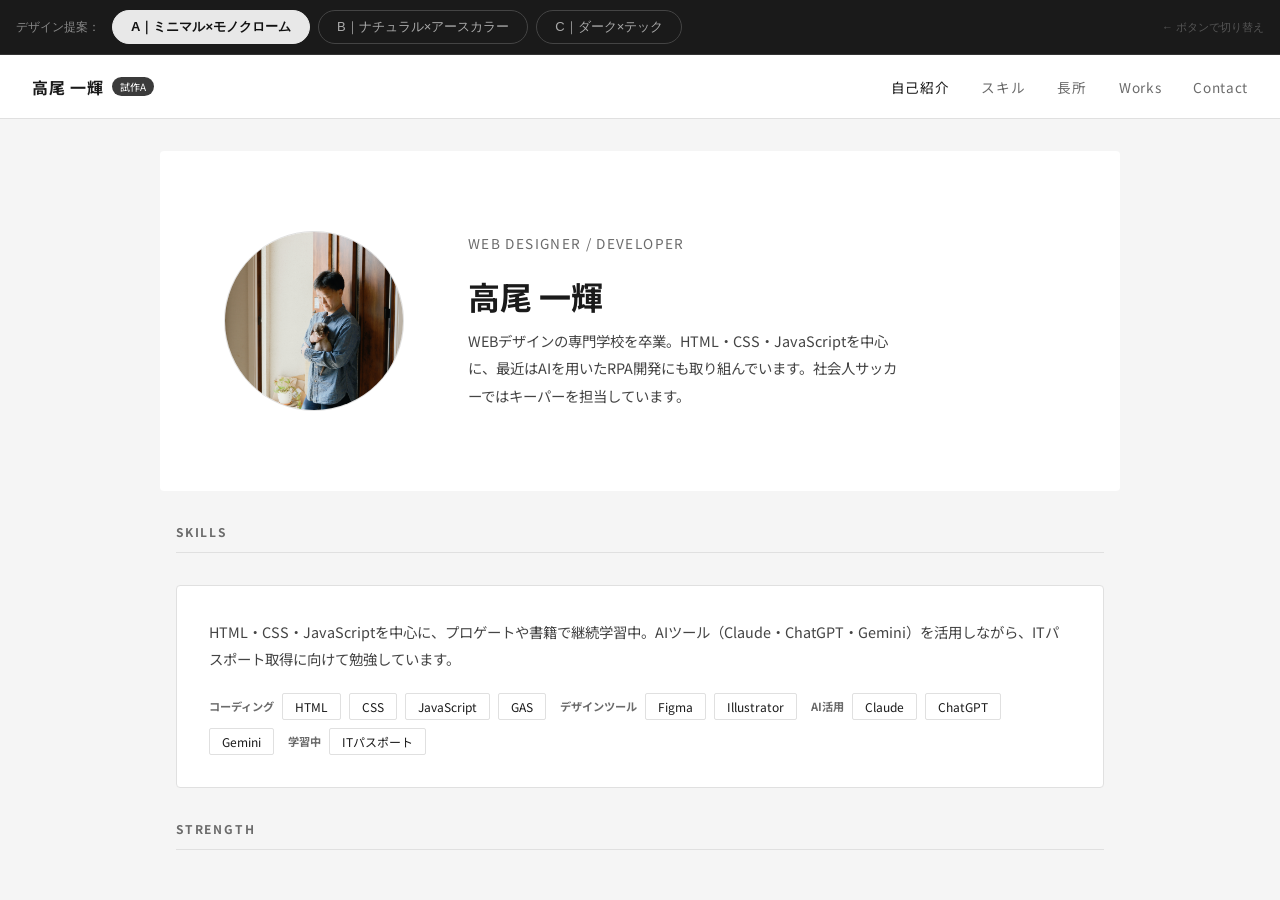
<file: index.html>
<!DOCTYPE html>
<html lang="ja">
<head>
<meta charset="UTF-8">
<meta name="viewport" content="width=device-width, initial-scale=1">
<title>デザイン提案 ビューア</title>
<style>
  * { margin: 0; padding: 0; box-sizing: border-box; }

  body {
    font-family: 'Helvetica Neue', Arial, sans-serif;
    background: #111;
    display: flex;
    flex-direction: column;
    height: 100vh;
    overflow: hidden;
  }

  /* 切替バー */
  .switcher {
    display: flex;
    align-items: center;
    gap: 8px;
    padding: 10px 16px;
    background: #1a1a1a;
    border-bottom: 1px solid #333;
    flex-shrink: 0;
  }

  .switcher-label {
    color: #888;
    font-size: 12px;
    margin-right: 4px;
    white-space: nowrap;
  }

  .btn {
    padding: 7px 18px;
    border: 1px solid #444;
    border-radius: 20px;
    background: transparent;
    color: #aaa;
    font-size: 13px;
    cursor: pointer;
    transition: all 0.2s;
    white-space: nowrap;
  }
  .btn:hover { border-color: #888; color: #fff; }

  .btn.active-a { background: #e8e8e8; color: #111; border-color: #e8e8e8; font-weight: 700; }
  .btn.active-b { background: #8B6F47; color: #fff; border-color: #8B6F47; font-weight: 700; }
  .btn.active-c { background: #7C6EFF; color: #fff; border-color: #7C6EFF; font-weight: 700; }

  .hint {
    margin-left: auto;
    font-size: 11px;
    color: #555;
    white-space: nowrap;
  }

  /* iframe */
  iframe {
    flex: 1;
    width: 100%;
    border: none;
  }

  /* モバイル：折り返し表示、ヒント文は非表示 */
  @media (max-width: 700px) {
    .switcher {
      flex-wrap: wrap;
      gap: 6px;
      padding: 8px 12px;
    }
    .switcher-label {
      width: 100%;
      margin-right: 0;
      margin-bottom: 2px;
    }
    .hint {
      display: none;
    }
    .btn {
      padding: 6px 12px;
      font-size: 12px;
    }
  }
</style>
</head>
<body>

<div class="switcher">
  <span class="switcher-label">デザイン提案：</span>
  <button class="btn active-a" onclick="show('a', this)">A｜ミニマル×モノクローム</button>
  <button class="btn"          onclick="show('b', this)">B｜ナチュラル×アースカラー</button>
  <button class="btn"          onclick="show('c', this)">C｜ダーク×テック</button>
  <span class="hint">← ボタンで切り替え</span>
</div>

<iframe id="preview" src="mockup_a.html"></iframe>

<script>
  function show(id, btn) {
    document.getElementById('preview').src = 'mockup_' + id + '.html';

    // ボタンのアクティブ状態リセット
    document.querySelectorAll('.btn').forEach(b => {
      b.className = 'btn';
    });
    btn.classList.add('active-' + id);
  }
</script>

</body>
</html>
</file>
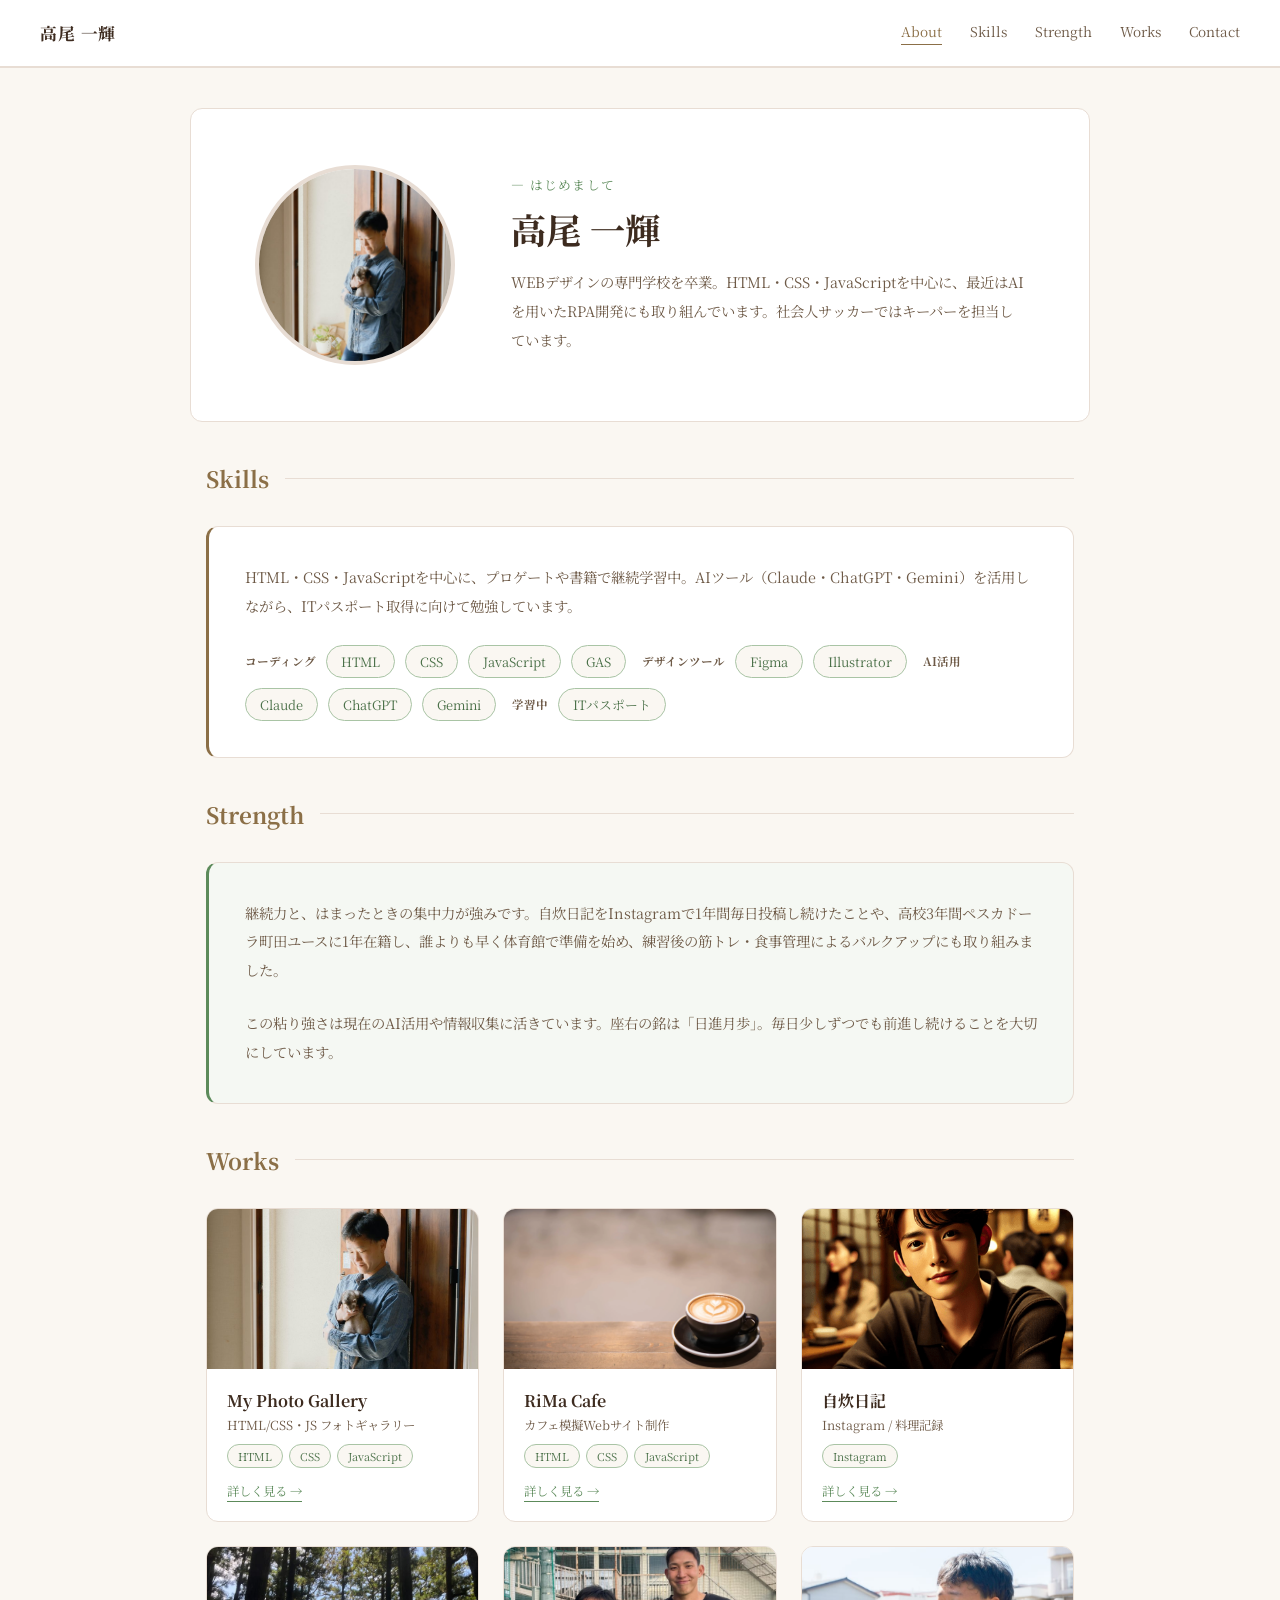
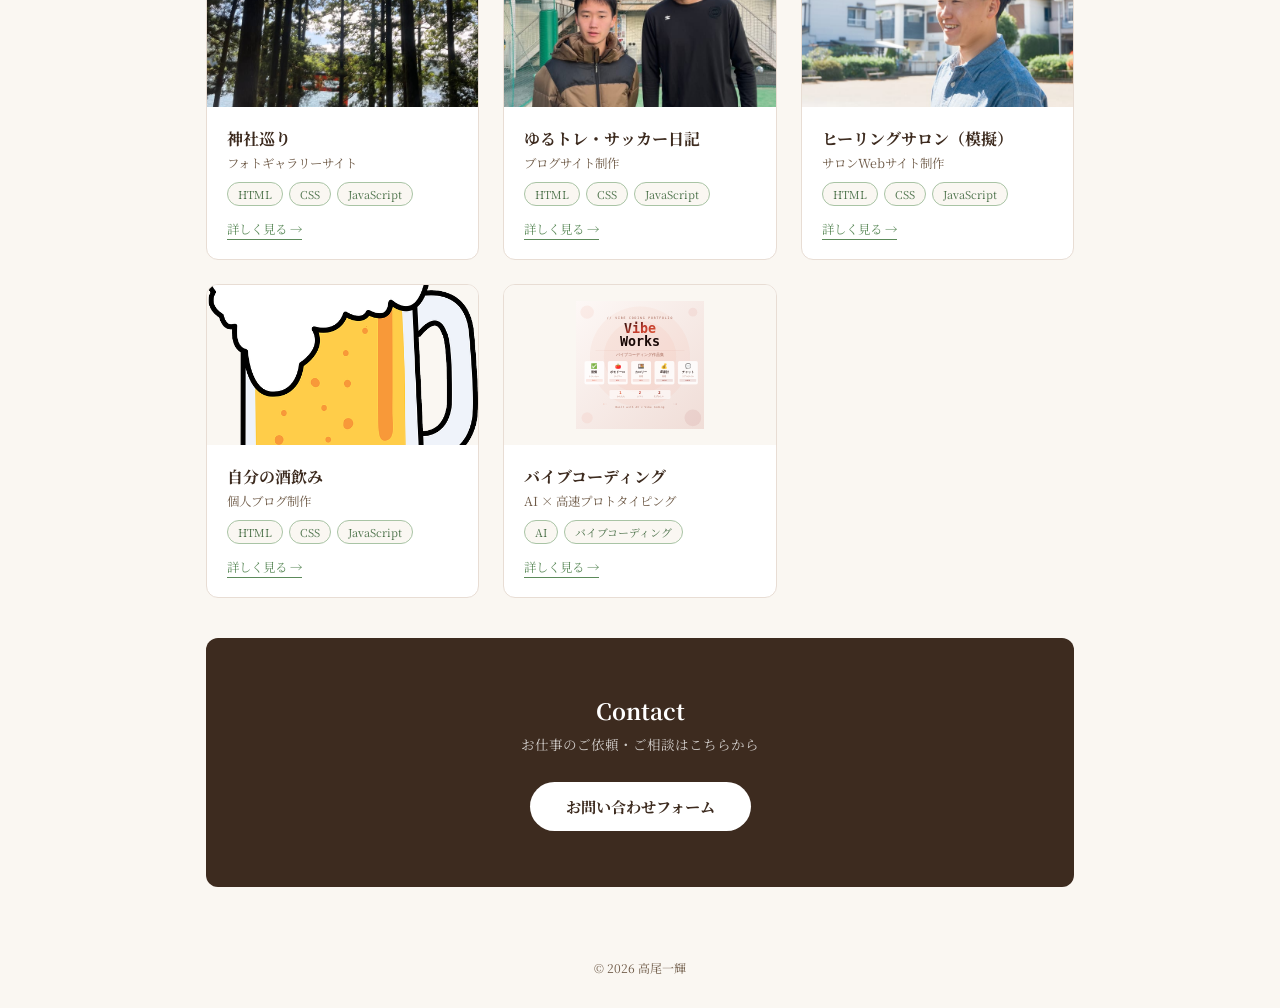
<file: portfolio-b/index.html>
<!DOCTYPE html>
<html lang="ja">
<head>
<meta charset="UTF-8">
<meta name="viewport" content="width=device-width, initial-scale=1">
<title>高尾一輝　ポートフォリオ</title>
<meta name="description" content="高尾一輝のポートフォリオサイト。HTML/CSS・JavaScript・AI活用によるWeb制作の作品を掲載しています。">
<meta property="og:title" content="高尾一輝　ポートフォリオ">
<meta property="og:description" content="HTML/CSS・JavaScript・AI活用によるWeb制作の作品集">
<meta property="og:type" content="website">
<meta property="og:url" content="https://kazukitakao.netlify.app/">
<meta property="og:image" content="https://kazukitakao.netlify.app/images/og-image.jpg">
<meta name="twitter:card" content="summary_large_image">
<link rel="icon" type="image/png" href="images/kazu_ai.png">
<link rel="preconnect" href="https://fonts.googleapis.com">
<link rel="preconnect" href="https://fonts.gstatic.com" crossorigin>
<link href="https://fonts.googleapis.com/css2?family=Noto+Serif+JP:wght@400;700&display=swap" rel="stylesheet">
<style>
  :root {
    --bg: #FAF7F2;
    --surface: #FFFFFF;
    --text: #3D2B1F;
    --sub: #6E5A47; /* #9C8476はコントラスト不足(3.29〜3.51:1)だったため濃色に(6.1〜6.5:1) */
    --accent: #8B6F47;
    --green: #5C8A5A;
    --green-text: #4A7048; /* タグ文字用：#5C8A5Aは背景とのコントラストが3.75:1でAA未達のため濃色に(5.3:1) */
    --green-light: #A9C4A5;
    --border: #E8DDD4;
  }
  * { margin: 0; padding: 0; box-sizing: border-box; }
  html { scroll-behavior: smooth; }
  body { font-family: 'Noto Serif JP', serif; background: var(--bg); color: var(--text); }
  section[id] { scroll-margin-top: 84px; }

  /* Header */
  header {
    background: var(--surface);
    border-bottom: 2px solid var(--border);
    display: flex; align-items: center;
    padding: 0 40px; height: 68px;
    position: sticky; top: 0; z-index: 100;
  }
  header h1 { font-size: 1.05rem; font-weight: 700; color: var(--text); letter-spacing: 0.05em; }
  .desktop-nav { margin-left: auto; display: flex; gap: 28px; }
  .desktop-nav a {
    font-size: 0.85rem; color: var(--sub);
    text-decoration: none; position: relative; padding-bottom: 4px;
  }
  .desktop-nav a::after {
    content: ''; position: absolute; bottom: 0; left: 0;
    width: 0; height: 1px; background: var(--accent);
    transition: width 0.3s;
  }
  .desktop-nav a:hover::after { width: 100%; }
  .desktop-nav a:hover { color: var(--accent); }

  /* ハンバーガー（モバイルのみ） */
  .hamburger {
    display: none;
    width: 44px; height: 44px;
    border: none; background: transparent;
    cursor: pointer; position: relative; z-index: 200;
    margin-left: auto;
  }
  .hamburger span {
    display: block; position: absolute; left: 50%; top: 50%;
    width: 20px; height: 2px; background: var(--accent);
    transform: translate(-50%, -50%);
    transition: all 0.3s;
  }
  .hamburger span:nth-child(1) { margin-top: -6px; }
  .hamburger span:nth-child(3) { margin-top: 6px; }
  .hamburger.active span:nth-child(1) { margin-top: 0; transform: translate(-50%, -50%) rotate(45deg); }
  .hamburger.active span:nth-child(2) { opacity: 0; }
  .hamburger.active span:nth-child(3) { margin-top: 0; transform: translate(-50%, -50%) rotate(-45deg); }

  .mobile-nav {
    position: fixed; top: 68px; right: -100%;
    width: 72%; max-width: 280px; height: calc(100vh - 68px);
    background: var(--surface); border-left: 1px solid var(--border);
    transition: right 0.3s; z-index: 150;
    display: flex; flex-direction: column; padding: 12px 0;
  }
  .mobile-nav.open { right: 0; }
  .mobile-nav a {
    padding: 16px 32px; color: var(--text); text-decoration: none;
    font-size: 0.9rem; border-bottom: 1px solid var(--border);
  }

  /* Hero */
  .hero {
    max-width: 900px; margin: 40px auto;
    background: var(--surface);
    border-radius: 12px;
    padding: 56px 64px;
    display: flex; align-items: center; gap: 56px;
    border: 1px solid var(--border);
  }
  .hero img {
    width: 200px; height: 200px; object-fit: cover;
    border-radius: 50%;
    border: 4px solid var(--border);
    flex-shrink: 0;
  }
  .hero-text .greeting { font-size: 0.8rem; color: var(--green); letter-spacing: 0.1em; margin-bottom: 12px; }
  .hero-text h2 { font-size: 2.2rem; font-weight: 700; margin-bottom: 16px; line-height: 1.3; }
  .hero-text p { font-size: 0.9rem; line-height: 2; color: var(--sub); }

  /* Section */
  section { max-width: 900px; margin: 40px auto; padding: 0 16px; }

  .section-header {
    display: flex; align-items: center; gap: 16px; margin-bottom: 32px;
  }
  .section-header h2 { font-size: 1.4rem; color: var(--accent); }
  .section-header::after {
    content: ''; flex: 1; height: 1px; background: var(--border);
  }

  /* Works */
  .works-grid {
    display: grid;
    grid-template-columns: repeat(auto-fill, minmax(260px, 1fr));
    gap: 24px;
  }
  .work-card {
    background: var(--surface); border: 1px solid var(--border);
    border-radius: 12px; overflow: hidden;
    transition: box-shadow 0.3s, transform 0.3s;
  }
  .work-card:hover { box-shadow: 0 6px 24px rgba(139,111,71,0.16); transform: translateY(-3px); }
  .work-card .thumb {
    width: 100%; height: 160px;
    object-fit: cover;
    background: var(--bg);
    display: block;
  }
  .work-card .card-body { padding: 20px; text-align: left; }
  .work-card .card-title { font-size: 1rem; font-weight: 700; margin-bottom: 4px; }
  .work-card .card-sub { font-size: 0.78rem; color: var(--sub); margin-bottom: 10px; }
  .card-tags { display: flex; flex-wrap: wrap; gap: 6px; margin-bottom: 10px; }
  .tag-mini {
    font-size: 0.68rem; padding: 3px 10px;
    background: var(--bg); border: 1px solid var(--green-light);
    border-radius: 12px; color: var(--green-text);
  }
  .work-card a.view-link {
    font-size: 0.78rem; color: var(--green);
    text-decoration: none; border-bottom: 1px solid var(--green);
    padding-bottom: 1px; transition: opacity 0.2s;
  }
  .work-card a.view-link:hover { opacity: 0.7; }

  /* Skills / Strength */
  .skills-box {
    background: var(--surface); border: 1px solid var(--border);
    border-left: 3px solid var(--accent);
    border-radius: 12px; padding: 36px;
  }
  /* Strengthは緑系の左ボーダー+淡色背景で、Skillsとの単調な繰り返しを避ける */
  .skills-box.strength-box {
    background: #F5F8F3; border-left: 3px solid var(--green);
  }
  .skills-box p { font-size: 0.9rem; line-height: 2; color: var(--sub); margin-bottom: 24px; }
  .skills-box p:last-child { margin-bottom: 0; }
  .skill-tags { display: flex; flex-wrap: wrap; align-items: center; gap: 10px; }
  .tag-group-label { font-size: 0.72rem; font-weight: 700; color: var(--sub); margin-left: 6px; }
  .tag-group-label:first-child { margin-left: 0; }
  .tag {
    font-size: 0.8rem; padding: 6px 14px;
    background: var(--bg); border: 1px solid var(--green-light);
    border-radius: 20px; color: var(--green-text);
  }

  /* Contact：最重要のCTAなので、他で多用しているaccentではなく最も濃いtextを使い視覚的な重みを持たせる */
  .contact-box {
    background: var(--text);
    border-radius: 12px; padding: 56px;
    text-align: center; margin-bottom: 40px;
  }
  .contact-box h3 { color: #fff; font-size: 1.4rem; margin-bottom: 8px; }
  .contact-box p { color: rgba(255,255,255,0.75); font-size: 0.85rem; margin-bottom: 28px; }
  .contact-box .contact-btn {
    display: inline-block;
    background: #fff; color: var(--text);
    border: none; border-radius: 30px;
    padding: 14px 36px; font-size: 0.95rem; font-weight: 700;
    font-family: 'Noto Serif JP', serif;
    text-decoration: none;
    cursor: pointer; transition: transform 0.2s;
  }
  .contact-box .contact-btn:hover { transform: scale(1.03); }

  footer { text-align: center; padding: 32px; color: var(--sub); font-size: 0.75rem; }

  /* ナビ：現在地ハイライト（PC・モバイル共通） */
  .desktop-nav a.current { color: var(--accent); }
  .desktop-nav a.current::after { width: 100%; }
  .mobile-nav a.current { color: var(--accent); font-weight: 700; background: var(--bg); }

  /* トップへ戻るボタン：常時出るUIなのでaccentより控えめなsubにし、accent/textの主張を邪魔しない */
  #to-top {
    position: fixed; right: 24px; bottom: 24px; z-index: 900;
    width: 48px; height: 48px; border: none; border-radius: 50%;
    background: var(--sub); color: #fff; font-size: 1.2rem; cursor: pointer;
    opacity: 0; visibility: hidden; transform: translateY(12px);
    transition: opacity 0.3s, transform 0.3s, visibility 0.3s;
  }
  #to-top.visible { opacity: 1; visibility: visible; transform: none; }
  #to-top:hover { transform: scale(1.05); }

  /* スクロール出現アニメーション */
  .fade-up { opacity: 0; transform: translateY(24px); transition: opacity 0.7s ease, transform 0.7s ease; }
  .fade-up.is-visible { opacity: 1; transform: none; }

  @media (prefers-reduced-motion: reduce) {
    html { scroll-behavior: auto; }
    .fade-up { opacity: 1; transform: none; transition: none; }
  }

  /* レスポンシブ */
  @media (max-width: 700px) {
    header { padding: 0 20px; }
    .desktop-nav { display: none; }
    .hamburger { display: block; }
    .hero { flex-direction: column; text-align: center; padding: 40px 24px; gap: 24px; margin: 16px; }
    .hero img { width: 150px; height: 150px; }
    .works-grid { grid-template-columns: 1fr; }
  }

  /* ===== ロゴスプラッシュ（KAZUKI TAKAO ブランドマーク） =====
     4-1-4方式：完成画像1枚をそのままフェードアップ表示するだけのシンプルな構成。
     Figmaでフォント・文字サイズ調整済みの完成画像(kt-logo-full.png)を
     分割・再配置せず実物のまま使うことで、位置ズレ等のトラブルを避ける。 */
  body.kt-splash-active { overflow: hidden; }
  #kt-splash {
    position: fixed; inset: 0; z-index: 9999;
    background: #ffffff;
    display: flex; align-items: center; justify-content: center;
    transition: opacity 0.6s ease;
  }
  #kt-splash.fadeout { opacity: 0; pointer-events: none; }

  #kt-splash-logo {
    width: min(88vw, 460px); height: auto;
    opacity: 0;
    animation: kt-logo-zoomin 0.8s ease forwards;
  }
  @keyframes kt-logo-zoomin {
    from { opacity: 0; transform: scale(0.85); }
    to { opacity: 1; transform: scale(1); }
  }

  @media (prefers-reduced-motion: reduce) {
    #kt-splash { display: none; }
  }
</style>
</head>
<body>

<div id="kt-splash" aria-hidden="true">
  <img id="kt-splash-logo" src="images/kt-logo-full.png" alt="KAZUKI TAKAO">
</div>

<header>
  <h1>高尾 一輝</h1>
  <nav class="desktop-nav">
    <a href="#about">About</a>
    <a href="#skills">Skills</a>
    <a href="#strength">Strength</a>
    <a href="#works">Works</a>
    <a href="#contact">Contact</a>
  </nav>
  <button class="hamburger" type="button" aria-label="メニューを開く" aria-expanded="false" aria-controls="mobile-nav">
    <span></span><span></span><span></span>
  </button>
</header>

<nav id="mobile-nav" class="mobile-nav" aria-label="モバイルメニュー">
  <a href="#about">About</a>
  <a href="#skills">Skills</a>
  <a href="#strength">Strength</a>
  <a href="#works">Works</a>
  <a href="#contact">Contact</a>
</nav>

<div class="hero" id="about">
  <img src="images/profile_new.jpeg" alt="プロフィール写真">
  <div class="hero-text">
    <div class="greeting">— はじめまして</div>
    <h2>高尾 一輝</h2>
    <p>WEBデザインの専門学校を卒業。HTML・CSS・JavaScriptを中心に、最近はAIを用いたRPA開発にも取り組んでいます。社会人サッカーではキーパーを担当しています。</p>
  </div>
</div>

<section id="skills">
  <div class="section-header"><h2>Skills</h2></div>
  <div class="skills-box">
    <p>HTML・CSS・JavaScriptを中心に、プロゲートや書籍で継続学習中。AIツール（Claude・ChatGPT・Gemini）を活用しながら、ITパスポート取得に向けて勉強しています。</p>
    <div class="skill-tags">
      <span class="tag-group-label">コーディング</span>
      <span class="tag">HTML</span>
      <span class="tag">CSS</span>
      <span class="tag">JavaScript</span>
      <span class="tag">GAS</span>
      <span class="tag-group-label">デザインツール</span>
      <span class="tag">Figma</span>
      <span class="tag">Illustrator</span>
      <span class="tag-group-label">AI活用</span>
      <span class="tag">Claude</span>
      <span class="tag">ChatGPT</span>
      <span class="tag">Gemini</span>
      <span class="tag-group-label">学習中</span>
      <span class="tag">ITパスポート</span>
    </div>
  </div>
</section>

<section id="strength">
  <div class="section-header"><h2>Strength</h2></div>
  <div class="skills-box strength-box">
    <p>継続力と、はまったときの集中力が強みです。自炊日記をInstagramで1年間毎日投稿し続けたことや、高校3年間ペスカドーラ町田ユースに1年在籍し、誰よりも早く体育館で準備を始め、練習後の筋トレ・食事管理によるバルクアップにも取り組みました。</p>
    <p>この粘り強さは現在のAI活用や情報収集に活きています。座右の銘は「日進月歩」。毎日少しずつでも前進し続けることを大切にしています。</p>
  </div>
</section>

<section id="works">
  <div class="section-header"><h2>Works</h2></div>
  <div class="works-grid">
    <div class="work-card">
      <img class="thumb" loading="lazy" src="images/gallery_sample.jpeg" alt="My Photo Gallery">
      <div class="card-body">
        <div class="card-title">My Photo Gallery</div>
        <div class="card-sub">HTML/CSS・JS フォトギャラリー</div>
        <div class="card-tags"><span class="tag-mini">HTML</span><span class="tag-mini">CSS</span><span class="tag-mini">JavaScript</span></div>
        <a class="view-link" href="https://kazukitakao.netlify.app/My_photo_gallery/" target="_blank" rel="noopener">詳しく見る →</a>
      </div>
    </div>
    <div class="work-card">
      <img class="thumb" loading="lazy" src="images/hero_pc.webp" alt="RiMa Cafe">
      <div class="card-body">
        <div class="card-title">RiMa Cafe</div>
        <div class="card-sub">カフェ模擬Webサイト制作</div>
        <div class="card-tags"><span class="tag-mini">HTML</span><span class="tag-mini">CSS</span><span class="tag-mini">JavaScript</span></div>
        <a class="view-link" href="https://kazukitakao.netlify.app/rimacafe/" target="_blank" rel="noopener">詳しく見る →</a>
      </div>
    </div>
    <div class="work-card">
      <img class="thumb" loading="lazy" src="images/kazu_ai.png" alt="自炊日記">
      <div class="card-body">
        <div class="card-title">自炊日記</div>
        <div class="card-sub">Instagram / 料理記録</div>
        <div class="card-tags"><span class="tag-mini">Instagram</span></div>
        <a class="view-link" href="https://www.instagram.com/cooking.kazu01" target="_blank" rel="noopener">詳しく見る →</a>
      </div>
    </div>
    <div class="work-card">
      <img class="thumb" loading="lazy" src="images/img_2055.jpg" alt="神社巡り">
      <div class="card-body">
        <div class="card-title">神社巡り</div>
        <div class="card-sub">フォトギャラリーサイト</div>
        <div class="card-tags"><span class="tag-mini">HTML</span><span class="tag-mini">CSS</span><span class="tag-mini">JavaScript</span></div>
        <a class="view-link" href="https://kazukitakao.netlify.app/Demo-gallery/" target="_blank" rel="noopener">詳しく見る →</a>
      </div>
    </div>
    <div class="work-card">
      <img class="thumb" loading="lazy" src="images/grant4.jpeg" alt="ゆるトレ・サッカー日記">
      <div class="card-body">
        <div class="card-title">ゆるトレ・サッカー日記</div>
        <div class="card-sub">ブログサイト制作</div>
        <div class="card-tags"><span class="tag-mini">HTML</span><span class="tag-mini">CSS</span><span class="tag-mini">JavaScript</span></div>
        <a class="view-link" href="https://kazukitakao.netlify.app/kadai2/" target="_blank" rel="noopener">詳しく見る →</a>
      </div>
    </div>
    <div class="work-card">
      <img class="thumb" loading="lazy" src="images/heling_therapist.jpeg" alt="ヒーリングサロン（模擬）" style="object-position: center 78%;">
      <div class="card-body">
        <div class="card-title">ヒーリングサロン（模擬）</div>
        <div class="card-sub">サロンWebサイト制作</div>
        <div class="card-tags"><span class="tag-mini">HTML</span><span class="tag-mini">CSS</span><span class="tag-mini">JavaScript</span></div>
        <a class="view-link" href="https://kazukitakao.netlify.app/heling/" target="_blank" rel="noopener">詳しく見る →</a>
      </div>
    </div>
    <div class="work-card">
      <img class="thumb" loading="lazy" src="images/beel.png" alt="自分の酒飲み">
      <div class="card-body">
        <div class="card-title">自分の酒飲み</div>
        <div class="card-sub">個人ブログ制作</div>
        <div class="card-tags"><span class="tag-mini">HTML</span><span class="tag-mini">CSS</span><span class="tag-mini">JavaScript</span></div>
        <a class="view-link" href="https://kazukitakao.netlify.app/drink/" target="_blank" rel="noopener">詳しく見る →</a>
      </div>
    </div>
    <div class="work-card">
      <img class="thumb" loading="lazy" src="images/vibe_coding.svg" alt="バイブコーディング" style="object-fit: contain; padding: 16px; background: var(--bg);">
      <div class="card-body">
        <div class="card-title">バイブコーディング</div>
        <div class="card-sub">AI × 高速プロトタイピング</div>
        <div class="card-tags"><span class="tag-mini">AI</span><span class="tag-mini">バイブコーディング</span></div>
        <a class="view-link" href="https://kazukitakao.netlify.app/vibe/" target="_blank" rel="noopener">詳しく見る →</a>
      </div>
    </div>
  </div>
</section>

<section id="contact">
  <div class="contact-box">
    <h3>Contact</h3>
    <p>お仕事のご依頼・ご相談はこちらから</p>
    <a class="contact-btn" href="https://docs.google.com/forms/d/e/1FAIpQLSebplFTU_S-tZXLR4ASSA_NHL0_x-g35ypijREtJYZ09A0PBQ/viewform?usp=sf_link" target="_blank" rel="noopener">お問い合わせフォーム</a>
  </div>
</section>

<footer>© <span id="year"></span> 高尾一輝</footer>

<!-- トップへ戻るボタン -->
<button id="to-top" type="button" aria-label="ページの先頭へ戻る">↑</button>

<script>
  document.getElementById('year').textContent = new Date().getFullYear();

  // ロゴスプラッシュ（4-1-4方式：完成画像1枚をフェードアップ表示するだけ）
  (function () {
    const splash = document.getElementById('kt-splash');
    if (!splash) return;
    const reduceMotion = window.matchMedia('(prefers-reduced-motion: reduce)').matches;
    if (reduceMotion || sessionStorage.getItem('kt_logo_splash_shown_b')) {
      splash.style.display = 'none';
      return;
    }
    sessionStorage.setItem('kt_logo_splash_shown_b', '1');
    document.body.classList.add('kt-splash-active');

    setTimeout(() => {
      splash.classList.add('fadeout');
      document.body.classList.remove('kt-splash-active');
      setTimeout(() => { splash.style.display = 'none'; }, 700);
    }, 1800);
  })();

  // ハンバーガーメニュー
  const hamburger = document.querySelector('.hamburger');
  const mobileNav = document.getElementById('mobile-nav');
  const toggleMenu = (open) => {
    hamburger.classList.toggle('active', open);
    mobileNav.classList.toggle('open', open);
    hamburger.setAttribute('aria-expanded', open);
  };
  hamburger.addEventListener('click', () => toggleMenu(!hamburger.classList.contains('active')));
  mobileNav.querySelectorAll('a').forEach((a) => a.addEventListener('click', () => toggleMenu(false)));

  // スクロール出現アニメーション
  const fadeTargets = document.querySelectorAll('.hero, .skills-box, .work-card, .contact-box');
  fadeTargets.forEach((el) => el.classList.add('fade-up'));
  const io = new IntersectionObserver((entries) => {
    entries.forEach((entry) => {
      if (entry.isIntersecting) {
        entry.target.classList.add('is-visible');
        io.unobserve(entry.target);
      }
    });
  }, { rootMargin: '0px 0px -10% 0px' });
  fadeTargets.forEach((el) => io.observe(el));

  // トップへ戻るボタン
  const toTopBtn = document.getElementById('to-top');
  window.addEventListener('scroll', () => {
    toTopBtn.classList.toggle('visible', window.scrollY > 300);
  }, { passive: true });
  toTopBtn.addEventListener('click', () => {
    window.scrollTo({ top: 0, behavior: 'smooth' });
  });

  // PCナビの現在地ハイライト
  const navLinksAll = document.querySelectorAll('.desktop-nav a, .mobile-nav a');
  const currentObserver = new IntersectionObserver((entries) => {
    entries.forEach((entry) => {
      if (!entry.isIntersecting) return;
      navLinksAll.forEach((link) => {
        link.classList.toggle('current', link.getAttribute('href') === '#' + entry.target.id);
      });
    });
  }, { rootMargin: '-40% 0px -55% 0px' });
  document.querySelectorAll('#about, #skills, #strength, #works, #contact').forEach((sec) => currentObserver.observe(sec));
</script>
</body>
</html>
</file>
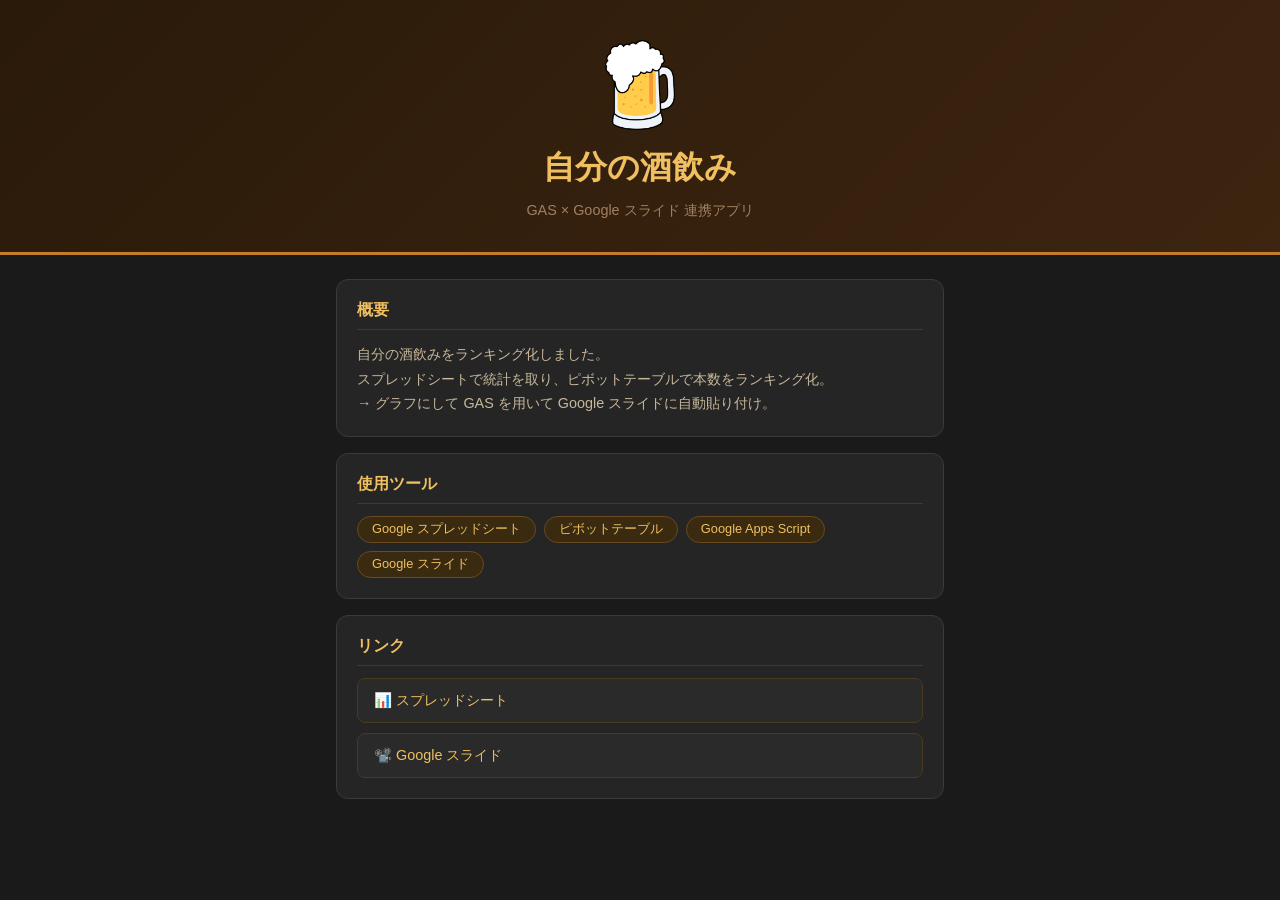
<file: portfolio-b/drink/index.html>
<!DOCTYPE html>
<html lang="ja">
<head>
  <meta charset="UTF-8">
  <meta name="viewport" content="width=device-width, initial-scale=1.0">
  <title>自分の酒飲み</title>
  <link rel="stylesheet" href="style.css">
</head>
<body>

  <header>
    <img src="beel.png" alt="ビール">
    <h1>自分の酒飲み</h1>
    <p class="subtitle">GAS × Google スライド 連携アプリ</p>
  </header>

  <main>

    <section class="card">
      <h2>概要</h2>
      <p>
        自分の酒飲みをランキング化しました。<br>
        スプレッドシートで統計を取り、ピボットテーブルで本数をランキング化。<br>
        → グラフにして GAS を用いて Google スライドに自動貼り付け。
      </p>
    </section>

    <section class="card">
      <h2>使用ツール</h2>
      <div class="tags">
        <span class="tag">Google スプレッドシート</span>
        <span class="tag">ピボットテーブル</span>
        <span class="tag">Google Apps Script</span>
        <span class="tag">Google スライド</span>
      </div>
    </section>

    <section class="card">
      <h2>リンク</h2>
      <div class="links">
        <a href="https://docs.google.com/spreadsheets/d/1LnLlG2_uDod8zRg6amGdGXbJp_BaY-KJRKvGZVg8rY0" target="_blank" class="link-btn">
          📊 スプレッドシート
        </a>
        <a href="https://docs.google.com/presentation/d/18zz433ar1Rd8jYU95V1bselFfLkftz-02YFa6xroEh0/edit?usp=sharing" target="_blank" class="link-btn">
          📽️ Google スライド
        </a>
      </div>
    </section>


  </main>

</body>
</html>
</file>
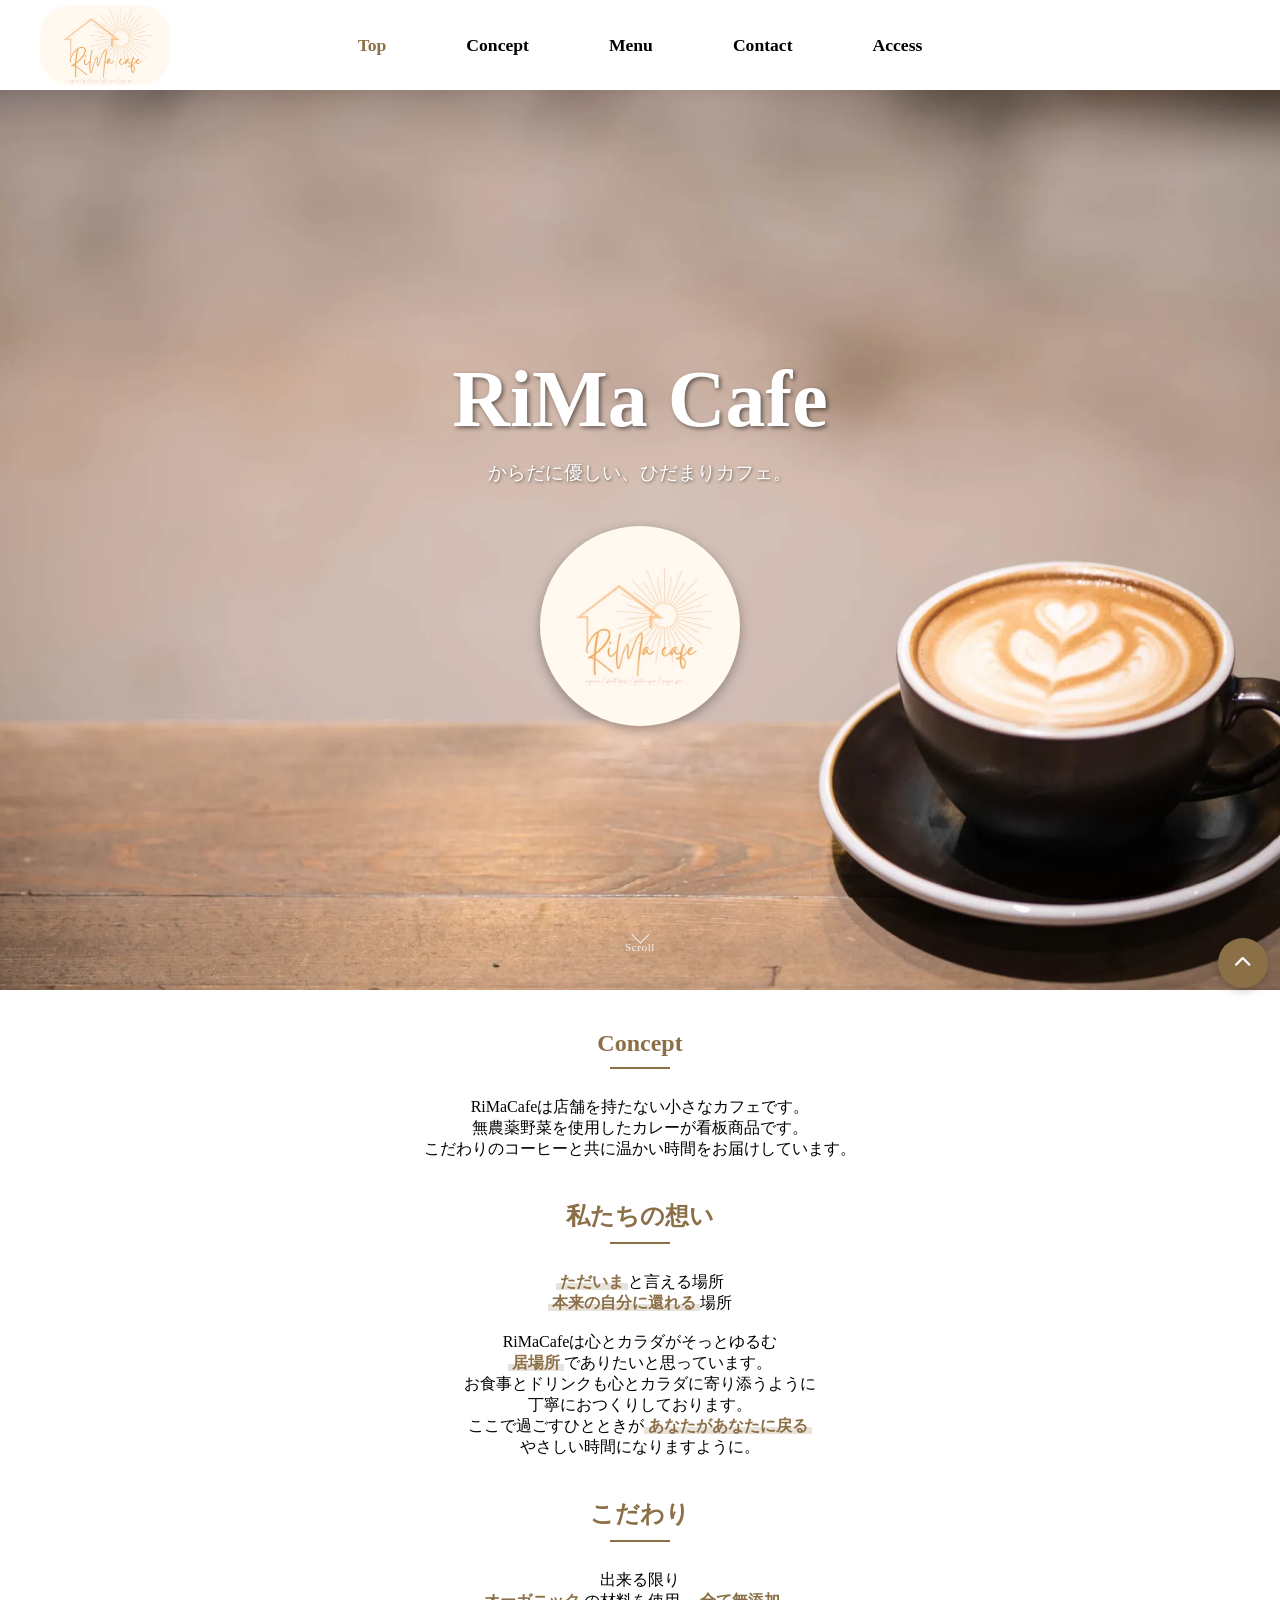
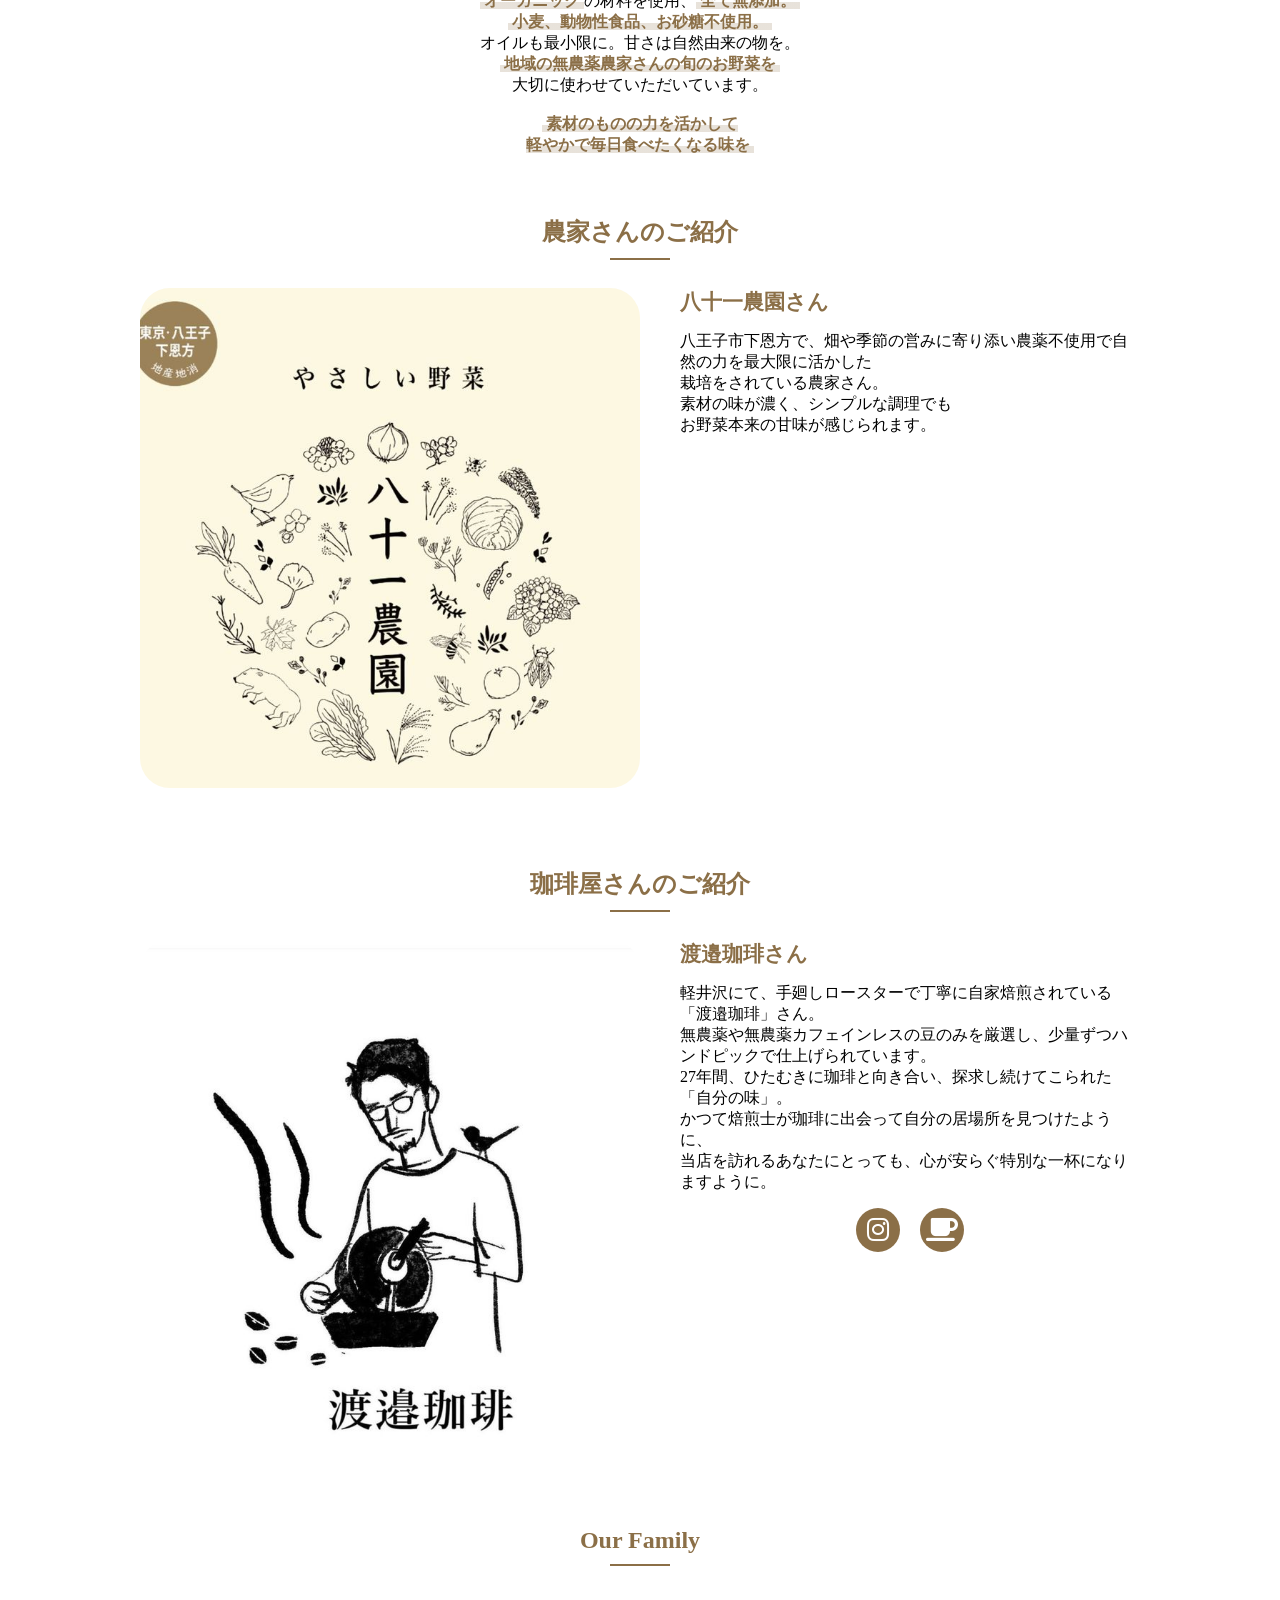
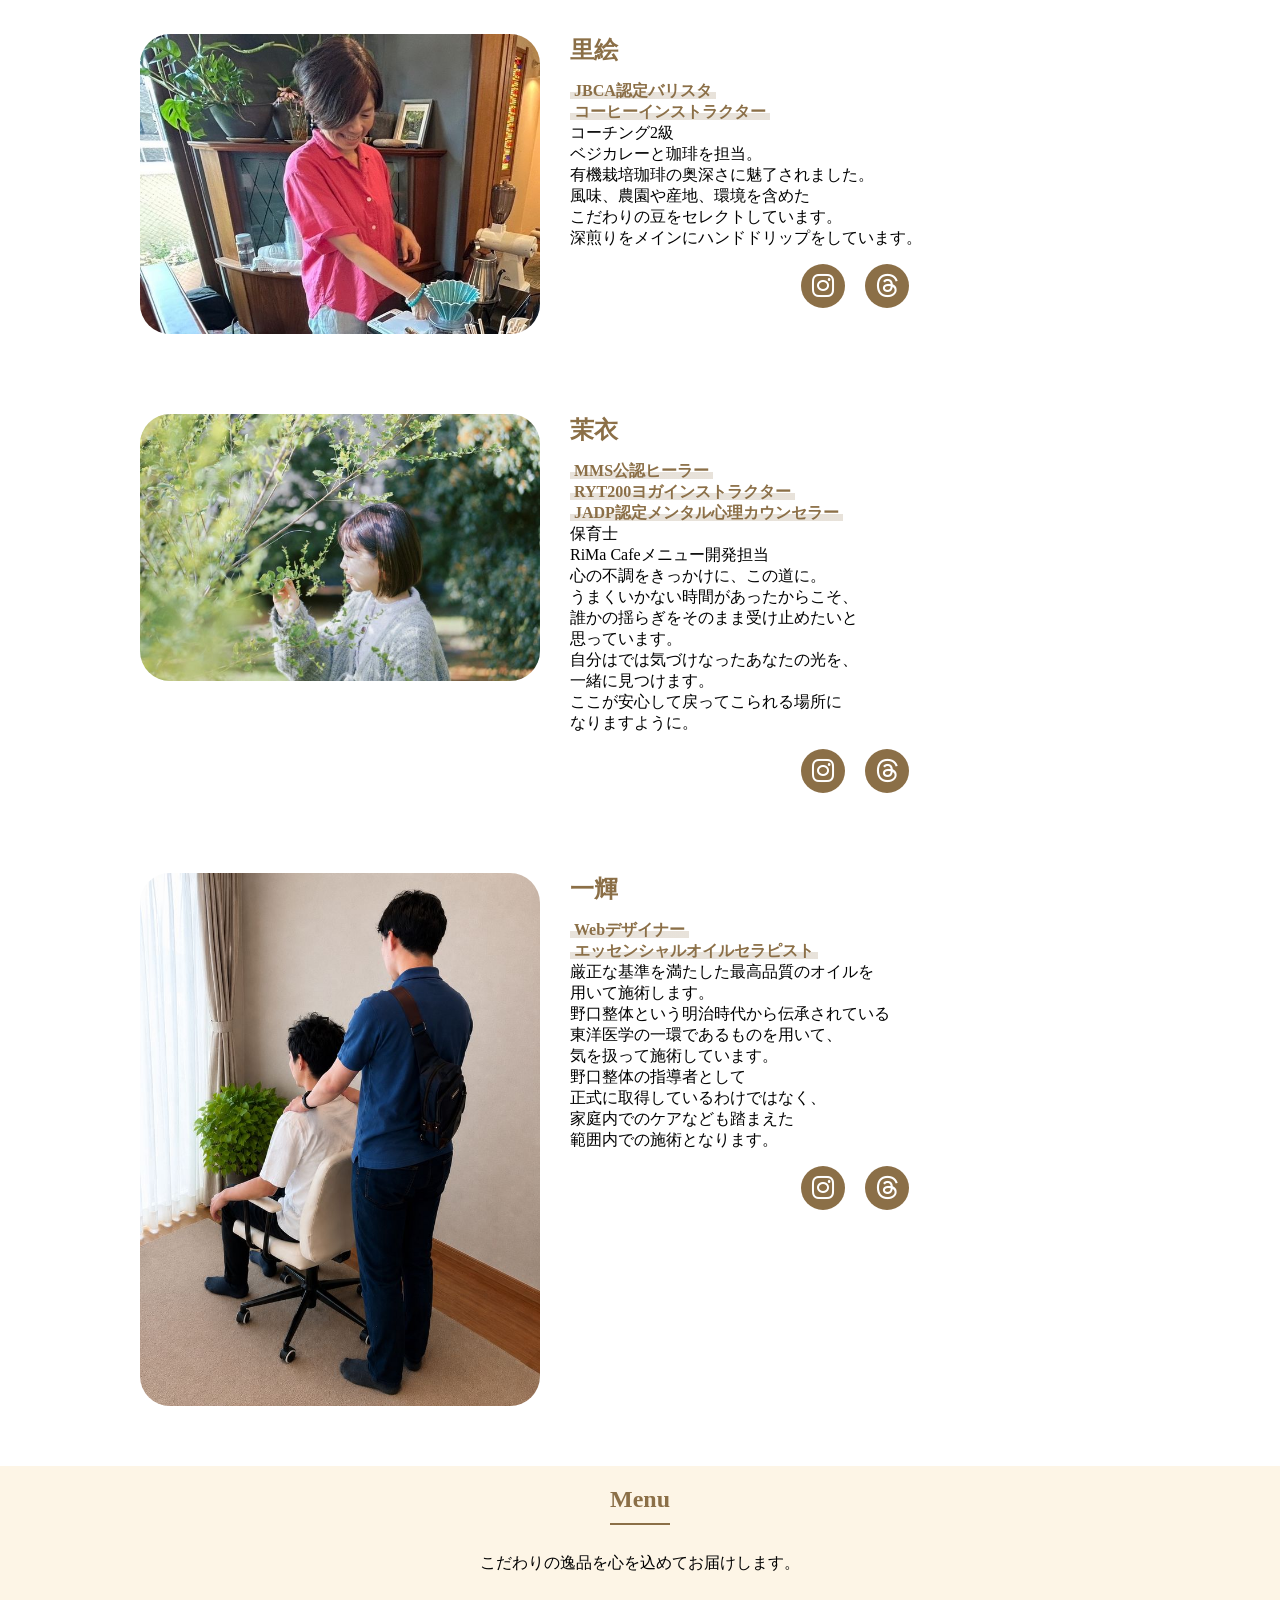
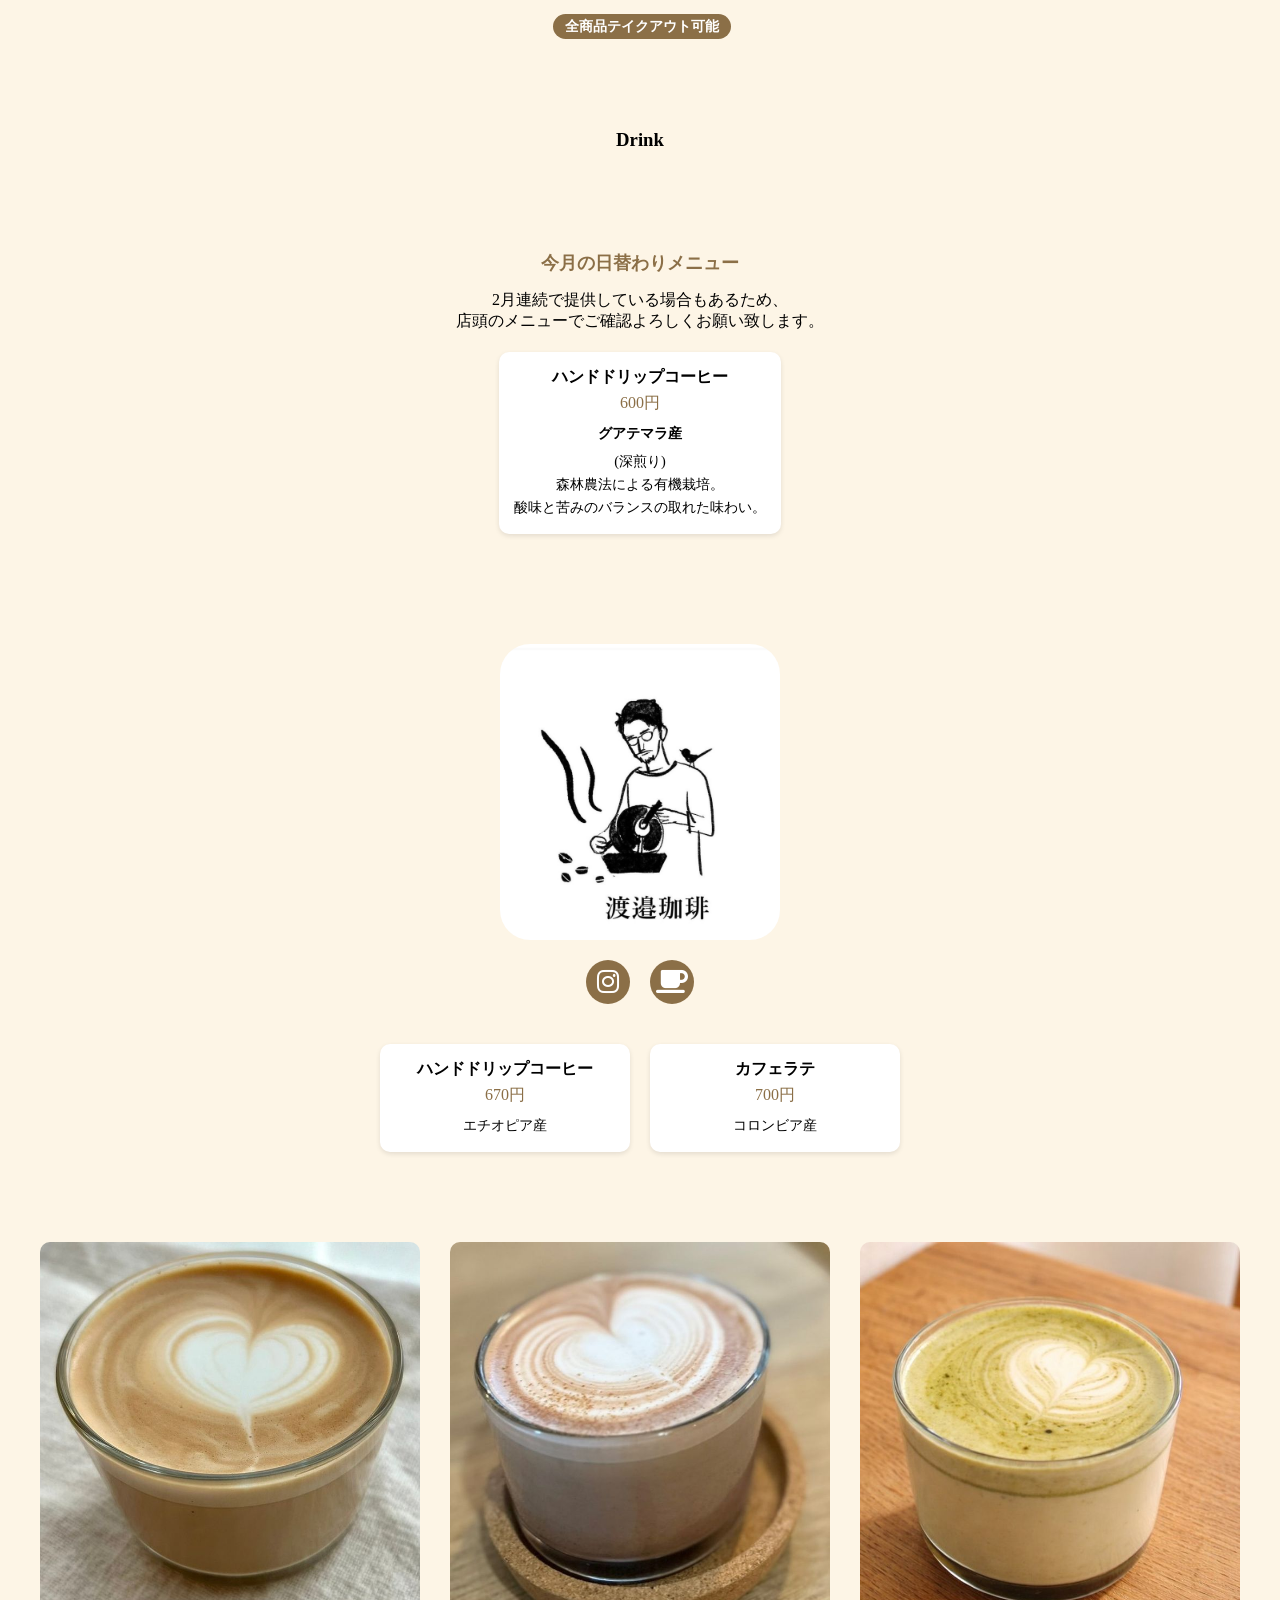
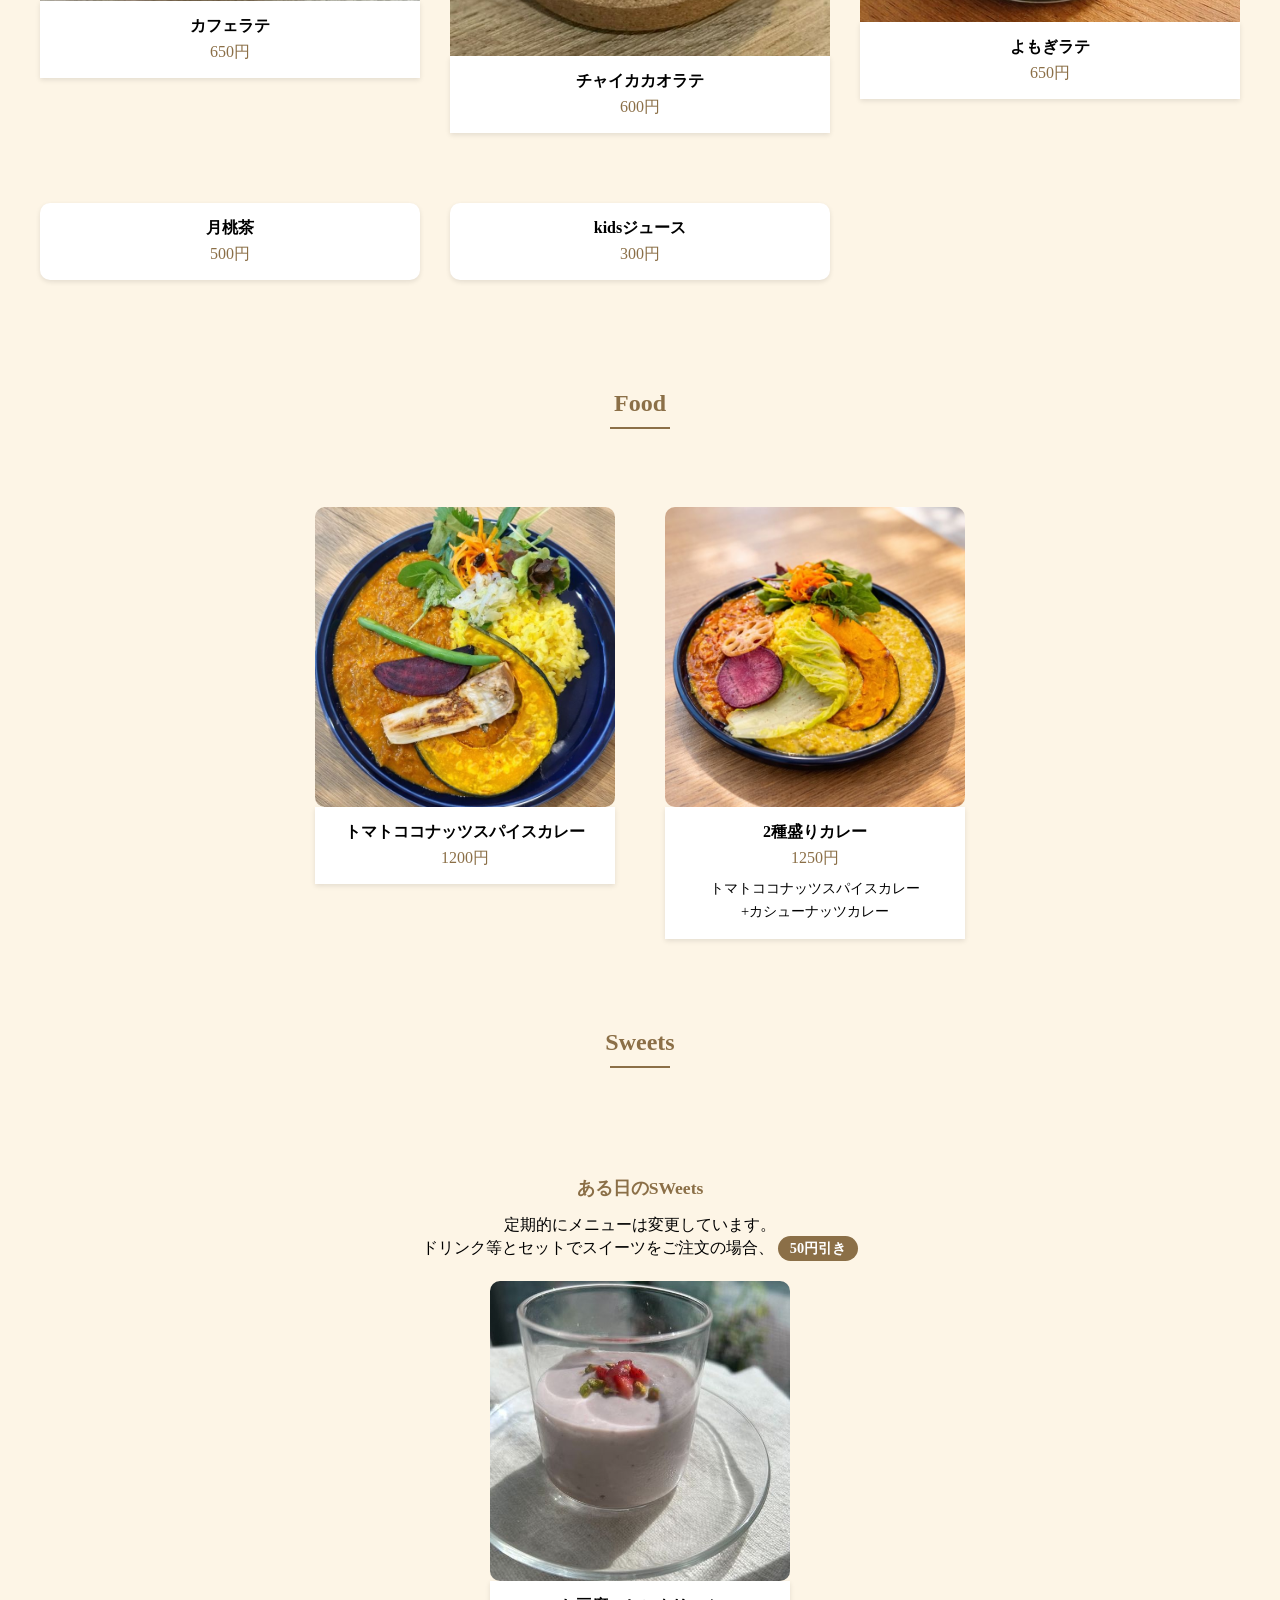
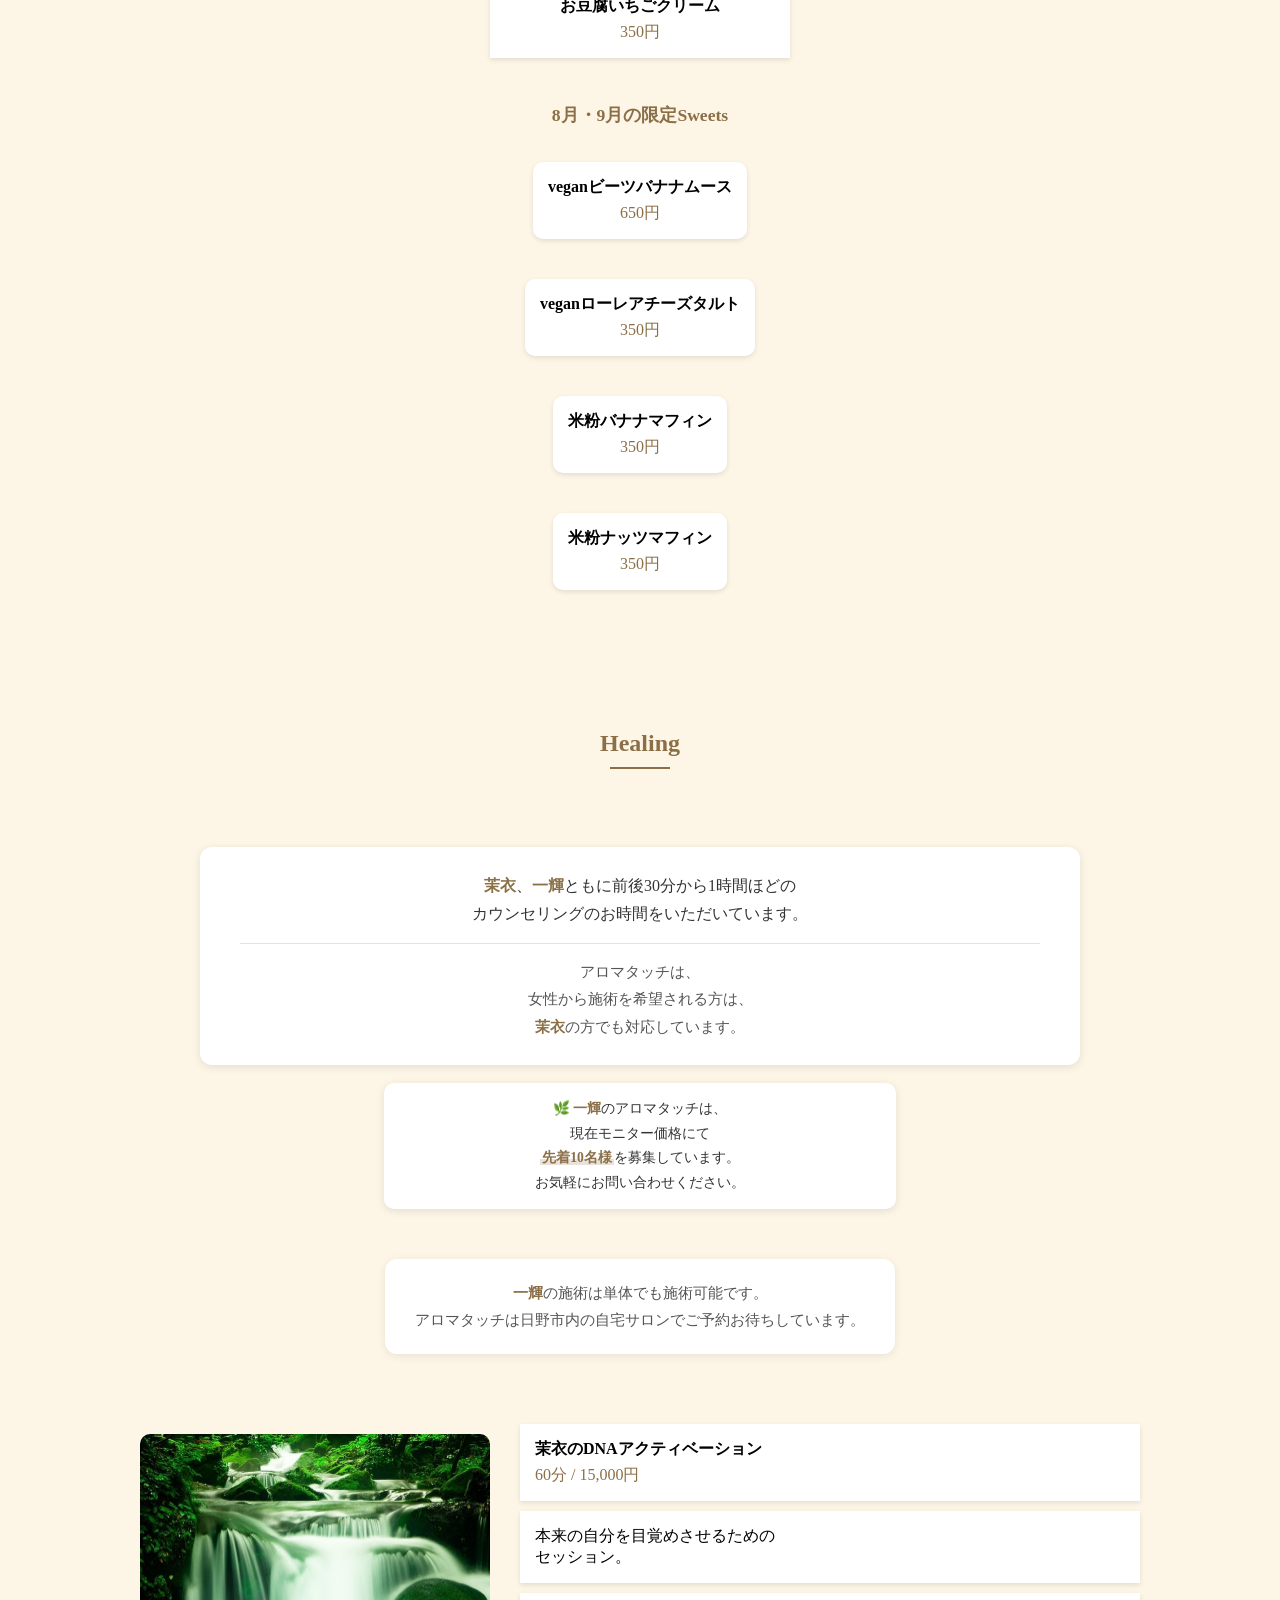
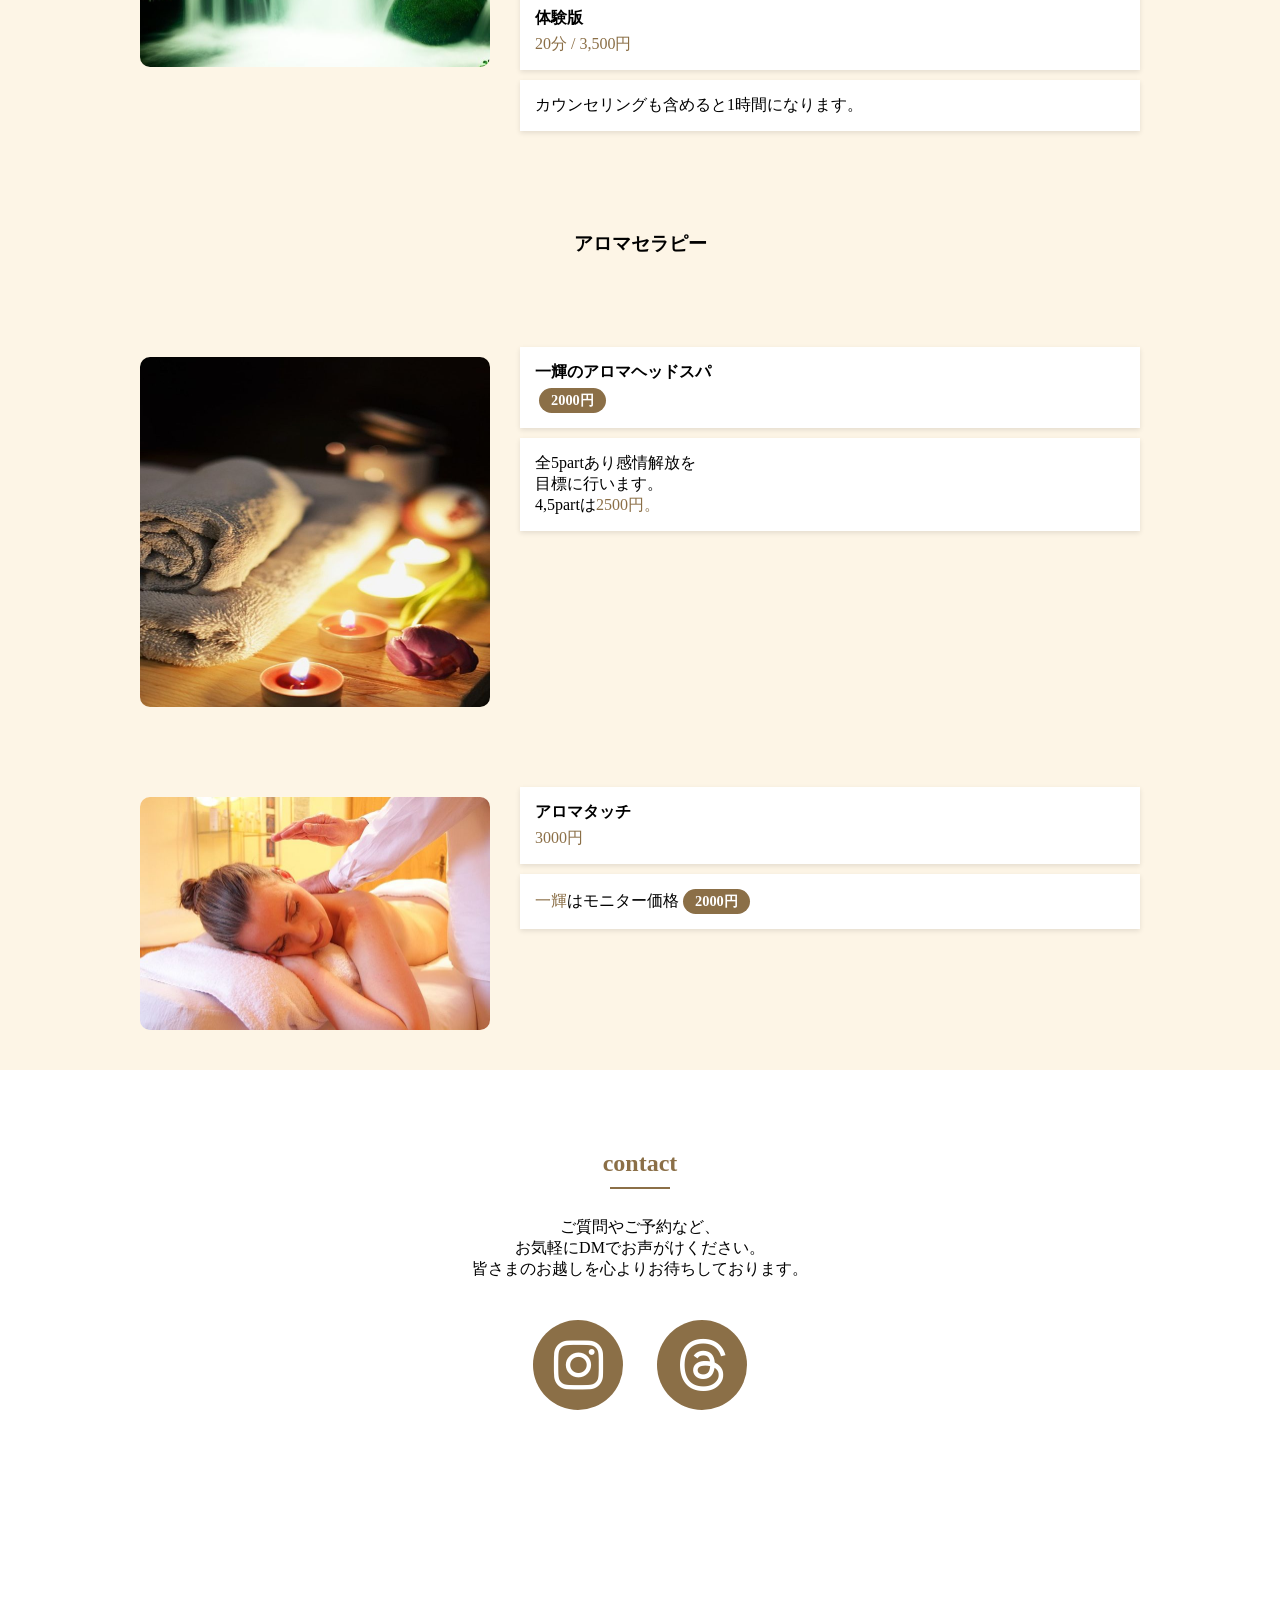
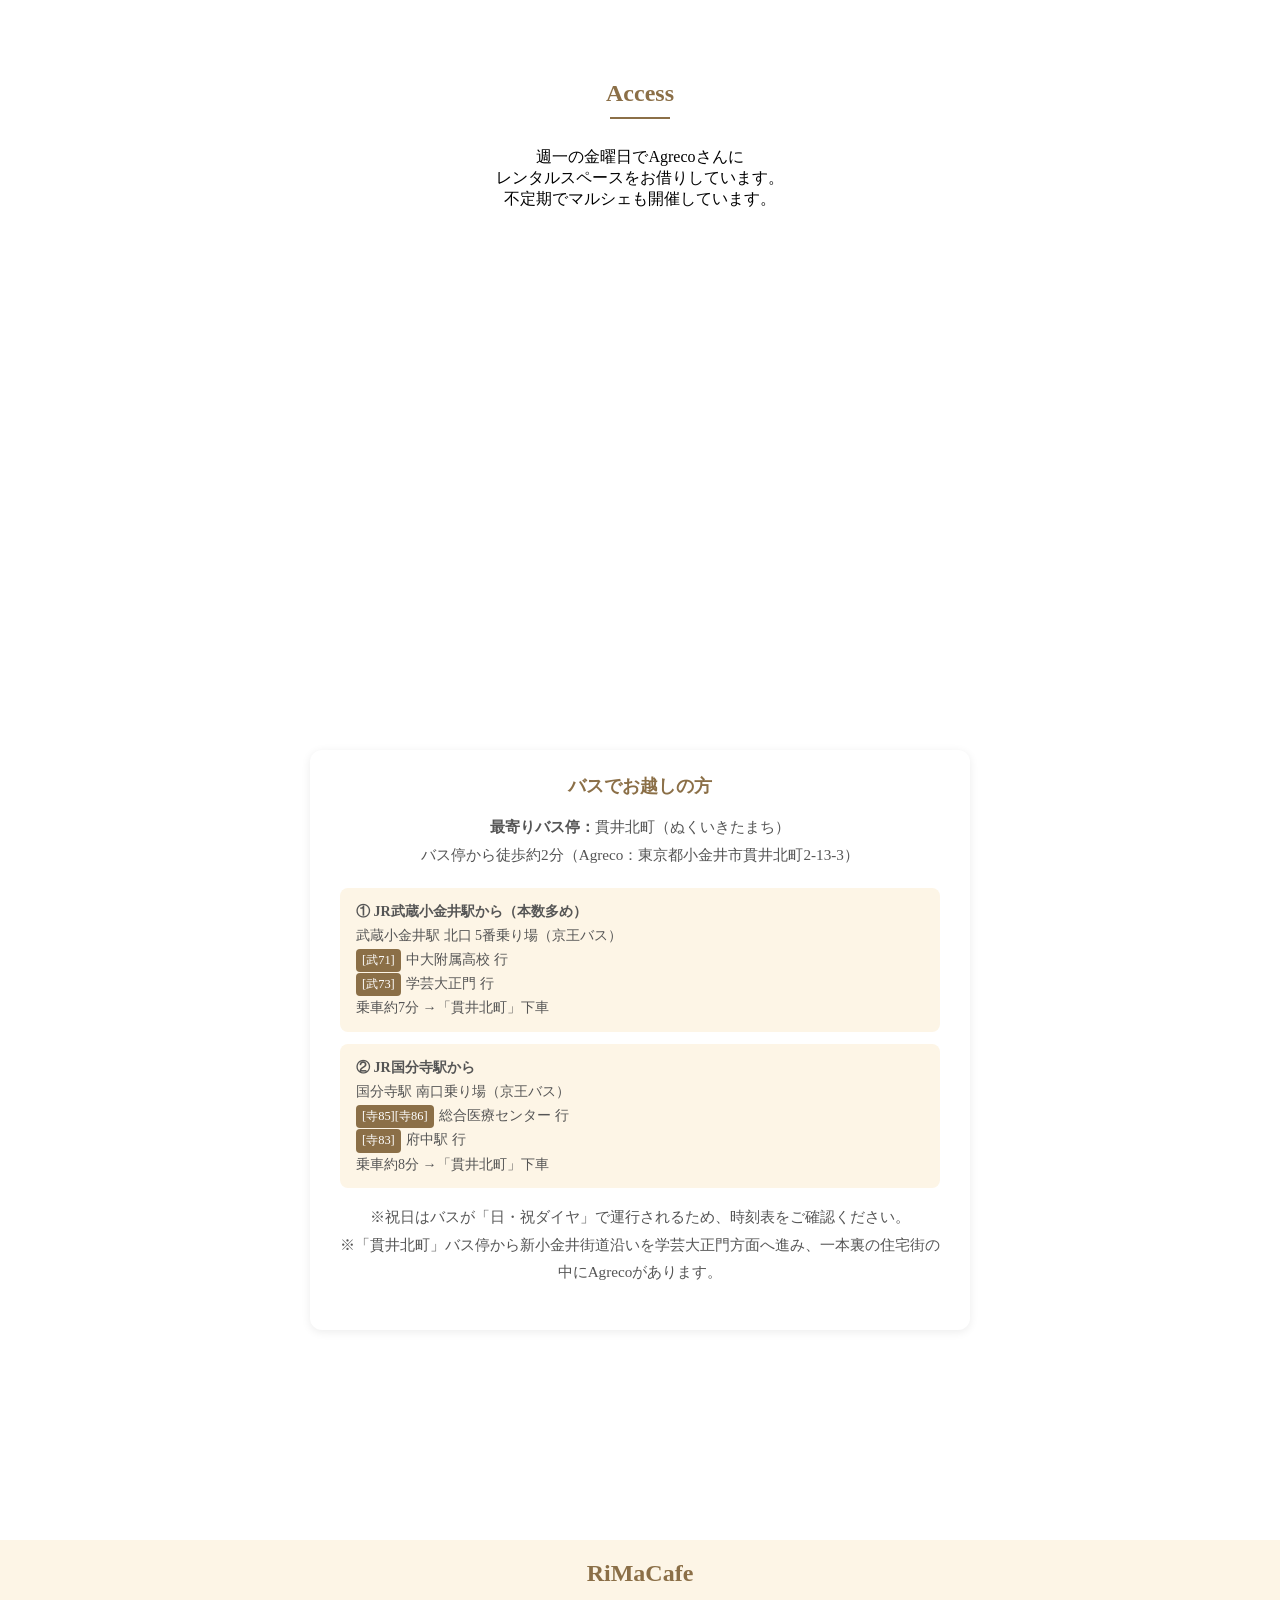
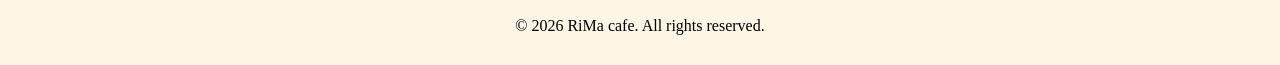
<file: portfolio-b/rimacafe/index.html>
<!DOCTYPE html>
<html lang="ja">
<head>
    <meta charset="UTF-8">
    <meta name="viewport" content="width=device-width, initial-scale=1.0, viewport-fit=cover">
    <title>RiMa Cafe | からだに優しい、ひだまりカフェ</title>
    <meta name="description" content="RiMa Cafeは、オーガニック・グルテンフリーにこだわった手作りの珈琲とお菓子、アロマセラピーを提供する小さなカフェです。ご質問やご予約はInstagram・ThreadsのDMでお気軽にどうぞ。">

    <!-- OGP -->
    <meta property="og:title" content="RiMa Cafe | からだに優しい、ひだまりカフェ">
    <meta property="og:description" content="オーガニック・グルテンフリーにこだわった手作りの珈琲とお菓子、アロマセラピーを提供する小さなカフェです。">
    <meta property="og:type" content="website">
    <meta property="og:image" content="https://rimacafe.netlify.app/img/icon.jpeg">
    <meta property="og:url" content="https://rimacafe.netlify.app/">
    <meta property="og:locale" content="ja_JP">
    <meta name="twitter:card" content="summary_large_image">

    <link rel="icon" type="image/jpeg" href="img/icon.jpeg">
    <link rel="apple-touch-icon" href="img/icon.jpeg">

    <link rel="stylesheet" href="style.css">
    <link rel="stylesheet" href="https://cdnjs.cloudflare.com/ajax/libs/font-awesome/6.5.1/css/all.min.css" integrity="sha512-DTOQO9RWCH3ppGqcWaEA1BIZOC6xxalwEsw9c2QQeAIftl+Vegovlnee1c9QX4TctnWMn13TZye+giMm8e2LwA==" crossorigin="anonymous" referrerpolicy="no-referrer">
</head>
<body>
    <!-- ローディング画面（ロゴがふわっと浮かび上がる） -->
    <div id="splash">
        <img src="img/icon.jpeg" alt="RiMa Cafe ロゴ" class="splash-logo">
        <p class="splash-catch">からだに優しい、ひだまりカフェ。</p>
    </div>

    <!-- スクロール進捗バー -->
    <div id="scroll-progress"></div>

    <header>
        <img src="img/icon.jpeg" alt="Rima Cafe Icon" class="header-logo">
        <ul id="g-nav">
            <li><a href="#page1">Top</a></li>
            <li><a href="#page2">Concept</a></li>
            <li><a href="#page3">Menu</a></li>
            <li><a href="#page4">Contact</a></li>
            <li><a href="#page5">Access</a></li>
        </ul>
    </header>
    <div class="openbtn" id="openbtn"><span></span><span></span><span></span></div>

    <section class="top" id="page1">
        <div class="page1">
            <div class="home fade-in">
                <h1>RiMa Cafe</h1>
                <p>からだに優しい、ひだまりカフェ。</p>
                <img src="img/icon.jpeg" alt="Rima Cafe ロゴ" class="top-logo">
            </div>
            <div class="scrolldown4"><span>Scroll</span></div>
        </div>
    </section>

    <section class="concept" id="page2">
        <div class="page2 fade-in">
            <h2>Concept</h2>
            <p>RiMaCafeは店舗を持たない小さなカフェです。<br>
            無農薬野菜を使用したカレーが看板商品です。<br>
            こだわりのコーヒーと共に温かい時間をお届けしています。</p>
        </div>

        <div class="fade-in">
            <h2>私たちの想い</h2>
            <p><span>ただいま</span>と言える場所<br>
            <span>本来の自分に還れる</span>場所</p><br>
            <p>RiMaCafeは心とカラダがそっとゆるむ<br>
            <span>居場所</span>でありたいと思っています。</p>
            <p>お食事とドリンクも心とカラダに寄り添うように<br>
            丁寧におつくりしております。</p>
            <p>ここで過ごすひとときが<span>あなたがあなたに戻る</span><br>
            やさしい時間になりますように。</p>
        </div>

        <div class="fade-in">
            <h2>こだわり</h2>
            <p>出来る限り</p>
            <ul>
                <li><p><span>オーガニック</span>の材料を使用、<span>全て無添加。</span></p></li>
                <li><p><span>小麦、動物性食品、お砂糖不使用。</span><br>
                オイルも最小限に。甘さは自然由来の物を。</p></li>
                <li><p><span>地域の無農薬農家さんの旬のお野菜を</span><br>
                大切に使わせていただいています。</p></li>
            </ul>
            <br>
            <p><span>素材のものの力を活かして<br>
            軽やかで毎日食べたくなる味を</span></p>
        </div>

        <div class="fade-in farmer-section">
            <h2>農家さんのご紹介</h2>
            <div class="farmer-content">
                <img src="img/farm.jpeg" alt="八十一農園の畑の様子" loading="lazy">
                <div class="farmer-text">
                    <h3>八十一農園さん</h3>
                    <p>八王子市下恩方で、畑や季節の営みに寄り添い農薬不使用で自然の力を最大限に活かした<br>
                    栽培をされている農家さん。<br>
                    素材の味が濃く、シンプルな調理でも<br>
                    お野菜本来の甘味が感じられます。</p>
                </div>
            </div>
        </div>

        <div class="fade-in farmer-section">
            <h2>珈琲屋さんのご紹介</h2>
            <div class="farmer-content">
                <img src="img/watanabe.jpeg" alt="渡邉珈琲" loading="lazy">
                <div class="farmer-text">
                    <h3>渡邉珈琲さん</h3>
                    <p>軽井沢にて、手廻しロースターで丁寧に自家焙煎されている「渡邉珈琲」さん。<br>
                    無農薬や無農薬カフェインレスの豆のみを厳選し、少量ずつハンドピックで仕上げられています。<br>
                    27年間、ひたむきに珈琲と向き合い、探求し続けてこられた「自分の味」。<br>
                    かつて焙煎士が珈琲に出会って自分の居場所を見つけたように、<br>
                    当店を訪れるあなたにとっても、心が安らぐ特別な一杯になりますように。</p>
                    <div class="sns-links">
                        <a href="https://www.instagram.com/watanabe_home_roasted_coffee/" target="_blank" rel="noopener">
                            <i class="fa-brands fa-instagram"></i>
                        </a>
                         <a href="https://wc-home-roasted.stores.jp/" target="_blank" rel="noopener">
                            <i class="fa-solid fa-mug-saucer"></i>
                        </a>
                    </div>
                </div>
            </div>
        </div>

        <div class="fade-in">
            <h2>Our Family</h2>
            <div class="Family">

                <!-- 年齢順 1番目：里絵 -->
                <div class="family1 fade-in">
                    <img src="img/rie.jpeg" alt="里絵" loading="lazy">
                    <div class="text">
                        <h3>里絵</h3>
                        <ul>
                            <li><span class="highlight">JBCA認定バリスタ</span></li>
                            <li><span class="highlight">コーヒーインストラクター</span></li>
                            <li>コーチング2級</li>
                        </ul>
                        <p>ベジカレーと珈琲を担当。<br>
                        有機栽培珈琲の奥深さに魅了されました。<br>
                        風味、農園や産地、環境を含めた<br>
                        こだわりの豆をセレクトしています。<br>
                        深煎りをメインにハンドドリップをしています。</p>
                        <div class="sns-links">
                            <a href="https://www.instagram.com/t.rierie/" target="_blank" rel="noopener">
                                <i class="fa-brands fa-instagram"></i>
                            </a>
                            <a href="https://www.threads.com/@t.rierie?xmt=AQG0GP0-QJhRcvoYnDzXmbfjZnCsN-x-gjHfTgqiKEAhdwM" target="_blank" rel="noopener">
                                <i class="fa-brands fa-threads"></i>
                            </a>
                        </div>
                    </div>
                </div>

                <!-- 年齢順 2番目：茉衣 -->
                <div class="family2 fade-in">
                    <img src="img/mai.jpeg" alt="茉衣" loading="lazy">
                    <div class="text">
                        <h3>茉衣</h3>
                        <ul>
                        <li><span class="highlight">MMS公認ヒーラー</span></li>
                        <li><span class="highlight">RYT200ヨガインストラクター</span></li>
                        <li><span class="highlight">JADP認定メンタル心理カウンセラー</span></li>
                        <li>保育士</li>
                        </ul>
                        <p>RiMa Cafeメニュー開発担当<br>
                        心の不調をきっかけに、この道に。<br>
                        うまくいかない時間があったからこそ、<br>
                        誰かの揺らぎをそのまま受け止めたいと<br>
                        思っています。<br>
                        自分はでは気づけなったあなたの光を、<br>
                        一緒に見つけます。<br>
                        ここが安心して戻ってこられる場所に<br>
                        なりますように。</p>
                        <div class="sns-links">
                            <a href="https://www.instagram.com/ma___jasmine/" target="_blank" rel="noopener">
                                <i class="fa-brands fa-instagram"></i>
                            </a>
                            <a href="https://www.threads.com/@ma___jasmine/post/DZb8bzbHRGQ" target="_blank" rel="noopener">
                                <i class="fa-brands fa-threads"></i>
                            </a>
                        </div>
                    </div>
                </div>

                <!-- 年齢順 3番目：一輝 -->
                <div class="family3 fade-in">
                    <img src="img/kazu.jpg" alt="一輝" loading="lazy">
                    <div class="text">
                        <h3>一輝</h3>
                        <p><span class="highlight">Webデザイナー</span><br>
                        <span class="highlight">エッセンシャルオイルセラピスト</span><br>
                        厳正な基準を満たした最高品質のオイルを<br>
                        用いて施術します。<br>
                        野口整体という明治時代から伝承されている<br>
                        東洋医学の一環であるものを用いて、<br>
                        気を扱って施術しています。<br>
                        野口整体の指導者として<br>
                        正式に取得しているわけではなく、<br>
                        家庭内でのケアなども踏まえた<br>
                        範囲内での施術となります。</p>
                        <div class="sns-links">
                            <a href="https://www.instagram.com/kazuki_0039/" target="_blank" rel="noopener">
                                <i class="fa-brands fa-instagram"></i>
                            </a>
                            <a href="https://www.threads.com/@kazuki_0039?igshid=NTc4MTIwNjQ2YQ%3D%3D" target="_blank" rel="noopener">
                                <i class="fa-brands fa-threads"></i>
                            </a>
                        </div>
                    </div>
                </div>


            </div>
        </div>
    </section>

    <section class="menu" id="page3">
        <h2 class="fade-in">Menu</h2>
        <p class="fade-in">こだわりの逸品を心を込めてお届けします。</p>
        <p class="fade-in"><span class="price-badge">全商品テイクアウト可能</span></p>

        <main class="grid">
            <h3 class="fade-in">Drink</h3>
            
            <div class="monthly-special fade-in">
                <p class="special-label">今月の日替わりメニュー</p>
                <p>2月連続で提供している場合もあるため、<br>
                店頭のメニューでご確認よろしくお願い致します。</p>
                <div class="drink-item no-image">
                    <p><strong>ハンドドリップコーヒー</strong> 600円<br>
                    <span class="menu-description"><strong>グアテマラ産</strong>(深煎り)<br>
                    森林農法による有機栽培。<br>
                    酸味と苦みのバランスの取れた味わい。</span></p>
                </div>
            </div>

            <div class="watanabe-coffee fade-in">
                <div class="watanabe-header">
                    <img src="img/watanabe.jpeg" alt="渡邊珈琲" loading="lazy">
                </div>
              
                <div class="watanabe-links">
                    <a href="https://www.instagram.com/watanabe_home_roasted_coffee/" target="_blank" rel="noopener">
                        <i class="fa-brands fa-instagram"></i>
                    </a>
                    <a href="https://wc-home-roasted.stores.jp/" target="_blank" rel="noopener">
                        <i class="fa-solid fa-mug-saucer"></i>
                    </a>
                </div>
                <div class="watanabe-items">
                    <div class="drink-item no-image">
                        <p><strong>ハンドドリップコーヒー</strong> 670円<br>
                        <span class="menu-description">エチオピア産</span></p>
                    </div>
                    <div class="drink-item no-image">
                        <p><strong>カフェラテ</strong> 700円<br>
                        <span class="menu-description">コロンビア産</span></p>
                    </div>
                </div>
            </div>

            <div class="grid_center">
                <div class="drink-item fade-in">
                    <img src="img/rate.jpeg" alt="カフェラテ" loading="lazy">
                    <p><strong>カフェラテ</strong> 650円</p>
                </div>
                <div class="drink-item fade-in fade-in-delay-1">
                    <img src="img/chay.jpeg" alt="チャイカカオラテ" loading="lazy">
                    <p><strong>チャイカカオラテ</strong> 600円</p>
                </div>
                <div class="drink-item fade-in fade-in-delay-3">
                    <img src="img/yomogi.jpeg" alt="よもぎラテ" loading="lazy">
                    <p><strong>よもぎラテ</strong> 650円</p>
                </div>
                <div class="drink-item no-image fade-in fade-in-delay-3">
                    <p><strong>月桃茶</strong> 500円</p>
                </div>
                <div class="drink-item no-image fade-in">
                    <p><strong>kidsジュース</strong> 300円</p>
                </div>
            </div>

            <h2 class="fade-in">Food</h2>
            <div class="carry">
                <div class="tomato fade-in">
                    <img src="img/one.jpeg" alt="トマトココナッツスパイスカレー" loading="lazy">
                    <p><strong>トマトココナッツスパイスカレー</strong> 1200円</p>
                </div>
                <div class="coconut fade-in fade-in-delay-1">
                    <img src="img/double.jpeg" alt="2種盛りカレー" loading="lazy">
                    <p><strong>2種盛りカレー</strong> 1250円<br>
                    <span class="menu-description">トマトココナッツスパイスカレー<br>+カシューナッツカレー</span></p>
                </div>
            </div>

            <h2 class="fade-in">Sweets</h2>
            <div class="monthly-special fade-in">
                <p class="special-label">ある日のSWeets</p>
                <p>定期的にメニューは変更しています。<br>
                ドリンク等とセットでスイーツをご注文の場合、<span class="price-badge">50円引き</span></p>
                <div class="strovery">
                    <img src="img/strovery.jpeg" alt="いちごスイーツ" loading="lazy">
                    <p><strong>お豆腐いちごクリーム</strong> 350円</p>
                </div>

                <p class="special-label sweets-season-label">8月・9月の限定Sweets</p>
                <div class="strovery no-image">
                    <p><strong>veganビーツバナナムース</strong> 650円</p>
                </div>
                <div class="strovery no-image">
                    <p><strong>veganローレアチーズタルト</strong> 350円</p>
                </div>
                <div class="strovery no-image">
                    <p><strong>米粉バナナマフィン</strong> 350円</p>
                </div>
                <div class="strovery no-image">
                    <p><strong>米粉ナッツマフィン</strong> 350円</p>
                </div>
            </div>

            <h2 class="fade-in">Healing</h2>

            <div class="counseling-box fade-in">
                <p><span class="name-highlight">茉衣</span>、<span class="name-highlight">一輝</span>ともに前後30分から1時間ほどの<br>
                カウンセリングのお時間をいただいています。</p>
                <p class="counseling-note">アロマタッチは、<br>
                女性から施術を希望される方は、<br>
                <span class="name-highlight">茉衣</span>の方でも対応しています。</p>
            </div>

            <div class="monitor-box pop-in">
                <p>🌿 <strong class="kazuki-highlight">一輝</strong>のアロマタッチは、<br>
                現在モニター価格にて<br>
                <strong class="monitor-emphasis">先着10名様</strong>を募集しています。<br>
                お気軽にお問い合わせください。</p>
            </div>

            <div class="notice-box pop-in">
                <p><span class="kazuki-highlight">一輝</span>の施術は単体でも施術可能です。<br>
                アロマタッチは日野市内の自宅サロンでご予約お待ちしています。</p>
            </div>

           <div class="boss fade-in">
    <div class="god">
        <img src="img/healng.jpg" alt="茉衣のDNAアクティベーション" loading="lazy">
    </div>
    <div class="engel">
        <p><strong>茉衣のDNAアクティベーション</strong> <span class="price-color">60分 / 15,000円</span></p>
        <p class="session-note">本来の自分を目覚めさせるための<br>
        セッション。</p>
        <p><strong>体験版</strong> <span class="price-color">20分 / 3,500円</span></p>
        <p class="engel-black">カウンセリングも含めると1時間になります。</p>
    </div>
</div>
            <h3 class="fade-in">アロマセラピー</h3>
            <div class="options-wrapper">
                <div class="headspa fade-in">
                    <div class="head1">
                        <img src="img/headspa.jpg" alt="一輝のアロマヘッドスパ" loading="lazy">
                    </div>
                    <div class="head2">
                        <p><strong>一輝のアロマヘッドスパ</strong> <span class="price-badge">2000円</span></p>
                        <p>全5partあり感情解放を<br>
                        目標に行います。<br>
                        4,5partは<span class="price-color">2500円。</span></p>
                    </div>
                </div>

                <div class="touch fade-in">
                    <div class="touch1">
                        <img src="img/touch.jpg" alt="アロマタッチ" loading="lazy">
                    </div>
                    <div class="touch2">
                        <p><strong>アロマタッチ</strong> 3000円</p>
                        <p class="engel-black"><span class="price-color">一輝</span>はモニター価格<span class="price-badge">2000円</span></p>
                    </div>
                </div>
            </div>
        </main>
    </section>

    <section class="contact" id="page4">
        <h2 class="fade-in">contact</h2>
        <p class="fade-in contact-text">ご質問やご予約など、<br>
        お気軽にDMでお声がけください。<br>
        皆さまのお越しを心よりお待ちしております。</p>
        <div class="fade-in">
            <a href="https://www.instagram.com/r/rima2025524" target="_blank" rel="noopener">
                <i class="fa-brands fa-instagram"></i>
            </a>
            <a href="https://www.threads.net/@rima2025524" target="_blank" rel="noopener">
                <i class="fa-brands fa-threads"></i>
            </a>
        </div>
    </section>

    <section class="Access" id="page5">
        <h2 class="fade-in">Access</h2>
        <p class="fade-in access-text">週一の金曜日でAgrecoさんに<br>
        レンタルスペースをお借りしています。<br>
        不定期でマルシェも開催しています。</p>
        <iframe class="pop-in" src="https://www.google.com/maps/embed?pb=!1m18!1m12!1m3!1d3239.8109040269296!2d139.49574007578886!3d35.70627067257911!2m3!1f0!2f0!3f0!3m2!1i1024!2i768!4f13.1!3m3!1m2!1s0x6018e547624ea817%3A0x3ab2cf100abfaadb!2sAGRECO!5e0!3m2!1sja!2sjp!4v1770897481192!5m2!1sja!2sjp" allowfullscreen="" loading="lazy" referrerpolicy="no-referrer-when-downgrade"></iframe>

        <div class="bus-access fade-in">
            <h3>バスでお越しの方</h3>
            <p><strong>最寄りバス停：</strong>貫井北町（ぬくいきたまち）<br>
            バス停から徒歩約2分（Agreco：東京都小金井市貫井北町2-13-3）</p>

            <div class="bus-route">
                <p class="bus-route-title">① JR武蔵小金井駅から（本数多め）</p>
                <p>武蔵小金井駅 北口 5番乗り場（京王バス）<br>
                <span class="bus-line">[武71]</span> 中大附属高校 行<br>
                <span class="bus-line">[武73]</span> 学芸大正門 行<br>
                乗車約7分 →「貫井北町」下車</p>
            </div>

            <div class="bus-route">
                <p class="bus-route-title">② JR国分寺駅から</p>
                <p>国分寺駅 南口乗り場（京王バス）<br>
                <span class="bus-line">[寺85][寺86]</span> 総合医療センター 行<br>
                <span class="bus-line">[寺83]</span> 府中駅 行<br>
                乗車約8分 →「貫井北町」下車</p>
            </div>

            <p class="bus-note">※祝日はバスが「日・祝ダイヤ」で運行されるため、時刻表をご確認ください。<br>
            ※「貫井北町」バス停から新小金井街道沿いを学芸大正門方面へ進み、一本裏の住宅街の中にAgrecoがあります。</p>
        </div>

        <div class="fade-in">
            <a href="https://www.instagram.com/agreco_25" target="_blank" rel="noopener">
                <i class="fa-brands fa-instagram"></i>
            </a>
        </div>
    </section>

    <footer>
        <h2>RiMaCafe</h2>
        <p>© 2026 RiMa cafe. All rights reserved.</p>
    </footer>

    <!-- トップへ戻るボタン（8-1-2） -->
    <div id="page-top"><a href="#page1" aria-label="ページの先頭へ戻る"><i class="fa-solid fa-chevron-up"></i></a></div>

    <script src="animation.js"></script>
</body>
</html>
</file>
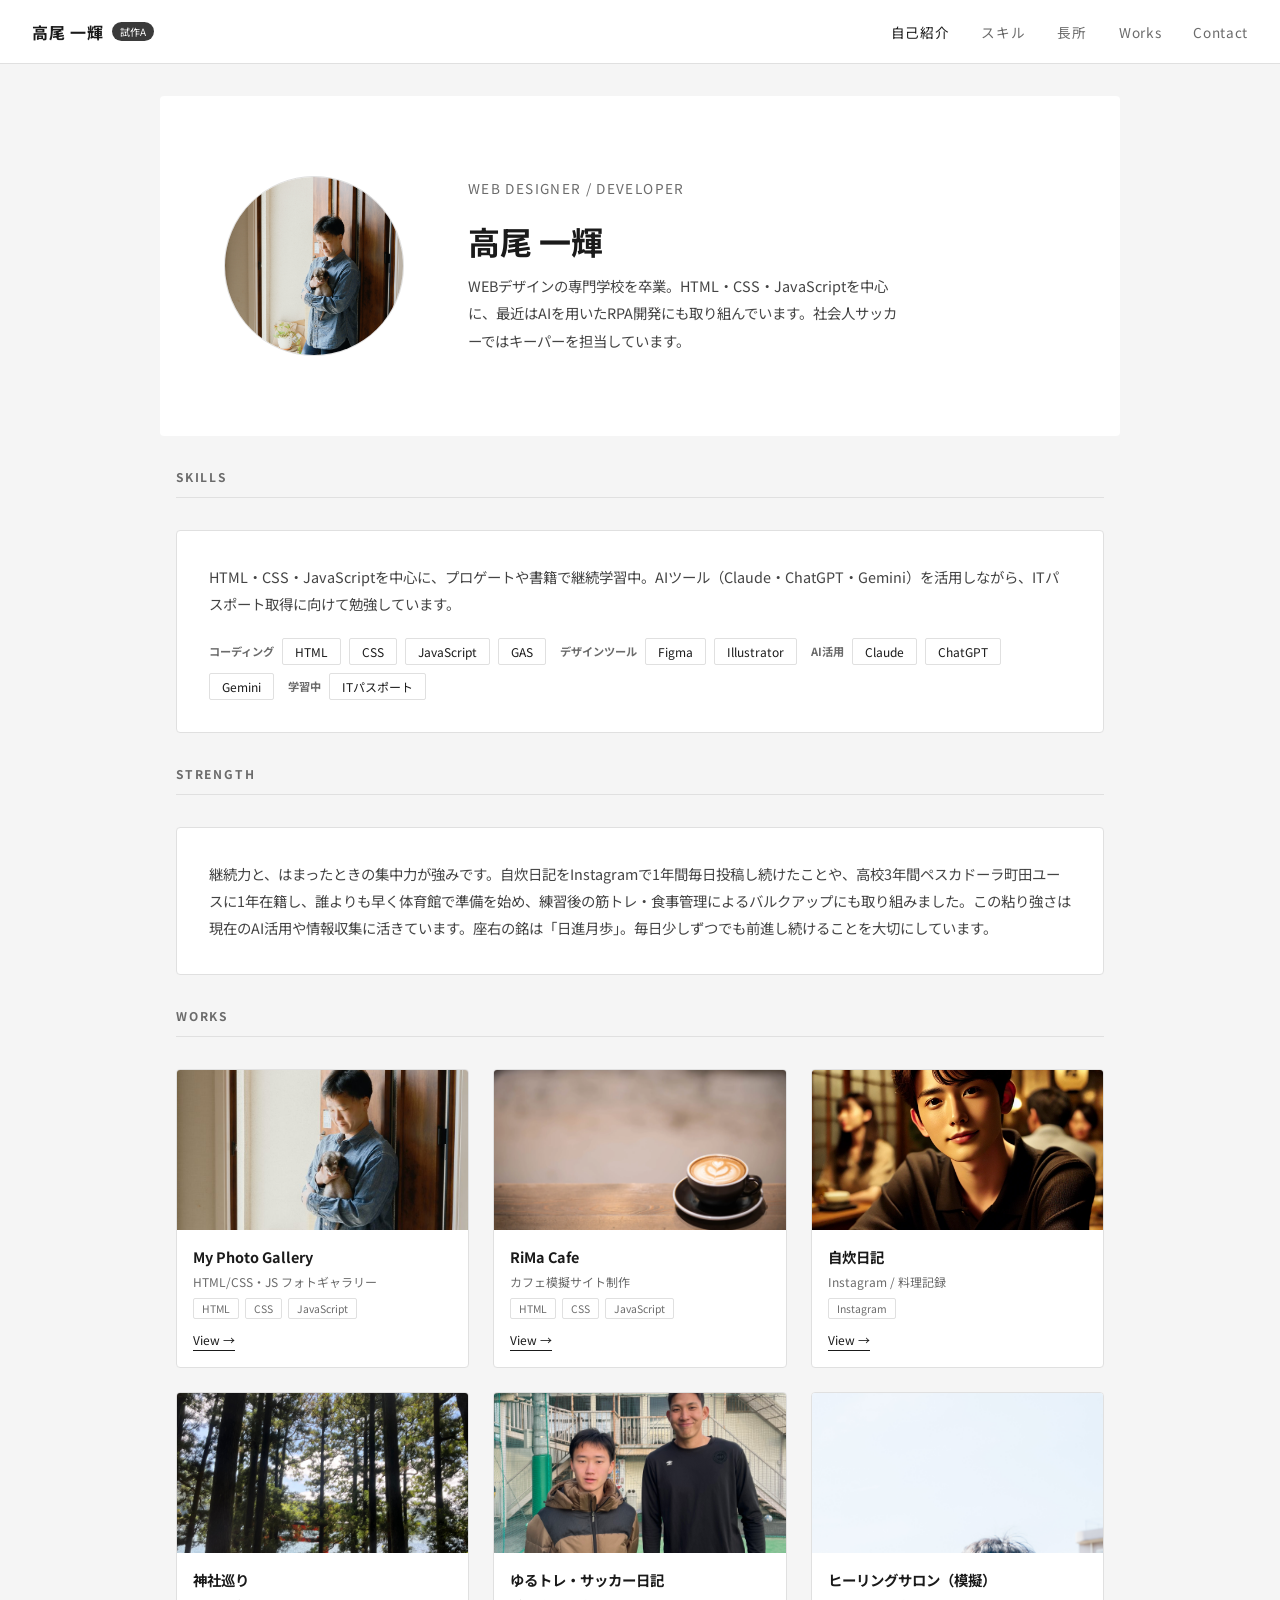
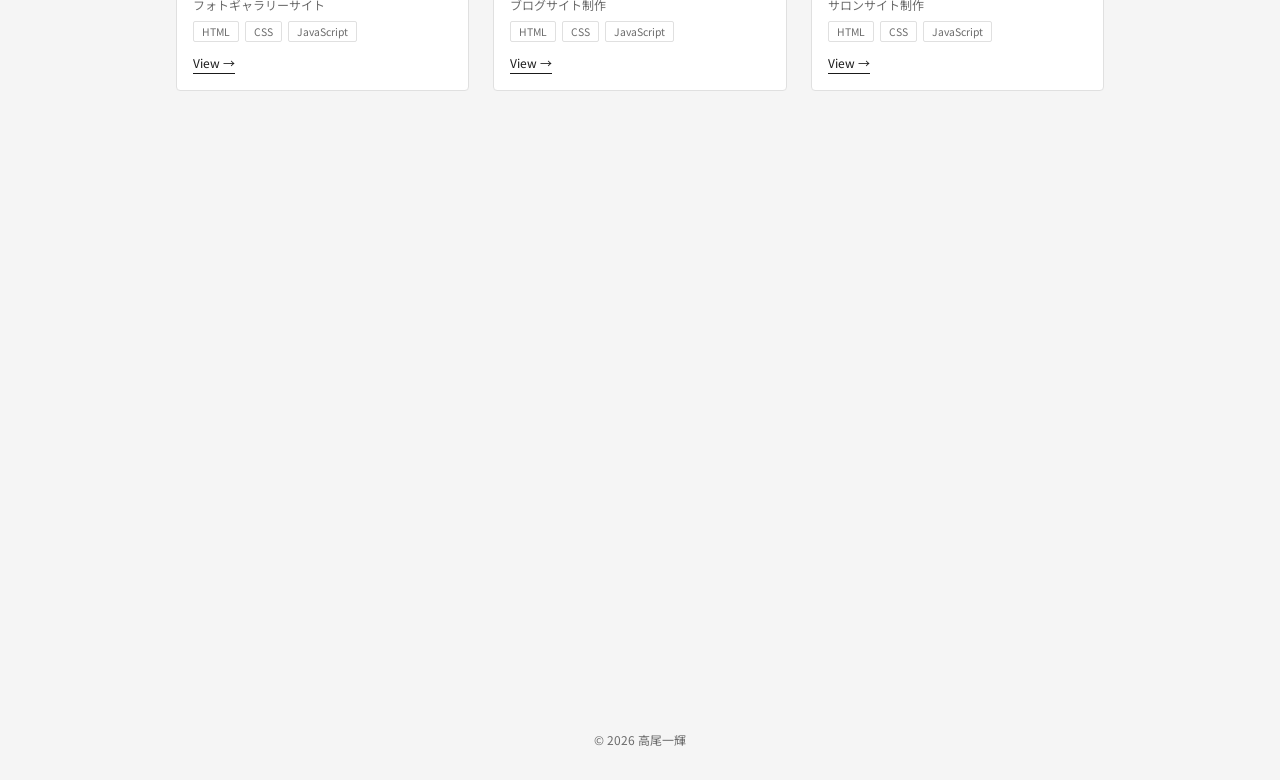
<file: mockup_a.html>
<!DOCTYPE html>
<html lang="ja">
<head>
<meta charset="UTF-8">
<meta name="viewport" content="width=device-width, initial-scale=1">
<title>高尾一輝　ポートフォリオ（提案A：ミニマル×モノクローム）</title>
<meta name="description" content="高尾一輝のポートフォリオサイト（デザイン試作）。HTML/CSS・JavaScript・AI活用によるWeb制作の作品を掲載しています。">
<meta property="og:title" content="高尾一輝　ポートフォリオ（提案A）">
<meta property="og:description" content="HTML/CSS・JavaScript・AI活用によるWeb制作の作品集">
<meta property="og:type" content="website">
<link rel="icon" type="image/png" href="images/kazu_ai.png">
<link rel="preconnect" href="https://fonts.googleapis.com">
<link rel="preconnect" href="https://fonts.gstatic.com" crossorigin>
<link href="https://fonts.googleapis.com/css2?family=Noto+Sans+JP:wght@400;700&display=swap" rel="stylesheet">
<style>
  :root {
    --bg: #F5F5F5;
    --surface: #FFFFFF;
    --text: #1A1A1A;
    --sub: #6B6B6B; /* #888888はコントラスト不足(3.54:1)だったため濃色に(5.33:1) */
    --accent: #1A1A1A;
    --border: #E0E0E0;
    --hover: #F0F0F0;
  }
  * { margin: 0; padding: 0; box-sizing: border-box; }
  html { scroll-behavior: smooth; }
  body { font-family: 'Noto Sans JP', sans-serif; background: var(--bg); color: var(--text); }
  section[id] { scroll-margin-top: 80px; }

  /* ラベル（ヘッダー内インライン表示） */
  .label-badge {
    font-size: 10px; padding: 2px 8px; border-radius: 10px;
    background: #1A1A1A; color: #fff;
    margin-left: 8px; white-space: nowrap; opacity: 0.85; flex-shrink: 0;
  }

  /* Header */
  header {
    background: var(--surface);
    border-bottom: 1px solid var(--border);
    display: flex; align-items: center;
    padding: 0 32px; height: 64px;
    position: sticky; top: 0; z-index: 100;
  }
  header h1 { font-size: 1rem; font-weight: 700; letter-spacing: 0.05em; }
  .desktop-nav { margin-left: auto; display: flex; gap: 32px; }
  .desktop-nav a { font-size: 0.85rem; color: var(--sub); text-decoration: none; letter-spacing: 0.05em; transition: color 0.2s; }
  .desktop-nav a:hover { color: var(--text); }

  /* ハンバーガー（モバイルのみ） */
  .hamburger {
    display: none;
    width: 44px; height: 44px;
    border: none; background: transparent;
    cursor: pointer; position: relative; z-index: 200;
    margin-left: auto;
  }
  .hamburger span {
    display: block; position: absolute; left: 50%; top: 50%;
    width: 20px; height: 2px; background: var(--text);
    transform: translate(-50%, -50%);
    transition: all 0.3s;
  }
  .hamburger span:nth-child(1) { margin-top: -6px; }
  .hamburger span:nth-child(3) { margin-top: 6px; }
  .hamburger.active span:nth-child(1) { margin-top: 0; transform: translate(-50%, -50%) rotate(45deg); }
  .hamburger.active span:nth-child(2) { opacity: 0; }
  .hamburger.active span:nth-child(3) { margin-top: 0; transform: translate(-50%, -50%) rotate(-45deg); }

  .mobile-nav {
    position: fixed; top: 64px; right: -100%;
    width: 72%; max-width: 280px; height: calc(100vh - 64px);
    background: var(--surface); border-left: 1px solid var(--border);
    transition: right 0.3s; z-index: 150;
    display: flex; flex-direction: column; padding: 12px 0;
  }
  .mobile-nav.open { right: 0; }
  .mobile-nav a {
    padding: 16px 32px; color: var(--text); text-decoration: none;
    font-size: 0.9rem; border-bottom: 1px solid var(--border);
  }

  /* Hero */
  .hero {
    background: var(--surface);
    display: flex; align-items: center; gap: 64px;
    padding: 80px 64px; max-width: 960px; margin: 32px auto;
    border-radius: 4px;
  }
  .hero img { width: 180px; height: 180px; object-fit: cover; border-radius: 50%; border: 1px solid var(--border); flex-shrink: 0; }
  .hero-text h2 { font-size: 2rem; font-weight: 700; margin-bottom: 8px; }
  .hero-text .role { font-size: 0.85rem; color: var(--sub); letter-spacing: 0.1em; margin-bottom: 20px; text-transform: uppercase; }
  .hero-text p { font-size: 0.9rem; line-height: 1.9; color: #444; max-width: 440px; }

  /* Section */
  section { max-width: 960px; margin: 32px auto; padding: 0 16px; }
  .section-title {
    font-size: 0.75rem; font-weight: 700; letter-spacing: 0.15em;
    text-transform: uppercase; color: var(--sub);
    padding-bottom: 12px;
    border-bottom: 1px solid var(--border);
    margin-bottom: 32px;
  }

  /* Works grid */
  .works-grid {
    display: grid; grid-template-columns: repeat(3, 1fr); gap: 24px;
  }
  .work-card {
    background: var(--surface);
    border: 1px solid var(--border);
    border-radius: 4px; overflow: hidden;
    transition: box-shadow 0.3s, transform 0.3s;
  }
  .work-card:hover { box-shadow: 0 8px 24px rgba(0,0,0,0.1); transform: translateY(-4px); }
  .work-card .thumb {
    width: 100%; height: 160px; object-fit: cover; display: block;
    background: var(--bg);
  }
  .work-card .card-body { padding: 16px; }
  .work-card .card-title { font-size: 0.9rem; font-weight: 700; margin-bottom: 6px; }
  .work-card .card-sub { font-size: 0.75rem; color: var(--sub); }
  .card-tags { display: flex; flex-wrap: wrap; gap: 6px; margin-top: 8px; }
  .tag-mini {
    font-size: 0.65rem; padding: 2px 8px;
    border: 1px solid var(--border); border-radius: 2px;
    color: var(--sub);
  }
  .work-card a.view-link {
    display: inline-block; margin-top: 12px;
    font-size: 0.75rem; color: var(--text);
    border-bottom: 1px solid var(--text);
    text-decoration: none; padding-bottom: 2px;
    transition: opacity 0.2s;
  }
  .work-card a.view-link:hover { opacity: 0.6; }

  /* Skills / Strength box */
  .skills-box {
    background: var(--surface); border: 1px solid var(--border);
    border-radius: 4px; padding: 32px; margin-bottom: 32px;
  }
  .skills-box p { font-size: 0.9rem; line-height: 1.9; color: #444; }
  .skill-tags { display: flex; flex-wrap: wrap; align-items: center; gap: 8px; margin-top: 20px; }
  .tag-group-label { font-size: 0.7rem; font-weight: 700; color: var(--sub); margin-left: 6px; }
  .tag-group-label:first-child { margin-left: 0; }
  .tag {
    font-size: 0.75rem; padding: 4px 12px;
    border: 1px solid var(--border); border-radius: 2px;
    color: var(--text);
  }

  /* Contact */
  .contact-box {
    background: var(--text); border-radius: 4px;
    padding: 48px; text-align: center;
    margin-bottom: 32px;
  }
  .contact-box h3 { color: #fff; font-size: 1.2rem; margin-bottom: 8px; }
  .contact-box p { color: #aaa; font-size: 0.85rem; margin-bottom: 24px; }
  .contact-box .contact-btn {
    display: inline-block;
    background: #fff; color: var(--text);
    border: none; border-radius: 2px;
    padding: 12px 32px; font-size: 0.9rem; font-weight: 700;
    text-decoration: none;
    cursor: pointer; transition: opacity 0.2s;
  }
  .contact-box .contact-btn:hover { opacity: 0.85; }

  footer { text-align: center; padding: 32px; color: var(--sub); font-size: 0.75rem; }

  /* ナビ：現在地ハイライト（PC・モバイル共通） */
  .desktop-nav a.current { color: var(--text); }
  .mobile-nav a.current { color: var(--text); font-weight: 700; background: var(--hover); }

  /* トップへ戻るボタン */
  #to-top {
    position: fixed; right: 24px; bottom: 24px; z-index: 900;
    width: 48px; height: 48px; border: none; border-radius: 50%;
    background: var(--text); color: #fff; font-size: 1.2rem; cursor: pointer;
    opacity: 0; visibility: hidden; transform: translateY(12px);
    transition: opacity 0.3s, transform 0.3s, visibility 0.3s;
  }
  #to-top.visible { opacity: 1; visibility: visible; transform: none; }
  #to-top:hover { opacity: 0.8; }

  /* スクロール出現アニメーション */
  .fade-up { opacity: 0; transform: translateY(24px); transition: opacity 0.7s ease, transform 0.7s ease; }
  .fade-up.is-visible { opacity: 1; transform: none; }

  @media (prefers-reduced-motion: reduce) {
    html { scroll-behavior: auto; }
    .fade-up { opacity: 1; transform: none; transition: none; }
  }

  /* レスポンシブ */
  @media (max-width: 700px) {
    header { padding: 0 20px; }
    .desktop-nav { display: none; }
    .hamburger { display: block; }
    .hero { flex-direction: column; text-align: center; padding: 48px 24px; gap: 24px; margin: 16px; }
    .hero img { width: 140px; height: 140px; }
    .hero-text p { max-width: 100%; }
    .works-grid { grid-template-columns: 1fr; }
  }

  /* タブレット：3カラムだと窮屈なので2カラムに */
  @media (min-width: 701px) and (max-width: 900px) {
    .works-grid { grid-template-columns: repeat(2, 1fr); }
  }

  /* ===== ロゴスプラッシュ（KAZUKI TAKAO ブランドマーク） =====
     4-1-4方式：完成画像1枚をそのままフェードアップ表示するだけのシンプルな構成。
     Figmaでフォント・文字サイズ調整済みの完成画像(kt-logo-full.png)を
     分割・再配置せず実物のまま使うことで、位置ズレ等のトラブルを避ける。 */
  body.kt-splash-active { overflow: hidden; }
  #kt-splash {
    position: fixed; inset: 0; z-index: 9999;
    background: #ffffff;
    display: flex; align-items: center; justify-content: center;
    transition: opacity 0.6s ease;
  }
  #kt-splash.fadeout { opacity: 0; pointer-events: none; }

  #kt-splash-logo {
    width: min(88vw, 460px); height: auto;
    opacity: 0;
    animation: kt-logo-zoomin 0.8s ease forwards;
  }
  @keyframes kt-logo-zoomin {
    from { opacity: 0; transform: scale(0.85); }
    to { opacity: 1; transform: scale(1); }
  }

  @media (prefers-reduced-motion: reduce) {
    #kt-splash { display: none; }
  }
</style>
</head>
<body>

<div id="kt-splash" aria-hidden="true">
  <img id="kt-splash-logo" src="images/kt-logo-full.png" alt="KAZUKI TAKAO">
</div>

<header>
  <h1>高尾 一輝</h1>
  <span class="label-badge">試作A</span>
  <nav class="desktop-nav">
    <a href="#about">自己紹介</a>
    <a href="#skills">スキル</a>
    <a href="#strength">長所</a>
    <a href="#works">Works</a>
    <a href="#contact">Contact</a>
  </nav>
  <button class="hamburger" type="button" aria-label="メニューを開く" aria-expanded="false" aria-controls="mobile-nav">
    <span></span><span></span><span></span>
  </button>
</header>

<nav id="mobile-nav" class="mobile-nav" aria-label="モバイルメニュー">
  <a href="#about">自己紹介</a>
  <a href="#skills">スキル</a>
  <a href="#strength">長所</a>
  <a href="#works">Works</a>
  <a href="#contact">Contact</a>
</nav>

<div class="hero" id="about">
  <img src="images/profile_new.jpeg" alt="プロフィール写真">
  <div class="hero-text">
    <div class="role">Web Designer / Developer</div>
    <h2>高尾 一輝</h2>
    <p>WEBデザインの専門学校を卒業。HTML・CSS・JavaScriptを中心に、最近はAIを用いたRPA開発にも取り組んでいます。社会人サッカーではキーパーを担当しています。</p>
  </div>
</div>

<section id="skills">
  <h2 class="section-title">Skills</h2>
  <div class="skills-box">
    <p>HTML・CSS・JavaScriptを中心に、プロゲートや書籍で継続学習中。AIツール（Claude・ChatGPT・Gemini）を活用しながら、ITパスポート取得に向けて勉強しています。</p>
    <div class="skill-tags">
      <span class="tag-group-label">コーディング</span>
      <span class="tag">HTML</span>
      <span class="tag">CSS</span>
      <span class="tag">JavaScript</span>
      <span class="tag">GAS</span>
      <span class="tag-group-label">デザインツール</span>
      <span class="tag">Figma</span>
      <span class="tag">Illustrator</span>
      <span class="tag-group-label">AI活用</span>
      <span class="tag">Claude</span>
      <span class="tag">ChatGPT</span>
      <span class="tag">Gemini</span>
      <span class="tag-group-label">学習中</span>
      <span class="tag">ITパスポート</span>
    </div>
  </div>
</section>

<section id="strength">
  <h2 class="section-title">Strength</h2>
  <div class="skills-box">
    <p>継続力と、はまったときの集中力が強みです。自炊日記をInstagramで1年間毎日投稿し続けたことや、高校3年間ペスカドーラ町田ユースに1年在籍し、誰よりも早く体育館で準備を始め、練習後の筋トレ・食事管理によるバルクアップにも取り組みました。この粘り強さは現在のAI活用や情報収集に活きています。座右の銘は「日進月歩」。毎日少しずつでも前進し続けることを大切にしています。</p>
  </div>
</section>

<section id="works">
  <h2 class="section-title">Works</h2>
  <div class="works-grid">
    <div class="work-card">
      <img class="thumb" loading="lazy" src="images/gallery_sample.jpeg" alt="My Photo Gallery">
      <div class="card-body">
        <div class="card-title">My Photo Gallery</div>
        <div class="card-sub">HTML/CSS・JS フォトギャラリー</div>
        <div class="card-tags"><span class="tag-mini">HTML</span><span class="tag-mini">CSS</span><span class="tag-mini">JavaScript</span></div>
        <a class="view-link" href="https://kazukitakao.netlify.app/My_photo_gallery/" target="_blank" rel="noopener">View →</a>
      </div>
    </div>
    <div class="work-card">
      <img class="thumb" loading="lazy" src="images/hero_pc.webp" alt="RiMa Cafe">
      <div class="card-body">
        <div class="card-title">RiMa Cafe</div>
        <div class="card-sub">カフェ模擬サイト制作</div>
        <div class="card-tags"><span class="tag-mini">HTML</span><span class="tag-mini">CSS</span><span class="tag-mini">JavaScript</span></div>
        <a class="view-link" href="https://kazukitakao.netlify.app/rimacafe/" target="_blank" rel="noopener">View →</a>
      </div>
    </div>
    <div class="work-card">
      <img class="thumb" loading="lazy" src="images/kazu_ai.png" alt="自炊日記">
      <div class="card-body">
        <div class="card-title">自炊日記</div>
        <div class="card-sub">Instagram / 料理記録</div>
        <div class="card-tags"><span class="tag-mini">Instagram</span></div>
        <a class="view-link" href="https://www.instagram.com/cooking.kazu01" target="_blank" rel="noopener">View →</a>
      </div>
    </div>
    <div class="work-card">
      <img class="thumb" loading="lazy" src="images/img_2055.jpg" alt="神社巡り">
      <div class="card-body">
        <div class="card-title">神社巡り</div>
        <div class="card-sub">フォトギャラリーサイト</div>
        <div class="card-tags"><span class="tag-mini">HTML</span><span class="tag-mini">CSS</span><span class="tag-mini">JavaScript</span></div>
        <a class="view-link" href="https://kazukitakao.netlify.app/Demo-gallery/" target="_blank" rel="noopener">View →</a>
      </div>
    </div>
    <div class="work-card">
      <img class="thumb" loading="lazy" src="images/grant4.jpeg" alt="ゆるトレ・サッカー日記">
      <div class="card-body">
        <div class="card-title">ゆるトレ・サッカー日記</div>
        <div class="card-sub">ブログサイト制作</div>
        <div class="card-tags"><span class="tag-mini">HTML</span><span class="tag-mini">CSS</span><span class="tag-mini">JavaScript</span></div>
        <a class="view-link" href="https://kazukitakao.netlify.app/kadai2/" target="_blank" rel="noopener">View →</a>
      </div>
    </div>
    <div class="work-card">
      <img class="thumb" loading="lazy" src="images/heling_therapist.jpeg" alt="ヒーリングサロン（模擬）" style="object-position: center 25%;">
      <div class="card-body">
        <div class="card-title">ヒーリングサロン（模擬）</div>
        <div class="card-sub">サロンサイト制作</div>
        <div class="card-tags"><span class="tag-mini">HTML</span><span class="tag-mini">CSS</span><span class="tag-mini">JavaScript</span></div>
        <a class="view-link" href="https://kazukitakao.netlify.app/heling/" target="_blank" rel="noopener">View →</a>
      </div>
    </div>
    <div class="work-card">
      <img class="thumb" loading="lazy" src="images/beel.png" alt="自分の酒飲み">
      <div class="card-body">
        <div class="card-title">自分の酒飲み</div>
        <div class="card-sub">個人ブログ制作</div>
        <div class="card-tags"><span class="tag-mini">HTML</span><span class="tag-mini">CSS</span><span class="tag-mini">JavaScript</span></div>
        <a class="view-link" href="https://kazukitakao.netlify.app/drink/" target="_blank" rel="noopener">View →</a>
      </div>
    </div>
    <div class="work-card">
      <img class="thumb" loading="lazy" src="images/vibe_coding.svg" alt="バイブコーディング" style="object-fit: contain; padding: 20px; background: var(--bg);">
      <div class="card-body">
        <div class="card-title">バイブコーディング</div>
        <div class="card-sub">AI × 高速プロトタイピング</div>
        <div class="card-tags"><span class="tag-mini">AI</span><span class="tag-mini">バイブコーディング</span></div>
        <a class="view-link" href="https://kazukitakao.netlify.app/vibe/" target="_blank" rel="noopener">View →</a>
      </div>
    </div>
  </div>
</section>

<section id="contact">
  <div class="contact-box">
    <h3>お問い合わせ</h3>
    <p>お仕事のご依頼・ご相談はこちらから</p>
    <a class="contact-btn" href="https://docs.google.com/forms/d/e/1FAIpQLSebplFTU_S-tZXLR4ASSA_NHL0_x-g35ypijREtJYZ09A0PBQ/viewform?usp=sf_link" target="_blank" rel="noopener">お問い合わせフォーム</a>
  </div>
</section>

<footer>© <span id="year"></span> 高尾一輝</footer>

<!-- トップへ戻るボタン -->
<button id="to-top" type="button" aria-label="ページの先頭へ戻る">↑</button>

<script>
  document.getElementById('year').textContent = new Date().getFullYear();

  // ロゴスプラッシュ（4-1-4方式：完成画像1枚をフェードアップ表示するだけ）
  (function () {
    const splash = document.getElementById('kt-splash');
    if (!splash) return;
    const reduceMotion = window.matchMedia('(prefers-reduced-motion: reduce)').matches;
    if (reduceMotion || sessionStorage.getItem('kt_logo_splash_shown_a')) {
      splash.style.display = 'none';
      return;
    }
    sessionStorage.setItem('kt_logo_splash_shown_a', '1');
    document.body.classList.add('kt-splash-active');

    setTimeout(() => {
      splash.classList.add('fadeout');
      document.body.classList.remove('kt-splash-active');
      setTimeout(() => { splash.style.display = 'none'; }, 700);
    }, 1800);
  })();

  // ハンバーガーメニュー
  const hamburger = document.querySelector('.hamburger');
  const mobileNav = document.getElementById('mobile-nav');
  const toggleMenu = (open) => {
    hamburger.classList.toggle('active', open);
    mobileNav.classList.toggle('open', open);
    hamburger.setAttribute('aria-expanded', open);
  };
  hamburger.addEventListener('click', () => toggleMenu(!hamburger.classList.contains('active')));
  mobileNav.querySelectorAll('a').forEach((a) => a.addEventListener('click', () => toggleMenu(false)));

  // スクロール出現アニメーション
  const fadeTargets = document.querySelectorAll('.hero, .skills-box, .work-card, .contact-box');
  fadeTargets.forEach((el) => el.classList.add('fade-up'));
  const io = new IntersectionObserver((entries) => {
    entries.forEach((entry) => {
      if (entry.isIntersecting) {
        entry.target.classList.add('is-visible');
        io.unobserve(entry.target);
      }
    });
  }, { rootMargin: '0px 0px -10% 0px' });
  fadeTargets.forEach((el) => io.observe(el));

  // トップへ戻るボタン
  const toTopBtn = document.getElementById('to-top');
  window.addEventListener('scroll', () => {
    toTopBtn.classList.toggle('visible', window.scrollY > 300);
  }, { passive: true });
  toTopBtn.addEventListener('click', () => {
    window.scrollTo({ top: 0, behavior: 'smooth' });
  });

  // PCナビの現在地ハイライト
  const navLinksAll = document.querySelectorAll('.desktop-nav a, .mobile-nav a');
  const currentObserver = new IntersectionObserver((entries) => {
    entries.forEach((entry) => {
      if (!entry.isIntersecting) return;
      navLinksAll.forEach((link) => {
        link.classList.toggle('current', link.getAttribute('href') === '#' + entry.target.id);
      });
    });
  }, { rootMargin: '-40% 0px -55% 0px' });
  document.querySelectorAll('#about, #skills, #strength, #works, #contact').forEach((sec) => currentObserver.observe(sec));
</script>
</body>
</html>
</file>
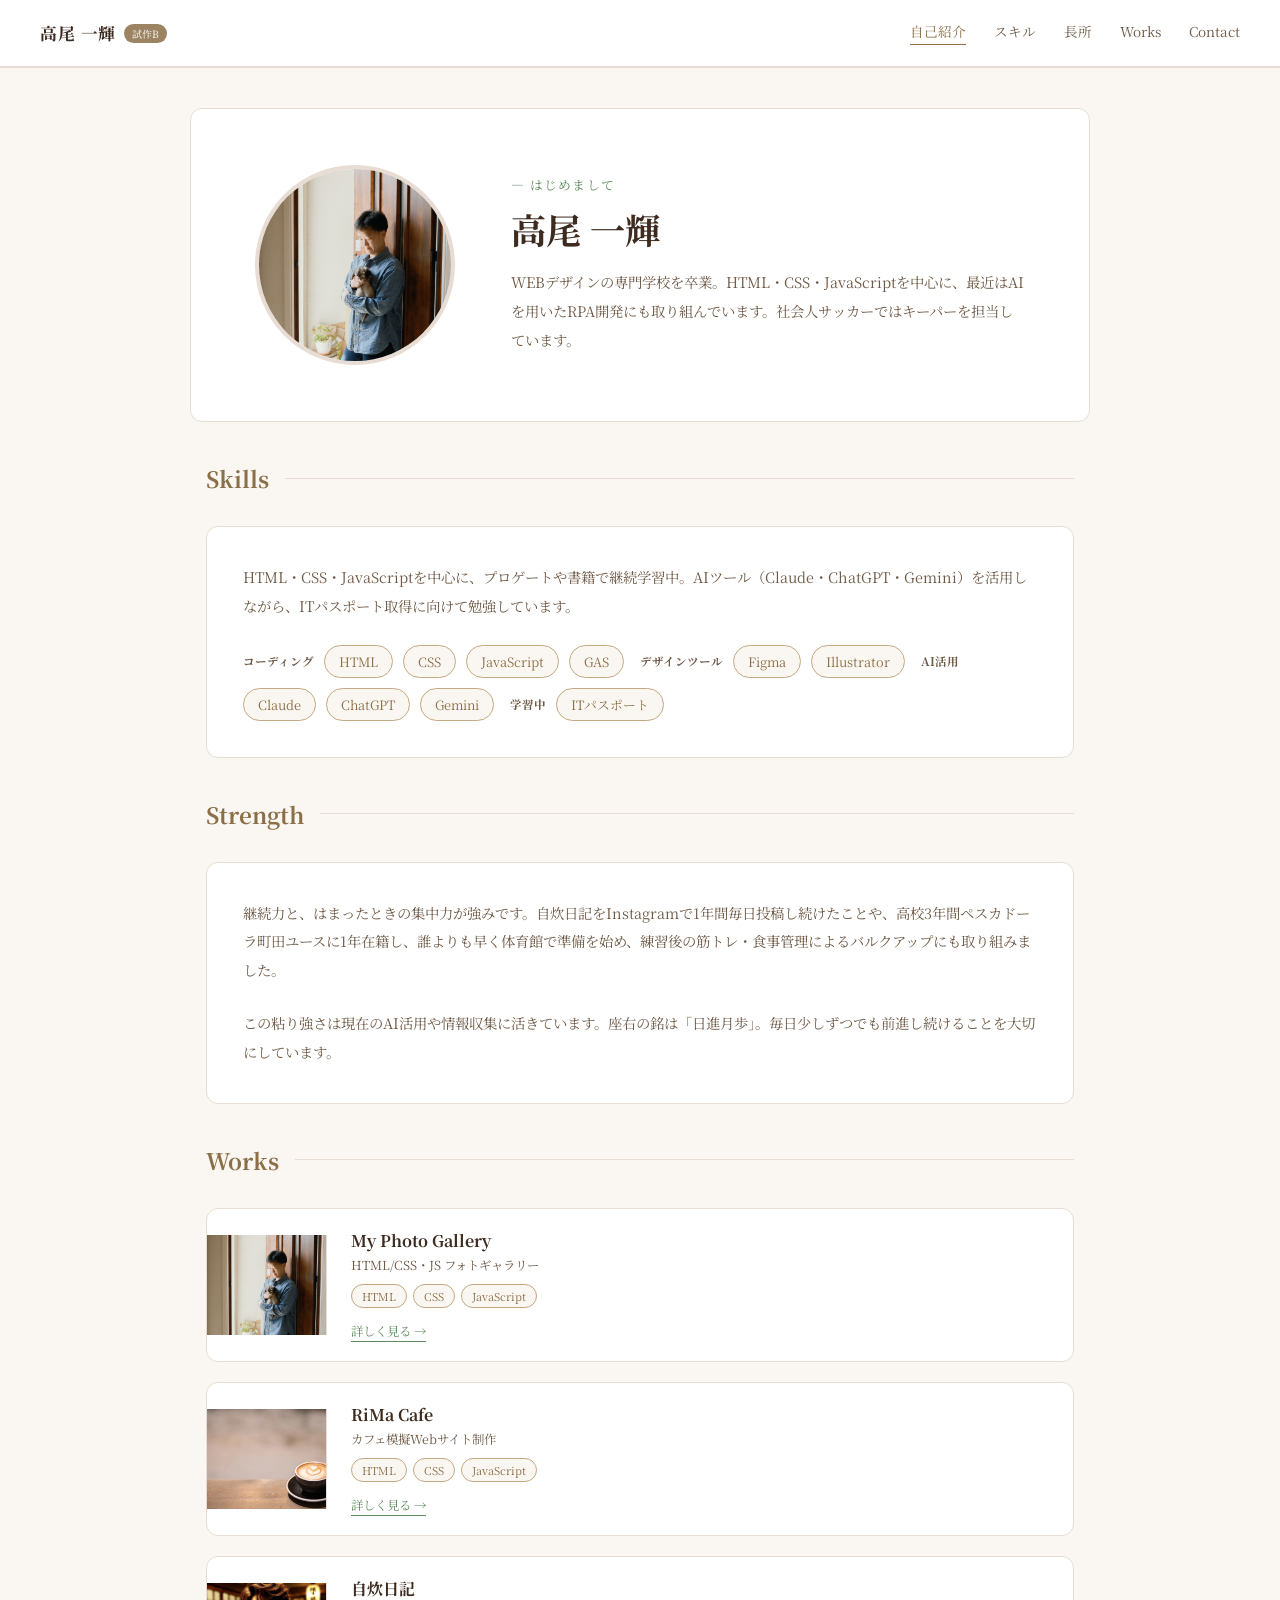
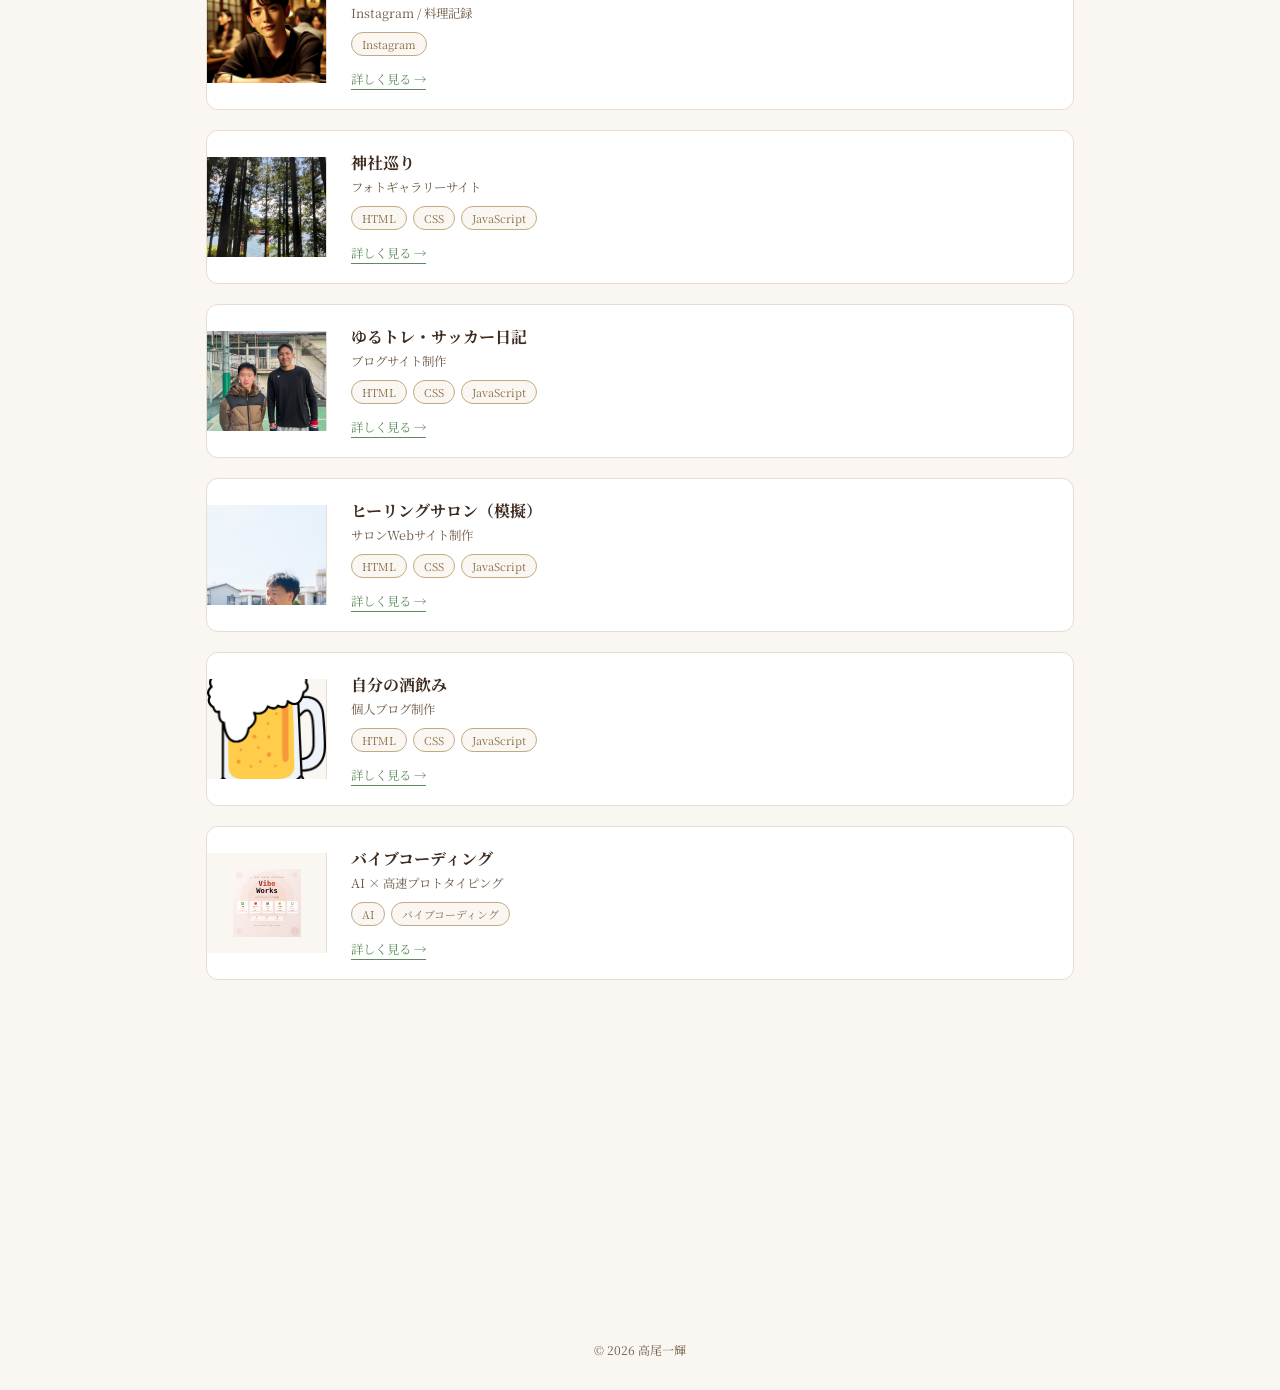
<file: mockup_b.html>
<!DOCTYPE html>
<html lang="ja">
<head>
<meta charset="UTF-8">
<meta name="viewport" content="width=device-width, initial-scale=1">
<title>高尾一輝　ポートフォリオ（提案B：ナチュラル×アースカラー）</title>
<meta name="description" content="高尾一輝のポートフォリオサイト（デザイン試作）。HTML/CSS・JavaScript・AI活用によるWeb制作の作品を掲載しています。">
<meta property="og:title" content="高尾一輝　ポートフォリオ（提案B）">
<meta property="og:description" content="HTML/CSS・JavaScript・AI活用によるWeb制作の作品集">
<meta property="og:type" content="website">
<link rel="icon" type="image/png" href="images/kazu_ai.png">
<link rel="preconnect" href="https://fonts.googleapis.com">
<link rel="preconnect" href="https://fonts.gstatic.com" crossorigin>
<link href="https://fonts.googleapis.com/css2?family=Noto+Serif+JP:wght@400;700&display=swap" rel="stylesheet">
<style>
  :root {
    --bg: #FAF7F2;
    --surface: #FFFFFF;
    --text: #3D2B1F;
    --sub: #6E5A47; /* #9C8476はコントラスト不足(3.29〜3.51:1)だったため濃色に(6.1〜6.5:1) */
    --accent: #8B6F47;
    --light: #C4A882;
    --green: #5C8A5A;
    --border: #E8DDD4;
  }
  * { margin: 0; padding: 0; box-sizing: border-box; }
  html { scroll-behavior: smooth; }
  body { font-family: 'Noto Serif JP', serif; background: var(--bg); color: var(--text); }
  section[id] { scroll-margin-top: 84px; }

  .label-badge {
    font-size: 10px; padding: 2px 8px; border-radius: 10px;
    background: var(--accent); color: #fff;
    margin-left: 8px; white-space: nowrap; opacity: 0.85; flex-shrink: 0;
  }

  /* Header */
  header {
    background: var(--surface);
    border-bottom: 2px solid var(--border);
    display: flex; align-items: center;
    padding: 0 40px; height: 68px;
    position: sticky; top: 0; z-index: 100;
  }
  header h1 { font-size: 1.05rem; font-weight: 700; color: var(--text); letter-spacing: 0.05em; }
  .desktop-nav { margin-left: auto; display: flex; gap: 28px; }
  .desktop-nav a {
    font-size: 0.85rem; color: var(--sub);
    text-decoration: none; position: relative; padding-bottom: 4px;
  }
  .desktop-nav a::after {
    content: ''; position: absolute; bottom: 0; left: 0;
    width: 0; height: 1px; background: var(--accent);
    transition: width 0.3s;
  }
  .desktop-nav a:hover::after { width: 100%; }
  .desktop-nav a:hover { color: var(--accent); }

  /* ハンバーガー（モバイルのみ） */
  .hamburger {
    display: none;
    width: 44px; height: 44px;
    border: none; background: transparent;
    cursor: pointer; position: relative; z-index: 200;
    margin-left: auto;
  }
  .hamburger span {
    display: block; position: absolute; left: 50%; top: 50%;
    width: 20px; height: 2px; background: var(--accent);
    transform: translate(-50%, -50%);
    transition: all 0.3s;
  }
  .hamburger span:nth-child(1) { margin-top: -6px; }
  .hamburger span:nth-child(3) { margin-top: 6px; }
  .hamburger.active span:nth-child(1) { margin-top: 0; transform: translate(-50%, -50%) rotate(45deg); }
  .hamburger.active span:nth-child(2) { opacity: 0; }
  .hamburger.active span:nth-child(3) { margin-top: 0; transform: translate(-50%, -50%) rotate(-45deg); }

  .mobile-nav {
    position: fixed; top: 68px; right: -100%;
    width: 72%; max-width: 280px; height: calc(100vh - 68px);
    background: var(--surface); border-left: 1px solid var(--border);
    transition: right 0.3s; z-index: 150;
    display: flex; flex-direction: column; padding: 12px 0;
  }
  .mobile-nav.open { right: 0; }
  .mobile-nav a {
    padding: 16px 32px; color: var(--text); text-decoration: none;
    font-size: 0.9rem; border-bottom: 1px solid var(--border);
  }

  /* Hero */
  .hero {
    max-width: 900px; margin: 40px auto;
    background: var(--surface);
    border-radius: 12px;
    padding: 56px 64px;
    display: flex; align-items: center; gap: 56px;
    border: 1px solid var(--border);
  }
  .hero img {
    width: 200px; height: 200px; object-fit: cover;
    border-radius: 50%;
    border: 4px solid var(--border);
    flex-shrink: 0;
  }
  .hero-text .greeting { font-size: 0.8rem; color: var(--green); letter-spacing: 0.1em; margin-bottom: 12px; }
  .hero-text h2 { font-size: 2.2rem; font-weight: 700; margin-bottom: 16px; line-height: 1.3; }
  .hero-text p { font-size: 0.9rem; line-height: 2; color: var(--sub); }

  /* Section */
  section { max-width: 900px; margin: 40px auto; padding: 0 16px; }

  .section-header {
    display: flex; align-items: center; gap: 16px; margin-bottom: 32px;
  }
  .section-header h2 { font-size: 1.4rem; color: var(--accent); }
  .section-header::after {
    content: ''; flex: 1; height: 1px; background: var(--border);
  }

  /* Works */
  .works-list { display: flex; flex-direction: column; gap: 20px; }
  .work-card {
    background: var(--surface); border: 1px solid var(--border);
    border-radius: 12px; overflow: hidden;
    display: flex; align-items: center;
    transition: box-shadow 0.3s, transform 0.3s;
  }
  .work-card:hover { box-shadow: 0 6px 24px rgba(139,111,71,0.16); transform: translateY(-3px); }
  .work-card .thumb {
    width: 120px; height: 100px; flex-shrink: 0;
    object-fit: cover;
    background: var(--bg);
    border-right: 1px solid var(--border);
  }
  .work-card .card-body { padding: 20px 24px; text-align: left; }
  .work-card .card-title { font-size: 1rem; font-weight: 700; margin-bottom: 4px; }
  .work-card .card-sub { font-size: 0.78rem; color: var(--sub); margin-bottom: 10px; }
  .card-tags { display: flex; flex-wrap: wrap; gap: 6px; margin-bottom: 10px; }
  .tag-mini {
    font-size: 0.68rem; padding: 3px 10px;
    background: var(--bg); border: 1px solid var(--light);
    border-radius: 12px; color: var(--accent);
  }
  .work-card a.view-link {
    font-size: 0.78rem; color: var(--green);
    text-decoration: none; border-bottom: 1px solid var(--green);
    padding-bottom: 1px; transition: opacity 0.2s;
  }
  .work-card a.view-link:hover { opacity: 0.7; }

  /* Skills / Strength */
  .skills-box {
    background: var(--surface); border: 1px solid var(--border);
    border-radius: 12px; padding: 36px;
  }
  .skills-box p { font-size: 0.9rem; line-height: 2; color: var(--sub); margin-bottom: 24px; }
  .skills-box p:last-child { margin-bottom: 0; }
  .skill-tags { display: flex; flex-wrap: wrap; align-items: center; gap: 10px; }
  .tag-group-label { font-size: 0.72rem; font-weight: 700; color: var(--sub); margin-left: 6px; }
  .tag-group-label:first-child { margin-left: 0; }
  .tag {
    font-size: 0.8rem; padding: 6px 14px;
    background: var(--bg); border: 1px solid var(--light);
    border-radius: 20px; color: var(--accent);
  }

  /* Contact */
  .contact-box {
    background: var(--accent);
    border-radius: 12px; padding: 56px;
    text-align: center; margin-bottom: 40px;
  }
  .contact-box h3 { color: #fff; font-size: 1.4rem; margin-bottom: 8px; }
  .contact-box p { color: rgba(255,255,255,0.75); font-size: 0.85rem; margin-bottom: 28px; }
  .contact-box .contact-btn {
    display: inline-block;
    background: #fff; color: var(--accent);
    border: none; border-radius: 30px;
    padding: 14px 36px; font-size: 0.95rem; font-weight: 700;
    font-family: 'Noto Serif JP', serif;
    text-decoration: none;
    cursor: pointer; transition: transform 0.2s;
  }
  .contact-box .contact-btn:hover { transform: scale(1.03); }

  footer { text-align: center; padding: 32px; color: var(--sub); font-size: 0.75rem; }

  /* ナビ：現在地ハイライト（PC・モバイル共通） */
  .desktop-nav a.current { color: var(--accent); }
  .desktop-nav a.current::after { width: 100%; }
  .mobile-nav a.current { color: var(--accent); font-weight: 700; background: var(--bg); }

  /* トップへ戻るボタン */
  #to-top {
    position: fixed; right: 24px; bottom: 24px; z-index: 900;
    width: 48px; height: 48px; border: none; border-radius: 50%;
    background: var(--accent); color: #fff; font-size: 1.2rem; cursor: pointer;
    opacity: 0; visibility: hidden; transform: translateY(12px);
    transition: opacity 0.3s, transform 0.3s, visibility 0.3s;
  }
  #to-top.visible { opacity: 1; visibility: visible; transform: none; }
  #to-top:hover { transform: scale(1.05); }

  /* スクロール出現アニメーション */
  .fade-up { opacity: 0; transform: translateY(24px); transition: opacity 0.7s ease, transform 0.7s ease; }
  .fade-up.is-visible { opacity: 1; transform: none; }

  @media (prefers-reduced-motion: reduce) {
    html { scroll-behavior: auto; }
    .fade-up { opacity: 1; transform: none; transition: none; }
  }

  /* レスポンシブ */
  @media (max-width: 700px) {
    header { padding: 0 20px; }
    .desktop-nav { display: none; }
    .hamburger { display: block; }
    .hero { flex-direction: column; text-align: center; padding: 40px 24px; gap: 24px; margin: 16px; }
    .hero img { width: 150px; height: 150px; }
    .work-card { flex-direction: column; align-items: stretch; }
    .work-card .thumb { width: 100%; height: 160px; border-right: none; border-bottom: 1px solid var(--border); }
    .work-card .card-body { text-align: center; }
  }

  /* ===== ロゴスプラッシュ（KAZUKI TAKAO ブランドマーク） =====
     4-1-4方式：完成画像1枚をそのままフェードアップ表示するだけのシンプルな構成。
     Figmaでフォント・文字サイズ調整済みの完成画像(kt-logo-full.png)を
     分割・再配置せず実物のまま使うことで、位置ズレ等のトラブルを避ける。 */
  body.kt-splash-active { overflow: hidden; }
  #kt-splash {
    position: fixed; inset: 0; z-index: 9999;
    background: #ffffff;
    display: flex; align-items: center; justify-content: center;
    transition: opacity 0.6s ease;
  }
  #kt-splash.fadeout { opacity: 0; pointer-events: none; }

  #kt-splash-logo {
    width: min(88vw, 460px); height: auto;
    opacity: 0;
    animation: kt-logo-zoomin 0.8s ease forwards;
  }
  @keyframes kt-logo-zoomin {
    from { opacity: 0; transform: scale(0.85); }
    to { opacity: 1; transform: scale(1); }
  }

  @media (prefers-reduced-motion: reduce) {
    #kt-splash { display: none; }
  }
</style>
</head>
<body>

<div id="kt-splash" aria-hidden="true">
  <img id="kt-splash-logo" src="images/kt-logo-full.png" alt="KAZUKI TAKAO">
</div>

<header>
  <h1>高尾 一輝</h1>
  <span class="label-badge">試作B</span>
  <nav class="desktop-nav">
    <a href="#about">自己紹介</a>
    <a href="#skills">スキル</a>
    <a href="#strength">長所</a>
    <a href="#works">Works</a>
    <a href="#contact">Contact</a>
  </nav>
  <button class="hamburger" type="button" aria-label="メニューを開く" aria-expanded="false" aria-controls="mobile-nav">
    <span></span><span></span><span></span>
  </button>
</header>

<nav id="mobile-nav" class="mobile-nav" aria-label="モバイルメニュー">
  <a href="#about">自己紹介</a>
  <a href="#skills">スキル</a>
  <a href="#strength">長所</a>
  <a href="#works">Works</a>
  <a href="#contact">Contact</a>
</nav>

<div class="hero" id="about">
  <img src="images/profile_new.jpeg" alt="プロフィール写真">
  <div class="hero-text">
    <div class="greeting">— はじめまして</div>
    <h2>高尾 一輝</h2>
    <p>WEBデザインの専門学校を卒業。HTML・CSS・JavaScriptを中心に、最近はAIを用いたRPA開発にも取り組んでいます。社会人サッカーではキーパーを担当しています。</p>
  </div>
</div>

<section id="skills">
  <div class="section-header"><h2>Skills</h2></div>
  <div class="skills-box">
    <p>HTML・CSS・JavaScriptを中心に、プロゲートや書籍で継続学習中。AIツール（Claude・ChatGPT・Gemini）を活用しながら、ITパスポート取得に向けて勉強しています。</p>
    <div class="skill-tags">
      <span class="tag-group-label">コーディング</span>
      <span class="tag">HTML</span>
      <span class="tag">CSS</span>
      <span class="tag">JavaScript</span>
      <span class="tag">GAS</span>
      <span class="tag-group-label">デザインツール</span>
      <span class="tag">Figma</span>
      <span class="tag">Illustrator</span>
      <span class="tag-group-label">AI活用</span>
      <span class="tag">Claude</span>
      <span class="tag">ChatGPT</span>
      <span class="tag">Gemini</span>
      <span class="tag-group-label">学習中</span>
      <span class="tag">ITパスポート</span>
    </div>
  </div>
</section>

<section id="strength">
  <div class="section-header"><h2>Strength</h2></div>
  <div class="skills-box">
    <p>継続力と、はまったときの集中力が強みです。自炊日記をInstagramで1年間毎日投稿し続けたことや、高校3年間ペスカドーラ町田ユースに1年在籍し、誰よりも早く体育館で準備を始め、練習後の筋トレ・食事管理によるバルクアップにも取り組みました。</p>
    <p>この粘り強さは現在のAI活用や情報収集に活きています。座右の銘は「日進月歩」。毎日少しずつでも前進し続けることを大切にしています。</p>
  </div>
</section>

<section id="works">
  <div class="section-header"><h2>Works</h2></div>
  <div class="works-list">
    <div class="work-card">
      <img class="thumb" loading="lazy" src="images/gallery_sample.jpeg" alt="My Photo Gallery">
      <div class="card-body">
        <div class="card-title">My Photo Gallery</div>
        <div class="card-sub">HTML/CSS・JS フォトギャラリー</div>
        <div class="card-tags"><span class="tag-mini">HTML</span><span class="tag-mini">CSS</span><span class="tag-mini">JavaScript</span></div>
        <a class="view-link" href="https://kazukitakao.netlify.app/My_photo_gallery/" target="_blank" rel="noopener">詳しく見る →</a>
      </div>
    </div>
    <div class="work-card">
      <img class="thumb" loading="lazy" src="images/hero_pc.webp" alt="RiMa Cafe">
      <div class="card-body">
        <div class="card-title">RiMa Cafe</div>
        <div class="card-sub">カフェ模擬Webサイト制作</div>
        <div class="card-tags"><span class="tag-mini">HTML</span><span class="tag-mini">CSS</span><span class="tag-mini">JavaScript</span></div>
        <a class="view-link" href="https://kazukitakao.netlify.app/rimacafe/" target="_blank" rel="noopener">詳しく見る →</a>
      </div>
    </div>
    <div class="work-card">
      <img class="thumb" loading="lazy" src="images/kazu_ai.png" alt="自炊日記">
      <div class="card-body">
        <div class="card-title">自炊日記</div>
        <div class="card-sub">Instagram / 料理記録</div>
        <div class="card-tags"><span class="tag-mini">Instagram</span></div>
        <a class="view-link" href="https://www.instagram.com/cooking.kazu01" target="_blank" rel="noopener">詳しく見る →</a>
      </div>
    </div>
    <div class="work-card">
      <img class="thumb" loading="lazy" src="images/img_2055.jpg" alt="神社巡り">
      <div class="card-body">
        <div class="card-title">神社巡り</div>
        <div class="card-sub">フォトギャラリーサイト</div>
        <div class="card-tags"><span class="tag-mini">HTML</span><span class="tag-mini">CSS</span><span class="tag-mini">JavaScript</span></div>
        <a class="view-link" href="https://kazukitakao.netlify.app/Demo-gallery/" target="_blank" rel="noopener">詳しく見る →</a>
      </div>
    </div>
    <div class="work-card">
      <img class="thumb" loading="lazy" src="images/grant4.jpeg" alt="ゆるトレ・サッカー日記">
      <div class="card-body">
        <div class="card-title">ゆるトレ・サッカー日記</div>
        <div class="card-sub">ブログサイト制作</div>
        <div class="card-tags"><span class="tag-mini">HTML</span><span class="tag-mini">CSS</span><span class="tag-mini">JavaScript</span></div>
        <a class="view-link" href="https://kazukitakao.netlify.app/kadai2/" target="_blank" rel="noopener">詳しく見る →</a>
      </div>
    </div>
    <div class="work-card">
      <img class="thumb" loading="lazy" src="images/heling_therapist.jpeg" alt="ヒーリングサロン（模擬）" style="object-position: center 25%;">
      <div class="card-body">
        <div class="card-title">ヒーリングサロン（模擬）</div>
        <div class="card-sub">サロンWebサイト制作</div>
        <div class="card-tags"><span class="tag-mini">HTML</span><span class="tag-mini">CSS</span><span class="tag-mini">JavaScript</span></div>
        <a class="view-link" href="https://kazukitakao.netlify.app/heling/" target="_blank" rel="noopener">詳しく見る →</a>
      </div>
    </div>
    <div class="work-card">
      <img class="thumb" loading="lazy" src="images/beel.png" alt="自分の酒飲み">
      <div class="card-body">
        <div class="card-title">自分の酒飲み</div>
        <div class="card-sub">個人ブログ制作</div>
        <div class="card-tags"><span class="tag-mini">HTML</span><span class="tag-mini">CSS</span><span class="tag-mini">JavaScript</span></div>
        <a class="view-link" href="https://kazukitakao.netlify.app/drink/" target="_blank" rel="noopener">詳しく見る →</a>
      </div>
    </div>
    <div class="work-card">
      <img class="thumb" loading="lazy" src="images/vibe_coding.svg" alt="バイブコーディング" style="object-fit: contain; padding: 16px; background: var(--bg);">
      <div class="card-body">
        <div class="card-title">バイブコーディング</div>
        <div class="card-sub">AI × 高速プロトタイピング</div>
        <div class="card-tags"><span class="tag-mini">AI</span><span class="tag-mini">バイブコーディング</span></div>
        <a class="view-link" href="https://kazukitakao.netlify.app/vibe/" target="_blank" rel="noopener">詳しく見る →</a>
      </div>
    </div>
  </div>
</section>

<section id="contact">
  <div class="contact-box">
    <h3>お問い合わせ</h3>
    <p>お仕事のご依頼・ご相談はこちらから</p>
    <a class="contact-btn" href="https://docs.google.com/forms/d/e/1FAIpQLSebplFTU_S-tZXLR4ASSA_NHL0_x-g35ypijREtJYZ09A0PBQ/viewform?usp=sf_link" target="_blank" rel="noopener">お問い合わせフォーム</a>
  </div>
</section>

<footer>© <span id="year"></span> 高尾一輝</footer>

<!-- トップへ戻るボタン -->
<button id="to-top" type="button" aria-label="ページの先頭へ戻る">↑</button>

<script>
  document.getElementById('year').textContent = new Date().getFullYear();

  // ロゴスプラッシュ（4-1-4方式：完成画像1枚をフェードアップ表示するだけ）
  (function () {
    const splash = document.getElementById('kt-splash');
    if (!splash) return;
    const reduceMotion = window.matchMedia('(prefers-reduced-motion: reduce)').matches;
    if (reduceMotion || sessionStorage.getItem('kt_logo_splash_shown_b')) {
      splash.style.display = 'none';
      return;
    }
    sessionStorage.setItem('kt_logo_splash_shown_b', '1');
    document.body.classList.add('kt-splash-active');

    setTimeout(() => {
      splash.classList.add('fadeout');
      document.body.classList.remove('kt-splash-active');
      setTimeout(() => { splash.style.display = 'none'; }, 700);
    }, 1800);
  })();

  // ハンバーガーメニュー
  const hamburger = document.querySelector('.hamburger');
  const mobileNav = document.getElementById('mobile-nav');
  const toggleMenu = (open) => {
    hamburger.classList.toggle('active', open);
    mobileNav.classList.toggle('open', open);
    hamburger.setAttribute('aria-expanded', open);
  };
  hamburger.addEventListener('click', () => toggleMenu(!hamburger.classList.contains('active')));
  mobileNav.querySelectorAll('a').forEach((a) => a.addEventListener('click', () => toggleMenu(false)));

  // スクロール出現アニメーション
  const fadeTargets = document.querySelectorAll('.hero, .skills-box, .work-card, .contact-box');
  fadeTargets.forEach((el) => el.classList.add('fade-up'));
  const io = new IntersectionObserver((entries) => {
    entries.forEach((entry) => {
      if (entry.isIntersecting) {
        entry.target.classList.add('is-visible');
        io.unobserve(entry.target);
      }
    });
  }, { rootMargin: '0px 0px -10% 0px' });
  fadeTargets.forEach((el) => io.observe(el));

  // トップへ戻るボタン
  const toTopBtn = document.getElementById('to-top');
  window.addEventListener('scroll', () => {
    toTopBtn.classList.toggle('visible', window.scrollY > 300);
  }, { passive: true });
  toTopBtn.addEventListener('click', () => {
    window.scrollTo({ top: 0, behavior: 'smooth' });
  });

  // PCナビの現在地ハイライト
  const navLinksAll = document.querySelectorAll('.desktop-nav a, .mobile-nav a');
  const currentObserver = new IntersectionObserver((entries) => {
    entries.forEach((entry) => {
      if (!entry.isIntersecting) return;
      navLinksAll.forEach((link) => {
        link.classList.toggle('current', link.getAttribute('href') === '#' + entry.target.id);
      });
    });
  }, { rootMargin: '-40% 0px -55% 0px' });
  document.querySelectorAll('#about, #skills, #strength, #works, #contact').forEach((sec) => currentObserver.observe(sec));
</script>
</body>
</html>
</file>
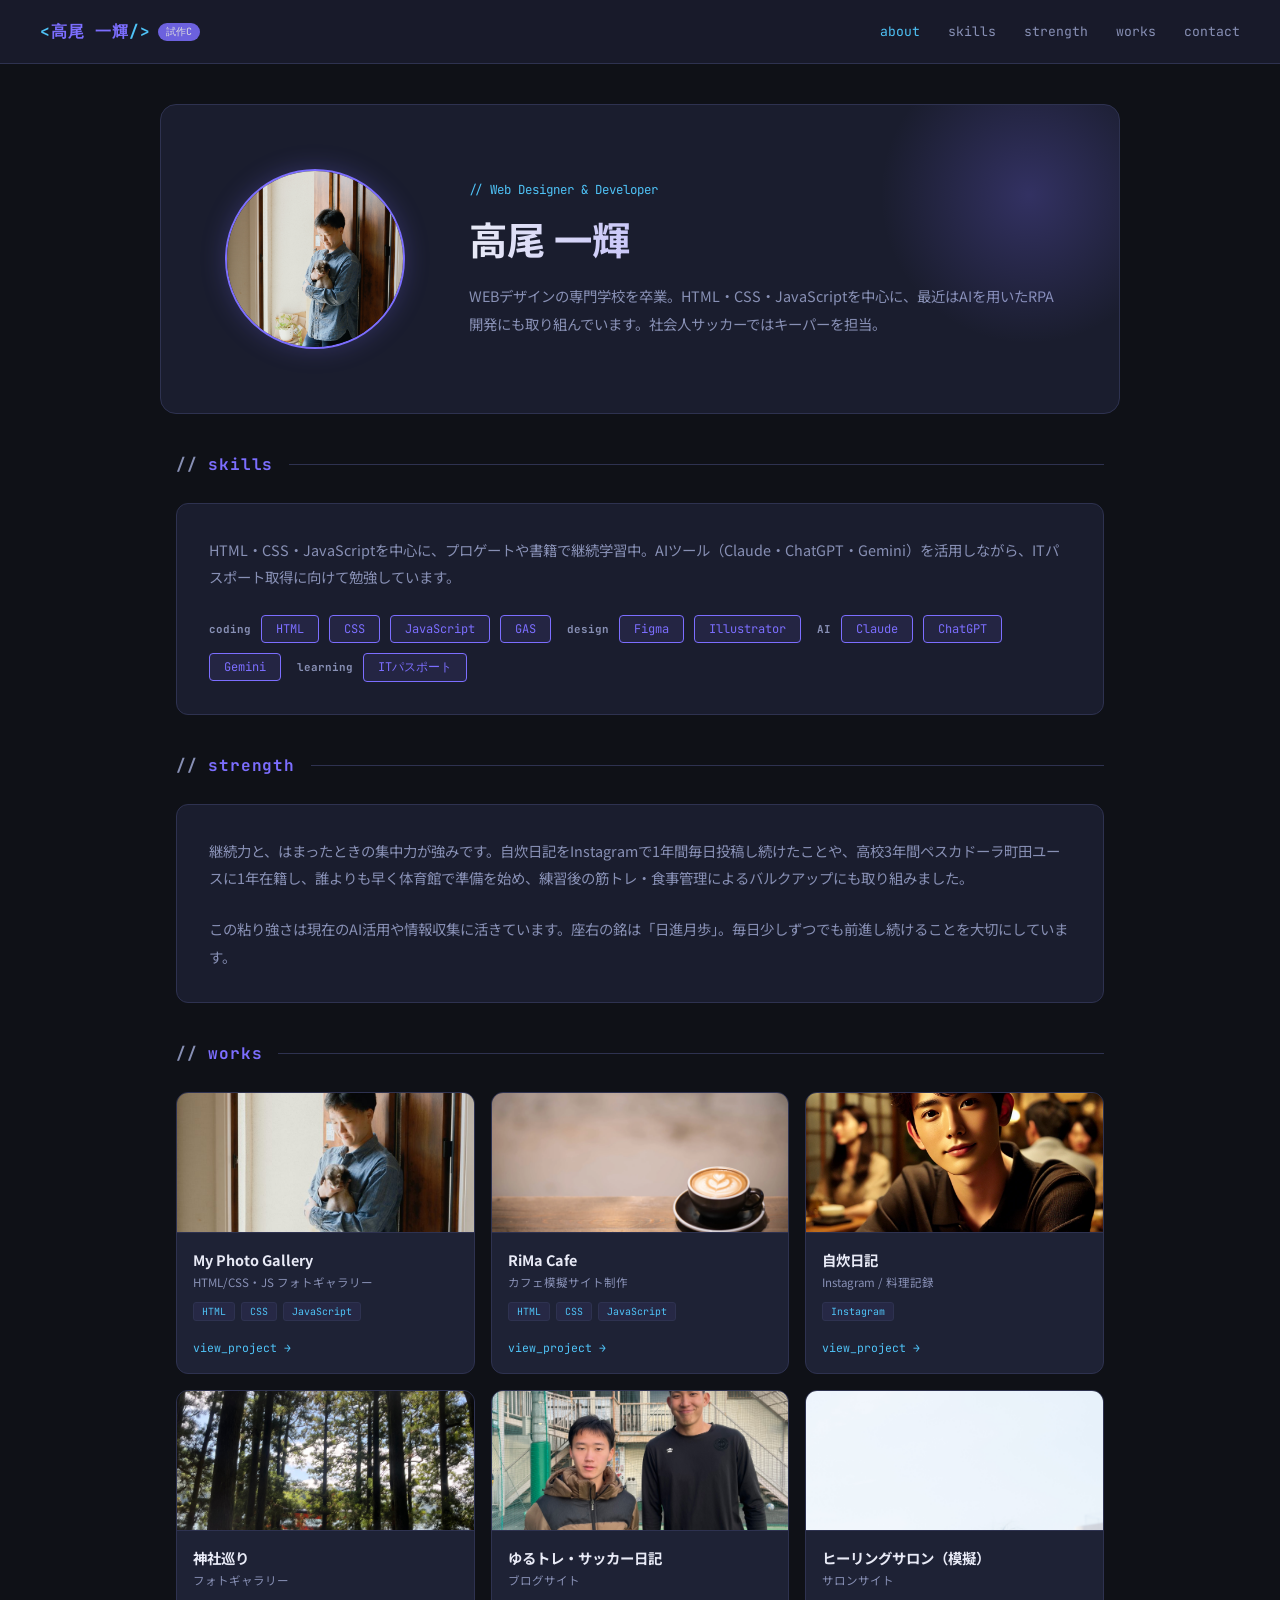
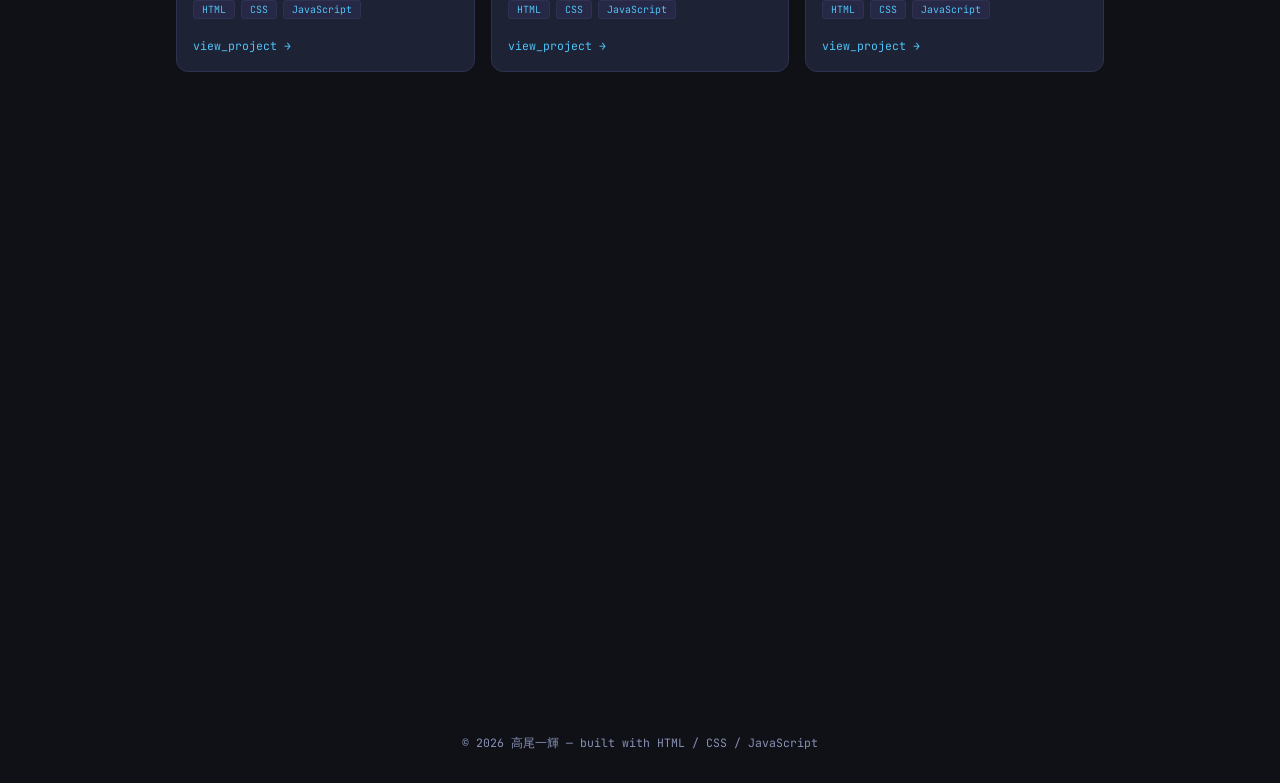
<file: mockup_c.html>
<!DOCTYPE html>
<html lang="ja">
<head>
<meta charset="UTF-8">
<meta name="viewport" content="width=device-width, initial-scale=1">
<title>高尾一輝　ポートフォリオ（提案C：ダーク×テック）</title>
<meta name="description" content="高尾一輝のポートフォリオサイト（デザイン試作）。HTML/CSS・JavaScript・AI活用によるWeb制作の作品を掲載しています。">
<meta property="og:title" content="高尾一輝　ポートフォリオ（提案C）">
<meta property="og:description" content="HTML/CSS・JavaScript・AI活用によるWeb制作の作品集">
<meta property="og:type" content="website">
<link rel="icon" type="image/png" href="images/kazu_ai.png">
<link rel="preconnect" href="https://fonts.googleapis.com">
<link rel="preconnect" href="https://fonts.gstatic.com" crossorigin>
<link href="https://fonts.googleapis.com/css2?family=Noto+Sans+JP:wght@400;700&family=JetBrains+Mono:wght@400;700&display=swap" rel="stylesheet">
<style>
  :root {
    --bg: #0F1117;
    --surface: #1A1D2E;
    --surface2: #1E2235;
    --text: #E8EAF6;
    --sub: #8890B5;
    --accent: #7C6EFF;
    --accent2: #4FC3F7;
    --border: #2E3250;
    --glow: rgba(124, 110, 255, 0.25);
  }
  * { margin: 0; padding: 0; box-sizing: border-box; }
  html { scroll-behavior: smooth; }
  body { font-family: 'Noto Sans JP', sans-serif; background: var(--bg); color: var(--text); }
  section[id] { scroll-margin-top: 80px; }

  .label-badge {
    font-size: 10px; padding: 2px 8px; border-radius: 10px;
    background: var(--accent); color: #fff;
    margin-left: 8px; white-space: nowrap; opacity: 0.85; flex-shrink: 0;
    font-family: 'JetBrains Mono', monospace;
  }

  /* Header */
  header {
    background: rgba(26, 29, 46, 0.85);
    backdrop-filter: blur(12px);
    border-bottom: 1px solid var(--border);
    display: flex; align-items: center;
    padding: 0 40px; height: 64px;
    position: sticky; top: 0; z-index: 100;
  }
  header h1 {
    font-family: 'JetBrains Mono', monospace;
    font-size: 1rem; color: var(--accent);
    letter-spacing: 0.05em;
  }
  header h1 span { color: var(--accent2); }
  .desktop-nav { margin-left: auto; display: flex; gap: 28px; }
  .desktop-nav a {
    font-size: 0.82rem; color: var(--sub);
    text-decoration: none; font-family: 'JetBrains Mono', monospace;
    transition: color 0.2s;
  }
  .desktop-nav a:hover { color: var(--accent2); }

  /* ハンバーガー（モバイルのみ） */
  .hamburger {
    display: none;
    width: 44px; height: 44px;
    border: none; background: transparent;
    cursor: pointer; position: relative; z-index: 200;
    margin-left: auto;
  }
  .hamburger span {
    display: block; position: absolute; left: 50%; top: 50%;
    width: 20px; height: 2px; background: var(--accent2);
    transform: translate(-50%, -50%);
    transition: all 0.3s;
  }
  .hamburger span:nth-child(1) { margin-top: -6px; }
  .hamburger span:nth-child(3) { margin-top: 6px; }
  .hamburger.active span:nth-child(1) { margin-top: 0; transform: translate(-50%, -50%) rotate(45deg); }
  .hamburger.active span:nth-child(2) { opacity: 0; }
  .hamburger.active span:nth-child(3) { margin-top: 0; transform: translate(-50%, -50%) rotate(-45deg); }

  .mobile-nav {
    position: fixed; top: 64px; right: -100%;
    width: 72%; max-width: 280px; height: calc(100vh - 64px);
    background: var(--surface); border-left: 1px solid var(--border);
    transition: right 0.3s; z-index: 150;
    display: flex; flex-direction: column; padding: 12px 0;
  }
  .mobile-nav.open { right: 0; }
  .mobile-nav a {
    padding: 16px 32px; color: var(--sub); text-decoration: none;
    font-size: 0.85rem; font-family: 'JetBrains Mono', monospace;
    border-bottom: 1px solid var(--border);
  }

  /* Hero */
  .hero {
    max-width: 960px; margin: 40px auto;
    background: var(--surface);
    border: 1px solid var(--border);
    border-radius: 16px;
    padding: 64px;
    display: flex; align-items: center; gap: 64px;
    position: relative; overflow: hidden;
  }
  .hero::before {
    content: '';
    position: absolute; top: -60px; right: -60px;
    width: 300px; height: 300px;
    background: radial-gradient(circle, var(--glow) 0%, transparent 70%);
    pointer-events: none;
  }
  .hero img {
    width: 180px; height: 180px; object-fit: cover;
    border-radius: 50%;
    border: 2px solid var(--accent);
    box-shadow: 0 0 24px var(--glow);
    flex-shrink: 0;
  }
  .hero-text .mono {
    font-family: 'JetBrains Mono', monospace;
    font-size: 0.78rem; color: var(--accent2);
    margin-bottom: 12px;
  }
  .hero-text h2 {
    font-size: 2.4rem; font-weight: 700; margin-bottom: 16px;
    background: linear-gradient(90deg, var(--text) 0%, var(--accent) 100%);
    -webkit-background-clip: text; -webkit-text-fill-color: transparent;
    background-clip: text;
  }
  .hero-text p { font-size: 0.9rem; line-height: 1.9; color: var(--sub); }

  /* Section */
  section { max-width: 960px; margin: 40px auto; padding: 0 16px; }

  .section-header {
    display: flex; align-items: center; gap: 16px; margin-bottom: 28px;
  }
  .section-header h2 {
    font-family: 'JetBrains Mono', monospace;
    font-size: 1rem; color: var(--accent);
    letter-spacing: 0.05em;
  }
  .section-header h2::before { content: '// '; color: var(--sub); }
  .section-header::after {
    content: ''; flex: 1; height: 1px; background: var(--border);
  }

  /* Works grid */
  .works-grid {
    display: grid; grid-template-columns: repeat(3, 1fr); gap: 16px;
  }
  .work-card {
    background: var(--surface2); border: 1px solid var(--border);
    border-radius: 12px; overflow: hidden;
    transition: border-color 0.3s, box-shadow 0.3s, transform 0.3s;
    cursor: pointer;
  }
  .work-card:hover {
    border-color: var(--accent);
    box-shadow: 0 0 20px var(--glow);
    transform: translateY(-4px);
  }
  .work-card .thumb {
    width: 100%; height: 140px; object-fit: cover; display: block;
    background: var(--surface);
    border-bottom: 1px solid var(--border);
  }
  .work-card .card-body { padding: 16px; }
  .work-card .card-title { font-size: 0.9rem; font-weight: 700; margin-bottom: 4px; }
  .work-card .card-sub { font-size: 0.72rem; color: var(--sub); margin-bottom: 12px; }
  .card-tags { display: flex; flex-wrap: wrap; gap: 6px; margin-bottom: 12px; }
  .tag-mini {
    font-size: 0.62rem; padding: 2px 8px;
    background: rgba(124,110,255,0.08);
    border: 1px solid var(--border); border-radius: 3px;
    color: var(--accent2); font-family: 'JetBrains Mono', monospace;
  }
  .work-card a.view-link {
    font-size: 0.72rem; color: var(--accent2);
    text-decoration: none; font-family: 'JetBrains Mono', monospace;
    transition: opacity 0.2s;
  }
  .work-card a.view-link:hover { opacity: 0.7; }

  /* Skills / Strength */
  .skills-box {
    background: var(--surface); border: 1px solid var(--border);
    border-radius: 12px; padding: 32px;
  }
  .skills-box p { font-size: 0.9rem; line-height: 1.9; color: var(--sub); margin-bottom: 24px; }
  .skills-box p:last-child { margin-bottom: 0; }
  .skill-tags { display: flex; flex-wrap: wrap; align-items: center; gap: 10px; }
  .tag-group-label {
    font-size: 0.68rem; font-weight: 700; color: var(--sub);
    font-family: 'JetBrains Mono', monospace; margin-left: 6px;
  }
  .tag-group-label:first-child { margin-left: 0; }
  .tag {
    font-size: 0.75rem; padding: 5px 14px;
    background: rgba(124,110,255,0.1);
    border: 1px solid var(--accent);
    border-radius: 4px; color: var(--accent);
    font-family: 'JetBrains Mono', monospace;
  }

  /* Contact */
  .contact-box {
    background: var(--surface);
    border: 1px solid var(--border);
    border-radius: 16px; padding: 56px;
    text-align: center; margin-bottom: 40px;
    position: relative; overflow: hidden;
  }
  .contact-box::before {
    content: '';
    position: absolute; bottom: -80px; left: 50%; transform: translateX(-50%);
    width: 400px; height: 200px;
    background: radial-gradient(circle, rgba(79,195,247,0.12) 0%, transparent 70%);
  }
  .contact-box h3 { font-size: 1.4rem; margin-bottom: 8px; }
  .contact-box p { color: var(--sub); font-size: 0.85rem; margin-bottom: 28px; }
  .contact-box .contact-btn {
    display: inline-block;
    background: var(--accent);
    color: #fff; border: none; border-radius: 8px;
    padding: 14px 36px; font-size: 0.95rem; font-weight: 700;
    font-family: 'Noto Sans JP', sans-serif;
    text-decoration: none;
    cursor: pointer;
    box-shadow: 0 0 20px var(--glow);
    transition: box-shadow 0.3s, transform 0.2s;
  }
  .contact-box .contact-btn:hover { box-shadow: 0 0 32px rgba(124,110,255,0.5); transform: scale(1.03); }

  footer { text-align: center; padding: 32px; color: var(--sub); font-size: 0.72rem; font-family: 'JetBrains Mono', monospace; }

  /* ナビ：現在地ハイライト（PC・モバイル共通） */
  .desktop-nav a.current { color: var(--accent2); }
  .mobile-nav a.current { color: var(--accent2); font-weight: 700; background: var(--surface2); }

  /* トップへ戻るボタン */
  #to-top {
    position: fixed; right: 24px; bottom: 24px; z-index: 900;
    width: 48px; height: 48px; border: none; border-radius: 50%;
    background: var(--accent); color: #fff; font-size: 1.2rem; cursor: pointer;
    opacity: 0; visibility: hidden; transform: translateY(12px);
    box-shadow: 0 0 20px var(--glow);
    transition: opacity 0.3s, transform 0.3s, visibility 0.3s, box-shadow 0.3s;
  }
  #to-top.visible { opacity: 1; visibility: visible; transform: none; }
  #to-top:hover { box-shadow: 0 0 32px rgba(124,110,255,0.5); }

  /* スクロール出現アニメーション */
  .fade-up { opacity: 0; transform: translateY(24px); transition: opacity 0.7s ease, transform 0.7s ease; }
  .fade-up.is-visible { opacity: 1; transform: none; }

  @media (prefers-reduced-motion: reduce) {
    html { scroll-behavior: auto; }
    .fade-up { opacity: 1; transform: none; transition: none; }
  }

  /* レスポンシブ */
  @media (max-width: 700px) {
    header { padding: 0 20px; }
    .desktop-nav { display: none; }
    .hamburger { display: block; }
    .hero { flex-direction: column; text-align: center; padding: 40px 28px; gap: 24px; margin: 16px; }
    .hero img { width: 140px; height: 140px; }
    .works-grid { grid-template-columns: 1fr; }
  }

  /* タブレット：3カラムだと窮屈なので2カラムに */
  @media (min-width: 701px) and (max-width: 900px) {
    .works-grid { grid-template-columns: repeat(2, 1fr); }
  }

  /* ===== ロゴスプラッシュ（KAZUKI TAKAO ブランドマーク） =====
     4-1-4方式：完成画像1枚をそのままフェードアップ表示するだけのシンプルな構成。
     Figmaでフォント・文字サイズ調整済みの完成画像(kt-logo-full.png)を
     分割・再配置せず実物のまま使うことで、位置ズレ等のトラブルを避ける。
     ダークテーマだがロゴが黒基調のため、視認性を優先し背景は白固定。 */
  body.kt-splash-active { overflow: hidden; }
  #kt-splash {
    position: fixed; inset: 0; z-index: 9999;
    background: #ffffff;
    display: flex; align-items: center; justify-content: center;
    transition: opacity 0.6s ease;
  }
  #kt-splash.fadeout { opacity: 0; pointer-events: none; }

  #kt-splash-logo {
    width: min(88vw, 460px); height: auto;
    opacity: 0;
    animation: kt-logo-zoomin 0.8s ease forwards;
  }
  @keyframes kt-logo-zoomin {
    from { opacity: 0; transform: scale(0.85); }
    to { opacity: 1; transform: scale(1); }
  }

  @media (prefers-reduced-motion: reduce) {
    #kt-splash { display: none; }
  }
</style>
</head>
<body>

<div id="kt-splash" aria-hidden="true">
  <img id="kt-splash-logo" src="images/kt-logo-full.png" alt="KAZUKI TAKAO">
</div>

<header>
  <h1><span>&lt;</span>高尾 一輝<span>/&gt;</span></h1>
  <span class="label-badge">試作C</span>
  <nav class="desktop-nav">
    <a href="#about">about</a>
    <a href="#skills">skills</a>
    <a href="#strength">strength</a>
    <a href="#works">works</a>
    <a href="#contact">contact</a>
  </nav>
  <button class="hamburger" type="button" aria-label="メニューを開く" aria-expanded="false" aria-controls="mobile-nav">
    <span></span><span></span><span></span>
  </button>
</header>

<nav id="mobile-nav" class="mobile-nav" aria-label="モバイルメニュー">
  <a href="#about">about</a>
  <a href="#skills">skills</a>
  <a href="#strength">strength</a>
  <a href="#works">works</a>
  <a href="#contact">contact</a>
</nav>

<div class="hero" id="about">
  <img src="images/profile_new.jpeg" alt="プロフィール写真">
  <div class="hero-text">
    <div class="mono">// Web Designer &amp; Developer</div>
    <h2>高尾 一輝</h2>
    <p>WEBデザインの専門学校を卒業。HTML・CSS・JavaScriptを中心に、最近はAIを用いたRPA開発にも取り組んでいます。社会人サッカーではキーパーを担当。</p>
  </div>
</div>

<section id="skills">
  <div class="section-header"><h2>skills</h2></div>
  <div class="skills-box">
    <p>HTML・CSS・JavaScriptを中心に、プロゲートや書籍で継続学習中。AIツール（Claude・ChatGPT・Gemini）を活用しながら、ITパスポート取得に向けて勉強しています。</p>
    <div class="skill-tags">
      <span class="tag-group-label">coding</span>
      <span class="tag">HTML</span>
      <span class="tag">CSS</span>
      <span class="tag">JavaScript</span>
      <span class="tag">GAS</span>
      <span class="tag-group-label">design</span>
      <span class="tag">Figma</span>
      <span class="tag">Illustrator</span>
      <span class="tag-group-label">AI</span>
      <span class="tag">Claude</span>
      <span class="tag">ChatGPT</span>
      <span class="tag">Gemini</span>
      <span class="tag-group-label">learning</span>
      <span class="tag">ITパスポート</span>
    </div>
  </div>
</section>

<section id="strength">
  <div class="section-header"><h2>strength</h2></div>
  <div class="skills-box">
    <p>継続力と、はまったときの集中力が強みです。自炊日記をInstagramで1年間毎日投稿し続けたことや、高校3年間ペスカドーラ町田ユースに1年在籍し、誰よりも早く体育館で準備を始め、練習後の筋トレ・食事管理によるバルクアップにも取り組みました。</p>
    <p>この粘り強さは現在のAI活用や情報収集に活きています。座右の銘は「日進月歩」。毎日少しずつでも前進し続けることを大切にしています。</p>
  </div>
</section>

<section id="works">
  <div class="section-header"><h2>works</h2></div>
  <div class="works-grid">
    <div class="work-card">
      <img class="thumb" loading="lazy" src="images/gallery_sample.jpeg" alt="My Photo Gallery">
      <div class="card-body">
        <div class="card-title">My Photo Gallery</div>
        <div class="card-sub">HTML/CSS・JS フォトギャラリー</div>
        <div class="card-tags"><span class="tag-mini">HTML</span><span class="tag-mini">CSS</span><span class="tag-mini">JavaScript</span></div>
        <a class="view-link" href="https://kazukitakao.netlify.app/My_photo_gallery/" target="_blank" rel="noopener">view_project →</a>
      </div>
    </div>
    <div class="work-card">
      <img class="thumb" loading="lazy" src="images/hero_pc.webp" alt="RiMa Cafe">
      <div class="card-body">
        <div class="card-title">RiMa Cafe</div>
        <div class="card-sub">カフェ模擬サイト制作</div>
        <div class="card-tags"><span class="tag-mini">HTML</span><span class="tag-mini">CSS</span><span class="tag-mini">JavaScript</span></div>
        <a class="view-link" href="https://kazukitakao.netlify.app/rimacafe/" target="_blank" rel="noopener">view_project →</a>
      </div>
    </div>
    <div class="work-card">
      <img class="thumb" loading="lazy" src="images/kazu_ai.png" alt="自炊日記">
      <div class="card-body">
        <div class="card-title">自炊日記</div>
        <div class="card-sub">Instagram / 料理記録</div>
        <div class="card-tags"><span class="tag-mini">Instagram</span></div>
        <a class="view-link" href="https://www.instagram.com/cooking.kazu01" target="_blank" rel="noopener">view_project →</a>
      </div>
    </div>
    <div class="work-card">
      <img class="thumb" loading="lazy" src="images/img_2055.jpg" alt="神社巡り">
      <div class="card-body">
        <div class="card-title">神社巡り</div>
        <div class="card-sub">フォトギャラリー</div>
        <div class="card-tags"><span class="tag-mini">HTML</span><span class="tag-mini">CSS</span><span class="tag-mini">JavaScript</span></div>
        <a class="view-link" href="https://kazukitakao.netlify.app/Demo-gallery/" target="_blank" rel="noopener">view_project →</a>
      </div>
    </div>
    <div class="work-card">
      <img class="thumb" loading="lazy" src="images/grant4.jpeg" alt="ゆるトレ・サッカー日記">
      <div class="card-body">
        <div class="card-title">ゆるトレ・サッカー日記</div>
        <div class="card-sub">ブログサイト</div>
        <div class="card-tags"><span class="tag-mini">HTML</span><span class="tag-mini">CSS</span><span class="tag-mini">JavaScript</span></div>
        <a class="view-link" href="https://kazukitakao.netlify.app/kadai2/" target="_blank" rel="noopener">view_project →</a>
      </div>
    </div>
    <div class="work-card">
      <img class="thumb" loading="lazy" src="images/heling_therapist.jpeg" alt="ヒーリングサロン（模擬）" style="object-position: center 25%;">
      <div class="card-body">
        <div class="card-title">ヒーリングサロン（模擬）</div>
        <div class="card-sub">サロンサイト</div>
        <div class="card-tags"><span class="tag-mini">HTML</span><span class="tag-mini">CSS</span><span class="tag-mini">JavaScript</span></div>
        <a class="view-link" href="https://kazukitakao.netlify.app/heling/" target="_blank" rel="noopener">view_project →</a>
      </div>
    </div>
    <div class="work-card">
      <img class="thumb" loading="lazy" src="images/beel.png" alt="自分の酒飲み">
      <div class="card-body">
        <div class="card-title">自分の酒飲み</div>
        <div class="card-sub">個人ブログ制作</div>
        <div class="card-tags"><span class="tag-mini">HTML</span><span class="tag-mini">CSS</span><span class="tag-mini">JavaScript</span></div>
        <a class="view-link" href="https://kazukitakao.netlify.app/drink/" target="_blank" rel="noopener">view_project →</a>
      </div>
    </div>
    <div class="work-card">
      <img class="thumb" loading="lazy" src="images/vibe_coding.svg" alt="バイブコーディング" style="object-fit: contain; padding: 16px; background: var(--surface);">
      <div class="card-body">
        <div class="card-title">バイブコーディング</div>
        <div class="card-sub">AI × Web開発</div>
        <div class="card-tags"><span class="tag-mini">AI</span><span class="tag-mini">バイブコーディング</span></div>
        <a class="view-link" href="https://kazukitakao.netlify.app/vibe/" target="_blank" rel="noopener">view_project →</a>
      </div>
    </div>
  </div>
</section>

<section id="contact">
  <div class="contact-box">
    <h3>お問い合わせ</h3>
    <p>お仕事のご依頼・ご相談はこちらから</p>
    <a class="contact-btn" href="https://docs.google.com/forms/d/e/1FAIpQLSebplFTU_S-tZXLR4ASSA_NHL0_x-g35ypijREtJYZ09A0PBQ/viewform?usp=sf_link" target="_blank" rel="noopener">お問い合わせフォーム</a>
  </div>
</section>

<footer>© <span id="year"></span> 高尾一輝 — built with HTML / CSS / JavaScript</footer>

<!-- トップへ戻るボタン -->
<button id="to-top" type="button" aria-label="ページの先頭へ戻る">↑</button>

<script>
  document.getElementById('year').textContent = new Date().getFullYear();

  // ロゴスプラッシュ（4-1-4方式：完成画像1枚をフェードアップ表示するだけ）
  (function () {
    const splash = document.getElementById('kt-splash');
    if (!splash) return;
    const reduceMotion = window.matchMedia('(prefers-reduced-motion: reduce)').matches;
    if (reduceMotion || sessionStorage.getItem('kt_logo_splash_shown_c')) {
      splash.style.display = 'none';
      return;
    }
    sessionStorage.setItem('kt_logo_splash_shown_c', '1');
    document.body.classList.add('kt-splash-active');

    setTimeout(() => {
      splash.classList.add('fadeout');
      document.body.classList.remove('kt-splash-active');
      setTimeout(() => { splash.style.display = 'none'; }, 700);
    }, 1800);
  })();

  // ハンバーガーメニュー
  const hamburger = document.querySelector('.hamburger');
  const mobileNav = document.getElementById('mobile-nav');
  const toggleMenu = (open) => {
    hamburger.classList.toggle('active', open);
    mobileNav.classList.toggle('open', open);
    hamburger.setAttribute('aria-expanded', open);
  };
  hamburger.addEventListener('click', () => toggleMenu(!hamburger.classList.contains('active')));
  mobileNav.querySelectorAll('a').forEach((a) => a.addEventListener('click', () => toggleMenu(false)));

  // スクロール出現アニメーション
  const fadeTargets = document.querySelectorAll('.hero, .skills-box, .work-card, .contact-box');
  fadeTargets.forEach((el) => el.classList.add('fade-up'));
  const io = new IntersectionObserver((entries) => {
    entries.forEach((entry) => {
      if (entry.isIntersecting) {
        entry.target.classList.add('is-visible');
        io.unobserve(entry.target);
      }
    });
  }, { rootMargin: '0px 0px -10% 0px' });
  fadeTargets.forEach((el) => io.observe(el));

  // トップへ戻るボタン
  const toTopBtn = document.getElementById('to-top');
  window.addEventListener('scroll', () => {
    toTopBtn.classList.toggle('visible', window.scrollY > 300);
  }, { passive: true });
  toTopBtn.addEventListener('click', () => {
    window.scrollTo({ top: 0, behavior: 'smooth' });
  });

  // PCナビの現在地ハイライト
  const navLinksAll = document.querySelectorAll('.desktop-nav a, .mobile-nav a');
  const currentObserver = new IntersectionObserver((entries) => {
    entries.forEach((entry) => {
      if (!entry.isIntersecting) return;
      navLinksAll.forEach((link) => {
        link.classList.toggle('current', link.getAttribute('href') === '#' + entry.target.id);
      });
    });
  }, { rootMargin: '-40% 0px -55% 0px' });
  document.querySelectorAll('#about, #skills, #strength, #works, #contact').forEach((sec) => currentObserver.observe(sec));
</script>
</body>
</html>
</file>
<file: portfolio-b/drink/style.css>
* {
  margin: 0;
  padding: 0;
  box-sizing: border-box;
}

body {
  background-color: #1a1a1a;
  color: #f0e6d3;
  font-family: 'Segoe UI', sans-serif;
  min-height: 100vh;
}

header {
  background: linear-gradient(135deg, #2a1a0a, #3d2510);
  text-align: center;
  padding: 40px 20px 30px;
  border-bottom: 3px solid #c47c2b;
}

header img {
  width: 90px;
  height: 90px;
  object-fit: contain;
  margin-bottom: 12px;
}

h1 {
  font-size: 2rem;
  color: #f0c060;
  margin-bottom: 8px;
}

.subtitle {
  color: #a08060;
  font-size: 0.9rem;
}

main {
  max-width: 640px;
  margin: 0 auto;
  padding: 24px 16px 40px;
  display: flex;
  flex-direction: column;
  gap: 16px;
}

.card {
  background: #252525;
  border: 1px solid #3a3a3a;
  border-radius: 12px;
  padding: 20px;
}

h2 {
  color: #f0c060;
  font-size: 1rem;
  margin-bottom: 12px;
  padding-bottom: 8px;
  border-bottom: 1px solid #3a3a3a;
}

p {
  color: #c8b89a;
  line-height: 1.7;
  font-size: 0.9rem;
}

.tags {
  display: flex;
  flex-wrap: wrap;
  gap: 8px;
}

.tag {
  background: #3a2a10;
  color: #f0c060;
  border: 1px solid #6a4a20;
  border-radius: 20px;
  padding: 4px 14px;
  font-size: 0.8rem;
}

.links {
  display: flex;
  flex-direction: column;
  gap: 10px;
}

.link-btn {
  display: block;
  background: #2a2a2a;
  color: #f0c060;
  text-decoration: none;
  padding: 12px 16px;
  border-radius: 8px;
  border: 1px solid #4a3a20;
  font-size: 0.9rem;
  transition: background 0.2s;
}

.link-btn:hover {
  background: #3a2a10;
}

pre {
  background: #0d0d0d;
  border-radius: 8px;
  padding: 16px;
  overflow-x: auto;
}

code {
  font-family: 'Consolas', 'Courier New', monospace;
  font-size: 0.78rem;
  color: #7ec88a;
  line-height: 1.6;
  white-space: pre;
}
</file>
<file: portfolio-b/rimacafe/style.css>
* {
    margin: 0;
    padding: 0;
}

html {
    scroll-behavior: smooth;
}

/* フェードインアニメーション */
.fade-in {
    opacity: 0;
    transform: translateY(30px);
    transition: opacity 0.8s ease-out, transform 0.8s ease-out;
}

.fade-in.is-visible {
    opacity: 1;
    transform: translateY(0);
}

/* 遅延アニメーション用 */
.fade-in-delay-1 {
    transition-delay: 0.2s;
}

.fade-in-delay-2 {
    transition-delay: 0.4s;
}

.fade-in-delay-3 {
    transition-delay: 0.6s;
}

/* 強調ポップイン（8-1-4：注意書き・地図など目立たせたい要素用） */
.pop-in {
    opacity: 0;
    transform: translateY(60px);
}

.pop-in.is-visible {
    animation: popInAnime 0.6s cubic-bezier(0.34, 1.56, 0.64, 1) forwards;
}

@keyframes popInAnime {
    from {
        opacity: 0;
        transform: translateY(60px);
    }
    to {
        opacity: 1;
        transform: translateY(0);
    }
}

/* ===== ローディング画面（ロゴがふわっと浮かび上がる） ===== */
#splash {
    position: fixed;
    inset: 0;
    z-index: 10000;
    /* ロゴ画像の背景色に合わせて縁を見えなくする */
    background: #fff9ef;
    display: flex;
    flex-direction: column;
    justify-content: center;
    align-items: center;
    transition: opacity 0.8s ease;
}

#splash.fadeout {
    opacity: 0;
    pointer-events: none;
}

.splash-logo {
    width: min(85vw, 440px);
    height: auto;
    opacity: 0;
    animation: splashLogoIn 1.4s ease-out forwards;
}

@keyframes splashLogoIn {
    from {
        opacity: 0;
        transform: scale(0.92);
    }
    to {
        opacity: 1;
        transform: scale(1);
    }
}

.splash-catch {
    margin-top: 18px;
    color: rgb(139, 111, 71);
    font-size: 1.3rem;
    letter-spacing: 0.15em;
    opacity: 0;
    animation: splashCatchIn 1s ease 1.2s forwards;
}

@keyframes splashCatchIn {
    from {
        opacity: 0;
        transform: translateY(12px);
    }
    to {
        opacity: 1;
        transform: translateY(0);
    }
}

/* ===== スクロール誘導矢印（9-1-4） ===== */
.scrolldown4 {
    position: absolute;
    left: 50%;
    bottom: 3%;
    transform: translateX(-50%);
    z-index: 2;
    display: flex;
    flex-direction: column;
    align-items: center;
    animation: arrowmove 1.5s ease-in-out infinite;
}

@keyframes arrowmove {
    0% { bottom: 3%; }
    50% { bottom: 5%; }
    100% { bottom: 3%; }
}

.scrolldown4 span {
    color: #eee;
    font-size: 0.7rem;
    letter-spacing: 0.05em;
    white-space: nowrap;
    margin-bottom: 10px;
}

.scrolldown4::before {
    content: "";
    width: 12px;
    height: 12px;
    border-left: 1px solid #eee;
    border-bottom: 1px solid #eee;
    transform: rotate(-45deg);
    margin-top: -6px;
}

/* ===== ヘッダー縮小（5-1-8） ===== */
header.height-min {
    position: fixed;
    top: 0;
    left: 0;
    width: 100%;
    height: 56px;
    z-index: 999;
    box-shadow: 0 2px 8px rgba(0, 0, 0, 0.12);
    animation: headerDown 0.5s forwards;
    transition: transform 0.3s ease;
}

/* 下スクロール中はヘッダーを隠して閲覧領域を広げる（UpMove/DownMove） */
header.height-min.header-hide {
    transform: translateY(-100%);
}

/* 縮小時はロゴが枠からはみ出さないようサイズを合わせる */
header.height-min .header-logo {
    width: 40px;
    height: 32px;
    border-radius: 14px;
}

@keyframes headerDown {
    from {
        opacity: 0;
        transform: translateY(-80px);
    }
    to {
        opacity: 1;
        transform: translateY(0);
    }
}

/* ===== カードホバーで浮き上がる（7-1-18） ===== */
.drink-item,
.tomato,
.coconut,
.strovery {
    /* fade-inのopacityアニメーションを維持しつつホバーを追加 */
    transition: opacity 0.8s ease-out, transform 0.3s ease, box-shadow 0.3s ease;
}

.drink-item:hover,
.tomato:hover,
.coconut:hover,
.strovery:hover {
    transform: translateY(-6px);
    box-shadow: 0 10px 20px rgba(0, 0, 0, 0.15);
}

/* ===== ハンバーガーメニュー（5-2-1：3本線が×に） ===== */
.openbtn {
    display: none;
    position: fixed;
    top: 8px;
    right: 10px;
    z-index: 9999;
    cursor: pointer;
    width: 50px;
    height: 50px;
    background: rgb(139, 111, 71);
    border-radius: 50%;
}

.openbtn span {
    display: inline-block;
    transition: all 0.4s;
    position: absolute;
    left: 14px;
    height: 3px;
    border-radius: 2px;
    background: #fff;
    width: 45%;
}

.openbtn span:nth-of-type(1) {
    top: 15px;
}

.openbtn span:nth-of-type(2) {
    top: 23px;
}

.openbtn span:nth-of-type(3) {
    top: 31px;
}

/* activeクラスが付与されると線が回転して×に */
.openbtn.active span:nth-of-type(1) {
    top: 18px;
    left: 18px;
    transform: translateY(6px) rotate(-45deg);
    width: 30%;
}

.openbtn.active span:nth-of-type(2) {
    opacity: 0;
}

.openbtn.active span:nth-of-type(3) {
    top: 30px;
    left: 18px;
    transform: translateY(-6px) rotate(45deg);
    width: 30%;
}

header {
    background-color: white;
    height: 10vh;
    color: black;
    display: flex;
    align-items: center;
    justify-content: space-between;
    padding: 0 20px;
    position: relative;
}

.header-logo {
    width: 60px;
    height: 40px;
    border-radius: 20px;
    object-fit: cover;
    position: absolute;
    left: 15px;
    top: 50%;
    transform: translateY(-50%);
}

header ul {
    display: flex;
    list-style: none;
    justify-content: center;
    align-items: center;
    height: 100%;
    width: 100%;
    margin: 0;
    padding: 0;
    padding-left: 75px;
}

header ul li {
    padding: 8px 10px;
}

header ul li a {
    color: black;
    text-decoration: none;
    font-weight: bold;
    font-size: 0.9rem;
    transition: color 0.2s ease;
}

header ul li a:hover,
header ul li a:active {
    color: rgb(139, 111, 71);
}

body {
    text-align: center;
}

section {
    width: 100vw;
    min-height: 100vh;
}

/* ===== TOP セクション ===== */
.top {
    height: 100svh;
    height: 100dvh;
    min-height: -webkit-fill-available;
}

.concept {
    height: auto;
}

/* Concept見出しがスクロール時にずれるのを防ぐ（横方向の移動を無効化） */
.concept .page2.fade-in {
    transform: none;
}

.concept .page2.fade-in.is-visible {
    transform: none;
}

.concept .fade-in:nth-child(2) p span {
    color: rgb(139, 111, 71);
    font-weight: bold;
    background: linear-gradient(transparent 60%, rgba(139, 111, 71, 0.2) 60%);
    padding: 0 4px;
}

.concept .fade-in:nth-child(3) ul li p span {
    font-weight: bold;
    color: rgb(139, 111, 71);
    background: linear-gradient(transparent 60%, rgba(139, 111, 71, 0.2) 60%);
    padding: 0 4px;
}

.concept .fade-in:nth-child(3) > p:last-child span {
    color: rgb(139, 111, 71);
    font-weight: bold;
    background: linear-gradient(transparent 60%, rgba(139, 111, 71, 0.2) 60%);
    padding: 0 4px;
}

/* ===== Our Family ハイライト ===== */
.highlight {
    color: rgb(139, 111, 71);
    font-weight: bold;
    background: linear-gradient(transparent 60%, rgba(139, 111, 71, 0.2) 60%);
    padding: 0 4px;
}

.farmer-section {
    text-align: center;
    padding: 20px;
}

.farmer-section h2 {
    color: rgb(139, 111, 71);
    margin: 20px auto;
    padding: 20px;
}

.farmer-content {
    display: flex;
    flex-direction: column;
    align-items: center;
    max-width: 1000px;
    margin: 0 auto;
}

.farmer-content img {
    width: 100%;
    max-width: 400px;
    height: auto;
    border-radius: 30px;
    margin-bottom: 20px;
}

.farmer-text {
    text-align: center;
    max-width: 600px;
}

.farmer-text h3 {
    color: rgb(139, 111, 71);
    margin-bottom: 15px;
    font-size: 1.3rem;
}

.text ul {
    list-style: none;
}

.menu {
    background-color: #FDF5E6;
    width: 100vw;
    min-height: 100vh;
    height: auto;
}

.contact {
    width: 100vw;
    min-height: 50vh;
    height: auto;
    padding: 40px 0;
}

.contact-text {
    margin-bottom: 20px !important;
}

.Access {
    width: 100vw;
    min-height: 50vh;
    height: auto;
    padding: 40px 0;
    display: flex;
    flex-direction: column;
    align-items: center;
}

.access-text {
    margin-bottom: 20px !important;
}

h2 {
    color: rgb(139, 111, 71);
    margin: 20px;
    padding: 20px;
}

/* ===== .page1 ===== */
.page1 {
    width: 100vw;
    height: 100svh;
    height: 100dvh;
    display: flex;
    justify-content: center;
    align-items: center;
    min-height: -webkit-fill-available;
    position: relative;
    overflow: hidden;
}

.page1::after {
    content: '';
    position: absolute;
    inset: 0;
    background-image: url(img/herp_mobile.webp);
    background-repeat: no-repeat;
    background-size: cover;
    background-position: center center;
    filter: brightness(0.75) contrast(0.82);
    z-index: 0;
}

.home {
    position: relative;
    z-index: 1;
    display: flex;
    flex-direction: column;
    justify-content: center;
    align-items: center;
    text-align: center;
    padding: 20px;
}

.home h1 {
    font-size: 4rem;
    color: white;
    text-shadow: 2px 2px 4px rgba(0, 0, 0, 0.5);
    margin-bottom: 15px;
}

.home p {
    font-size: 1.2rem;
    color: white;
    text-shadow: 1px 1px 3px rgba(0, 0, 0, 0.5);
    margin-bottom: 20px;
}

.top-logo {
    width: 130px;
    height: 130px;
    margin-top: 20px;
    border-radius: 50%;
    object-fit: cover;
    filter: drop-shadow(0 4px 6px rgba(0, 0, 0, 0.3));
}

.grid {
    display: flex;
    flex-direction: column;
    align-items: center;
    width: 100%;
}

.grid img {
    width: 300px;
    height: auto;
    margin: 10px auto;
}

.monthly-special {
    display: flex;
    flex-direction: column;
    align-items: center;
    margin: 50px 0;
    width: 100%;
}

.special-label {
    font-size: 1.1rem;
    color: rgb(139, 111, 71);
    font-weight: bold;
    margin-bottom: 15px;
    text-align: center;
}

.menu > p.fade-in {
    margin-bottom: 40px;
}

.grid_center {
    display: flex;
    flex-direction: column;
    align-items: center;
    width: 100%;
}

.drink-item.no-image p {
    border-radius: 10px;
}

.drink-item {
    margin: 20px 0;
    max-width: 300px;
}

.drink-item img {
    display: block;
    margin: 0 auto;
    margin-bottom: 0;
    border-radius: 10px 10px 0 0;
    width: 300px;
    height: auto;
}

.drink-item p {
    background-color: white;
    color: rgb(139, 111, 71);
    padding: 15px;
    margin: 0;
    box-shadow: 0 2px 5px rgba(0,0,0,0.1);
}

.drink-item p strong {
    display: block;
    margin-bottom: 5px;
    color: black;
}

.drink-item p .menu-description {
    display: block;
    font-size: 0.9rem;
    line-height: 1.6;
    margin-top: 8px;
    color: black;
}

.carry {
    display: flex;
    flex-direction: column;
    align-items: center;
}

.tomato, .coconut {
    margin: 20px 0;
    max-width: 300px;
}

.tomato img, .coconut img {
    width: 300px;
    height: 300px;
    object-fit: cover;
    border-radius: 10px;
    display: block;
    margin: 0 auto;
    margin-bottom: 0;
}

.tomato p, .coconut p {
    background-color: white;
    color: rgb(139, 111, 71);
    padding: 15px;
    margin: 0;
    box-shadow: 0 2px 5px rgba(0,0,0,0.1);
}

.tomato p strong, .coconut p strong {
    display: block;
    margin-bottom: 5px;
    color: black;
}

.monthly-special p2 {
margin: 50px;
}

.tomato p .menu-description,
.coconut p .menu-description {
    display: block;
    font-size: 0.9rem;
    line-height: 1.6;
    margin-top: 8px;
    color: black;
}

.strovery {
    margin: 20px 0;
    max-width: 300px;
    margin-left: auto;
    margin-right: auto;
}

.strovery img {
    width: 300px;
    height: 300px;
    object-fit: cover;
    border-radius: 10px;
    display: block;
    margin: 0 auto;
    margin-bottom: 0;
}

.strovery p {
    background-color: white;
    color: rgb(139, 111, 71);
    padding: 15px;
    margin: 0;
    box-shadow: 0 2px 5px rgba(0,0,0,0.1);
}

.strovery p strong {
    display: block;
    margin-bottom: 5px;
    color: black;
}

.strovery p .menu-description {
    display: block;
    font-size: 0.9rem;
    line-height: 1.6;
    margin-top: 8px;
    color: black;
}

.strovery.no-image p {
    border-radius: 10px;
}

.sweets-season-label {
    margin-top: 25px;
}

.sweets-note {
    background-color: white;
    color: black;
    padding: 15px;
    margin: 30px auto 20px auto;
    max-width: 300px;
    box-shadow: 0 2px 5px rgba(0,0,0,0.1);
    text-align: center;
}

.boss {
    display: flex;
    justify-content: center;
    align-items: center;
    flex-wrap: wrap;
}

.god img {
    width: 300px;
    height: auto;
    display: block;
    margin-bottom: 0;
    border-radius: 10px;
}

.engel {
    max-width: 300px;
}

.engel p {
    background-color: white;
    color: rgb(139, 111, 71);
    padding: 15px;
    margin: 0 0 10px 0;
    box-shadow: 0 2px 5px rgba(0,0,0,0.1);
}

.engel p strong {
    display: block;
    margin-bottom: 5px;
    color: black;
}

.engel p:nth-child(2) {
    color: black;
}

.counseling-box {
    background-color: white;
    border-radius: 10px;
    box-shadow: 0 2px 8px rgba(0,0,0,0.1);
    padding: 14px 16px;
    margin: 16px auto 8px auto;
    max-width: 480px;
    width: 82%;
    text-align: center;
    line-height: 1.7;
    font-size: 0.85rem;
    color: #333;
}

.counseling-box .counseling-note {
    margin-top: 10px;
    padding-top: 10px;
    border-top: 1px solid rgba(139, 111, 71, 0.2);
    font-size: 0.85rem;
    color: #555;
    line-height: 1.8;
}

.name-highlight {
    color: rgb(139, 111, 71);
    font-weight: bold;
}

/* ===== 一輝 モニター募集テキスト ===== */
.kazuki-highlight {
    color: rgb(139, 111, 71);
    font-weight: bold;
}

.monitor-box {
    background-color: white;
    border-radius: 10px;
    box-shadow: 0 2px 8px rgba(0,0,0,0.1);
    padding: 14px 16px;
    margin: 8px auto 20px auto;
    max-width: 480px;
    width: 82%;
    text-align: center;
    line-height: 1.8;
    font-size: 0.85rem;
    color: #333;
}

/* ===== 体験版・価格カラー ===== */
.price-color {
    color: rgb(139, 111, 71);
}

.engel-black {
    color: black !important;
}

.session-note {
    color: black !important;
}

.monitor-emphasis {
    color: rgb(139, 111, 71);
    font-weight: bold;
    background: linear-gradient(transparent 60%, rgba(139, 111, 71, 0.2) 60%);
    padding: 0 2px;
}

/* モニター価格などを一目で分かるバッジ表示にする */
.price-badge {
    display: inline-block;
    background-color: rgb(139, 111, 71);
    color: #fff;
    font-weight: bold;
    font-size: 0.9rem;
    padding: 3px 12px;
    border-radius: 20px;
    margin-left: 4px;
}

/* ===== */

.options-wrapper {
    margin-top: 10px;
}

h3.fade-in {
    margin-top: 50px;
}

/* メニュー各セクションの前後に余白を追加 */
.menu .grid > h2,
.menu .grid > h3 {
    margin: 50px 0;
}

.headspa {
    display: flex;
    justify-content: center;
    align-items: center;
    flex-wrap: wrap;
}

.head1 img {
    width: 300px;
    height: 300px;
    display: block;
    margin-bottom: 0;
    border-radius: 10px;
}

.head2 {
    max-width: 300px;
}

.head2 p {
    background-color: white;
    color: rgb(139, 111, 71);
    padding: 15px;
    margin: 0 0 10px 0;
    box-shadow: 0 2px 5px rgba(0,0,0,0.1);
}

.head2 p strong {
    display: block;
    margin-bottom: 5px;
    color: black;
}

.head2 p:nth-child(2) {
    color: black;
}

.touch {
    display: flex;
    justify-content: center;
    align-items: center;
    flex-wrap: wrap;
    flex-direction: column;
    margin-bottom: 60px;
}

.touch1 img {
    width: 300px;
    height: auto;
    display: block;
    margin-bottom: 0;
    border-radius: 10px;
}

.touch2 {
    width: 300px;
    max-width: 300px;
}

.touch2 p {
    background-color: white;
    color: rgb(139, 111, 71);
    padding: 15px;
    margin: 0 0 10px 0;
    box-shadow: 0 2px 5px rgba(0,0,0,0.1);
}

.touch2 p strong {
    display: block;
    margin-bottom: 5px;
    color: black;
}

footer {
    background-color: #FDF5E6;
    padding-bottom: 30px;
}

footer h2 {
    margin-bottom: 10px;
}

footer p {
    margin-top: 0;
    padding-top: 0;
}

.family1, .family2, .family3 {
    display: flex;
    flex-direction: column;
    align-items: center;
    margin: 30px 0;
}

.family1 img, .family2 img, .family3 img {
    width: 300px;
    height: auto;
    border-radius: 30px;
}

.family1 .text, .family2 .text, .family3 .text {
    text-align: center;
    padding: 20px;
}

.family1 .text h3, 
.family2 .text h3, 
.family3 .text h3 {
    font-size: 1.5rem;
    color: rgb(139, 111, 71);
    margin-bottom: 15px;
    font-weight: bold;
}

.family3 .text ul {
    list-style-position: inside;
    text-align: center;
    padding: 0;
    list-style: none;
}

.options-container {
    display: flex;
    flex-direction: column;
    align-items: center;
    width: 100%;
}

.contact a,
.Access a {
    text-decoration: none;
    display: inline-block;
    transition: transform 0.2s;
}

.contact a:hover,
.Access a:hover {
    transform: scale(1.1);
}

.contact i {
    font-size: 2.5rem;
    margin: 20px 10px;
    color: white;
    background-color: rgb(139, 111, 71);
    width: 70px;
    height: 70px;
    border-radius: 50%;
    display: inline-flex;
    justify-content: center;
    align-items: center;
}

.Access i {
    font-size: 2.5rem;
    margin: 20px 10px;
    color: white;
    background-color: rgb(139, 111, 71);
    width: 70px;
    height: 70px;
    border-radius: 50%;
    display: inline-flex;
    justify-content: center;
    align-items: center;
}

.Access iframe {
    width: 100%;
    max-width: 600px;
    height: 300px;
    border: 0;
    margin-top: 30px;
    margin-bottom: 30px;
    display: block;
}

/* ===== iPhone 16e / モバイル対応 ===== */
@media (max-width: 430px) {
    html, body {
        height: 100%;
    }

    .top {
        height: auto;
        aspect-ratio: 9 / 16;
        min-height: 100svh;
        min-height: 100dvh;
    }

    .page1 {
        height: auto;
        aspect-ratio: 9 / 16;
        min-height: 100svh;
        min-height: 100dvh;
        min-height: -webkit-fill-available;
        background-position: center center;
        background-size: cover;
    }

    .home h1 {
        font-size: 2.8rem;
    }

    .top-logo {
        width: 110px;
        height: 110px;
    }
}

@media (min-width:1200px) {

    .page1::after {
        background-image: url(img/hero_pc.webp);
        filter: none;
    }

    .home {
        position: relative;
        z-index: 1;
    }

    .header-logo {
        width: 130px;
        height: 80px;
        border-radius: 30px;
        left: 40px;
    }

    header ul li {
        padding: 30px 40px;
    }

    header ul li a {
        font-size: 1.1rem;
    }

    header ul {
        justify-content: center;
        padding: 20px 100px;
    }

    .grid img {
        display: flex;
    }

    .home h1 {
        font-size: 5rem;
    }

    .top-logo {
        width: 200px;
        height: 200px;
    }

    .family1, .family2, .family3 {
        flex-direction: row;
        justify-content: flex-start;
        align-items: flex-start;
        gap: 30px;
        box-sizing: border-box;
        margin: 40px 0;
        width: 100%;
        max-width: 1000px;
    }

    .Family {
        display: flex;
        flex-direction: column;
        align-items: center;
    }
    
    .family1 img, .family2 img, .family3 img {
        width: 400px;
        height: auto;
        border-radius: 30px;
        flex-shrink: 0;
    }
    
    .family1 .text, .family2 .text, .family3 .text {
        text-align: left;
        padding: 0;
        flex: 1;
    }
    
    .family1 .text h3, 
    .family2 .text h3, 
    .family3 .text h3 {
        margin-bottom: 15px;
    }
    
    .family3 .text ul {
        text-align: left;
        list-style-position: outside;
        padding-left: 20px;
    }

    .farmer-content {
        flex-direction: row;
        justify-content: center;
        align-items: flex-start;
        gap: 40px;
    }

    .farmer-content img {
        max-width: 500px;
        margin-bottom: 0;
        border-radius: 30px;
    }

    .farmer-text {
        flex: 1;
        text-align: left;
    }

    .grid_center {
        display: grid;
        grid-template-columns: repeat(3, 1fr);
        gap: 30px;
        max-width: 1200px;
        margin: 0 auto;
        padding: 20px;
        align-items: start;
    }

    .grid_center .drink-item:nth-child(1) {
        grid-column: 1 / 2;
    }

    .grid_center .drink-item:nth-child(2) {
        grid-column: 2 / 3;
    }

    .grid_center .drink-item:nth-child(3) {
        grid-column: 3 / 4;
    }

    .drink-item {
        max-width: none;
        display: flex;
        flex-direction: column;
    }

    .grid_center img {
        width: 100%;
        height: auto;
        border-radius: 10px 10px 0 0;
    }

    .grid_center tr {
        display: block;
        text-align: center;
        margin-top: 10px;
    }

    .carry {
        display: flex;
        flex-direction: row;
        justify-content: center;
        align-items: flex-start;
        gap: 50px;
        max-width: 1200px;
        margin: 0 auto;
    }

    .tomato, .coconut {
        flex: 0 0 auto;
        max-width: none;
        width: 300px;
    }

    .tomato img, .coconut img {
        width: 300px;
        height: 300px;
    }

    .strovery {
        max-width: 500px;
        margin: 20px auto;
    }

    .sweets-note {
        max-width: 500px;
    }

    .boss {
        display: flex;
        flex-direction: row;
        justify-content: flex-start;
        align-items: flex-start;
        gap: 30px;
        width: 100%;
        max-width: 1000px;
        margin: 40px auto;
        padding: 0;
    }

    .god {
        flex-shrink: 0;
    }

    .engel {
        text-align: left;
        flex: 1;
        max-width: none;
    }

    .counseling-box {
        max-width: 800px;
        font-size: 1rem;
        padding: 25px 40px;
        width: 90%;
        border-radius: 12px;
        margin: 20px auto 10px auto;
        line-height: 1.8;
    }

    .counseling-box .counseling-note {
        font-size: 0.95rem;
        margin-top: 14px;
        padding-top: 14px;
    }

    .headspa, .touch {
        display: flex;
        flex-direction: row;
        justify-content: flex-start;
        align-items: flex-start;
        gap: 30px;
        width: 100%;
        max-width: 1000px;
        margin: 40px 0;
        padding: 0;
        margin-bottom: 40px;
    }

    .head1, .touch1 {
        flex-shrink: 0;
    }

    .god img, .touch1 img {
        width: 350px;
    }
    
    .head1 img {
        width: 350px;
        height: auto;
        max-height: 350px;
    }
    
    .head2, .touch2 {
        text-align: left;
        flex: 1;
        max-width: none;
    }

    .touch2 {
        width: auto;
    }

    .options-wrapper {
        display: flex;
        flex-direction: column;
        align-items: center;
        max-width: 1000px;
        margin: 0 auto;
        width: 100%;
    }

    .contact i {
        font-size: 3.5rem;
        margin: 20px 15px;
        width: 90px;
        height: 90px;
    }

    .Access i {
        font-size: 3.5rem;
        margin: 20px 15px;
        width: 90px;
        height: 90px;
    }

    .Access iframe {
        width: 600px;
        height: 450px;
    }
}

/* ===== 渡邊珈琲セクション ===== */
.watanabe-coffee {
    display: flex;
    flex-direction: column;
    align-items: center;
    margin: 30px 0;
    width: 100%;
}

.watanabe-header img {
    width: 240px;
    height: auto;
    margin-bottom: 20px;
    border-radius: 30px;
}

.watanabe-description {
    max-width: 600px;
    margin: 0 auto 16px auto;
    padding: 0 20px;
    font-size: 0.9rem;
    line-height: 1.8;
    color: #555;
}

.watanabe-links {
    display: flex;
    justify-content: center;
    margin-bottom: 20px;
}

.watanabe-links a {
    text-decoration: none;
    display: inline-block;
    transition: transform 0.2s;
}

.watanabe-links a:hover {
    transform: scale(1.1);
}

.watanabe-links i {
    position: relative;
    overflow: hidden;
    font-size: 1.6rem;
    margin: 0 10px;
    color: white;
    background-color: rgb(139, 111, 71);
    width: 44px;
    height: 44px;
    border-radius: 50%;
    display: inline-flex;
    justify-content: center;
    align-items: center;
}

/* クリックしたら波紋が広がる（7-1-11） */
.watanabe-links i::after,
.sns-links i::after {
    content: "";
    position: absolute;
    width: 100%;
    height: 100%;
    top: 0;
    left: 0;
    background: radial-gradient(circle, #fff 10%, transparent 10%) no-repeat 50%;
    transform: scale(10, 10);
    opacity: 0;
    transition: transform 0.3s, opacity 1s;
}

.watanabe-links a:active i::after,
.sns-links a:active i::after {
    transform: scale(0, 0);
    transition: 0s;
    opacity: 0.4;
}

/* ===== Our Family SNSリンク ===== */
.sns-links {
    display: flex;
    justify-content: center;
    margin-top: 15px;
}

.sns-links a {
    text-decoration: none;
    display: inline-block;
    transition: transform 0.2s;
}

.sns-links a:hover {
    transform: scale(1.1);
}

.sns-links i {
    position: relative;
    overflow: hidden;
    font-size: 1.6rem;
    margin: 0 10px;
    color: white;
    background-color: rgb(139, 111, 71);
    width: 44px;
    height: 44px;
    border-radius: 50%;
    display: inline-flex;
    justify-content: center;
    align-items: center;
}

.watanabe-items {
    display: flex;
    flex-direction: column;
    align-items: center;
    gap: 0;
    width: 100%;
}

@media (min-width: 1200px) {
    .watanabe-coffee {
        flex-direction: column;
        align-items: center;
        max-width: 900px;
        margin: 30px auto;
    }

    .watanabe-header img {
        width: 280px;
        margin-bottom: 20px;
    }

    .watanabe-items {
        flex-direction: row;
        justify-content: center;
        align-items: flex-start;
        gap: 20px;
        width: auto;
    }

    .watanabe-items .drink-item {
        width: 250px;
    }
}

.notice-box {
    background-color: #ffffff;
    border-radius: 12px;
    padding: 20px 30px;
    margin: 30px auto;
    max-width: 600px;
    text-align: center;
    box-shadow: 0 2px 10px rgba(0, 0, 0, 0.08);
}

.notice-box p {
    font-size: 0.95rem;
    line-height: 1.8;
    color: #555;
    margin: 0;
}

@media (max-width: 430px) {
    .notice-box {
        margin: 20px 16px;
        padding: 16px 20px;
        border-radius: 10px;
    }

    .notice-box p {
        font-size: 0.88rem;
    }
}
/* モバイル：ナビを右からスライドインするパネルに（5-1-14） */
@media (max-width: 768px) {
    .openbtn {
        display: block;
    }

    header ul {
        position: fixed;
        top: 0;
        right: -120%;
        width: 100%;
        height: 100vh;
        height: 100dvh;
        z-index: 999;
        background: #FDF5E6;
        flex-direction: column;
        justify-content: center;
        align-items: center;
        padding-left: 0;
        margin: 0;
        transition: right 0.6s;
    }

    header ul.panelactive {
        right: 0;
    }

    header ul li {
        padding: 16px 10px;
    }

    header ul li a {
        font-size: 1.3rem;
        letter-spacing: 0.1em;
    }
}

/* ===== アンカースクロールの固定ヘッダー分オフセット（8-2-2） ===== */
section {
    scroll-margin-top: 60px;
}

/* ===== トップへ戻るボタン（8-1-2） ===== */
#page-top {
    position: fixed;
    right: 12px;
    bottom: 12px;
    z-index: 998;
    opacity: 0;
    transform: translateY(100px);
}

#page-top a {
    display: flex;
    justify-content: center;
    align-items: center;
    width: 50px;
    height: 50px;
    border-radius: 50%;
    background: rgb(139, 111, 71);
    color: #fff;
    text-decoration: none;
    font-size: 1.1rem;
    box-shadow: 0 3px 8px rgba(0, 0, 0, 0.2);
    transition: background 0.3s;
}

#page-top a:hover {
    background: rgb(110, 87, 55);
}

#page-top.up-move {
    animation: pageTopUp 0.5s forwards;
}

@keyframes pageTopUp {
    from { opacity: 0; transform: translateY(100px); }
    to { opacity: 1; transform: translateY(0); }
}

#page-top.down-move {
    animation: pageTopDown 0.5s forwards;
}

@keyframes pageTopDown {
    from { opacity: 1; transform: translateY(0); }
    to { opacity: 1; transform: translateY(100px); }
}

/* ===== 見出し下に線が伸びる（5-3-3） ===== */
.line-heading {
    position: relative;
}

.line-heading::after {
    content: "";
    position: absolute;
    bottom: 8px;
    left: 50%;
    width: 60px;
    height: 2px;
    background: rgb(139, 111, 71);
    transform: translateX(-50%) scaleX(0);
    transform-origin: left;
    transition: transform 0.8s ease 0.3s;
}

.line-heading.is-visible::after {
    transform: translateX(-50%) scaleX(1);
}

/* ===== ナビの現在地ハイライト（5-1-26） ===== */
header ul li a.current {
    color: rgb(139, 111, 71);
}

/* ===== ローディング中はヒーローの文字を隠し、明けてからフェードイン ===== */
body.splash-active .home.fade-in {
    opacity: 0;
    transform: translateY(30px);
}

/* ===== ヒーロー背景ゆっくりズームアウト（6-1-3） ===== */
.page1::after {
    animation: heroZoom 8s ease-out forwards;
}

@keyframes heroZoom {
    from { transform: scale(1.1); }
    to { transform: scale(1); }
}

/* ===== Family・農家さん・珈琲屋さん・Healingの写真ホバー（7-1-18） ===== */
.family1 img,
.family2 img,
.family3 img,
.farmer-content img,
.god img,
.head1 img,
.touch1 img {
    transition: transform 0.3s ease, box-shadow 0.3s ease;
}

.family1 img:hover,
.family2 img:hover,
.family3 img:hover,
.farmer-content img:hover,
.god img:hover,
.head1 img:hover,
.touch1 img:hover {
    transform: translateY(-6px);
    box-shadow: 0 10px 20px rgba(0, 0, 0, 0.15);
}

/* ===== アニメーションを減らす設定のユーザーへの配慮 ===== */
@media (prefers-reduced-motion: reduce) {
    *,
    *::before,
    *::after {
        animation-duration: 0.01ms !important;
        animation-iteration-count: 1 !important;
        transition-duration: 0.01ms !important;
    }

    html {
        scroll-behavior: auto;
    }

    .fade-in,
    .pop-in,
    body.splash-active .home.fade-in {
        opacity: 1;
        transform: none;
    }
}

/* ===== スクロール進捗バー（Scrollgress） ===== */
#scroll-progress {
    position: fixed;
    top: 0;
    left: 0;
    height: 3px;
    width: 0%;
    background: rgb(139, 111, 71);
    z-index: 10001;
    transition: width 0.1s ease-out;
}

/* ===== Access：バスアクセス情報 ===== */
.bus-access {
    background-color: #ffffff;
    border-radius: 12px;
    padding: 24px 30px;
    margin: 10px auto 20px;
    max-width: 600px;
    text-align: left;
    box-shadow: 0 2px 10px rgba(0, 0, 0, 0.08);
}

.bus-access h3 {
    color: rgb(139, 111, 71);
    text-align: center;
    font-size: 1.1rem;
    margin-bottom: 15px;
}

.bus-access > p {
    font-size: 0.95rem;
    line-height: 1.8;
    color: #555;
    text-align: center;
    margin-bottom: 20px;
}

.bus-route {
    background-color: #FDF5E6;
    border-radius: 8px;
    padding: 12px 16px;
    margin-bottom: 12px;
}

.bus-route-title {
    font-weight: bold;
    color: rgb(139, 111, 71);
    margin-bottom: 6px;
    font-size: 0.95rem;
}

.bus-route p {
    font-size: 0.88rem;
    line-height: 1.7;
    color: #555;
    margin: 0;
}

.bus-line {
    display: inline-block;
    background-color: rgb(139, 111, 71);
    color: #fff;
    font-size: 0.78rem;
    padding: 1px 6px;
    border-radius: 4px;
    margin-right: 2px;
}

.bus-note {
    font-size: 0.82rem;
    line-height: 1.7;
    color: #777;
    margin-top: 15px;
    margin-bottom: 0;
}

@media (max-width: 430px) {
    .bus-access {
        margin: 10px 16px 20px;
        padding: 20px;
    }
}
</file>
